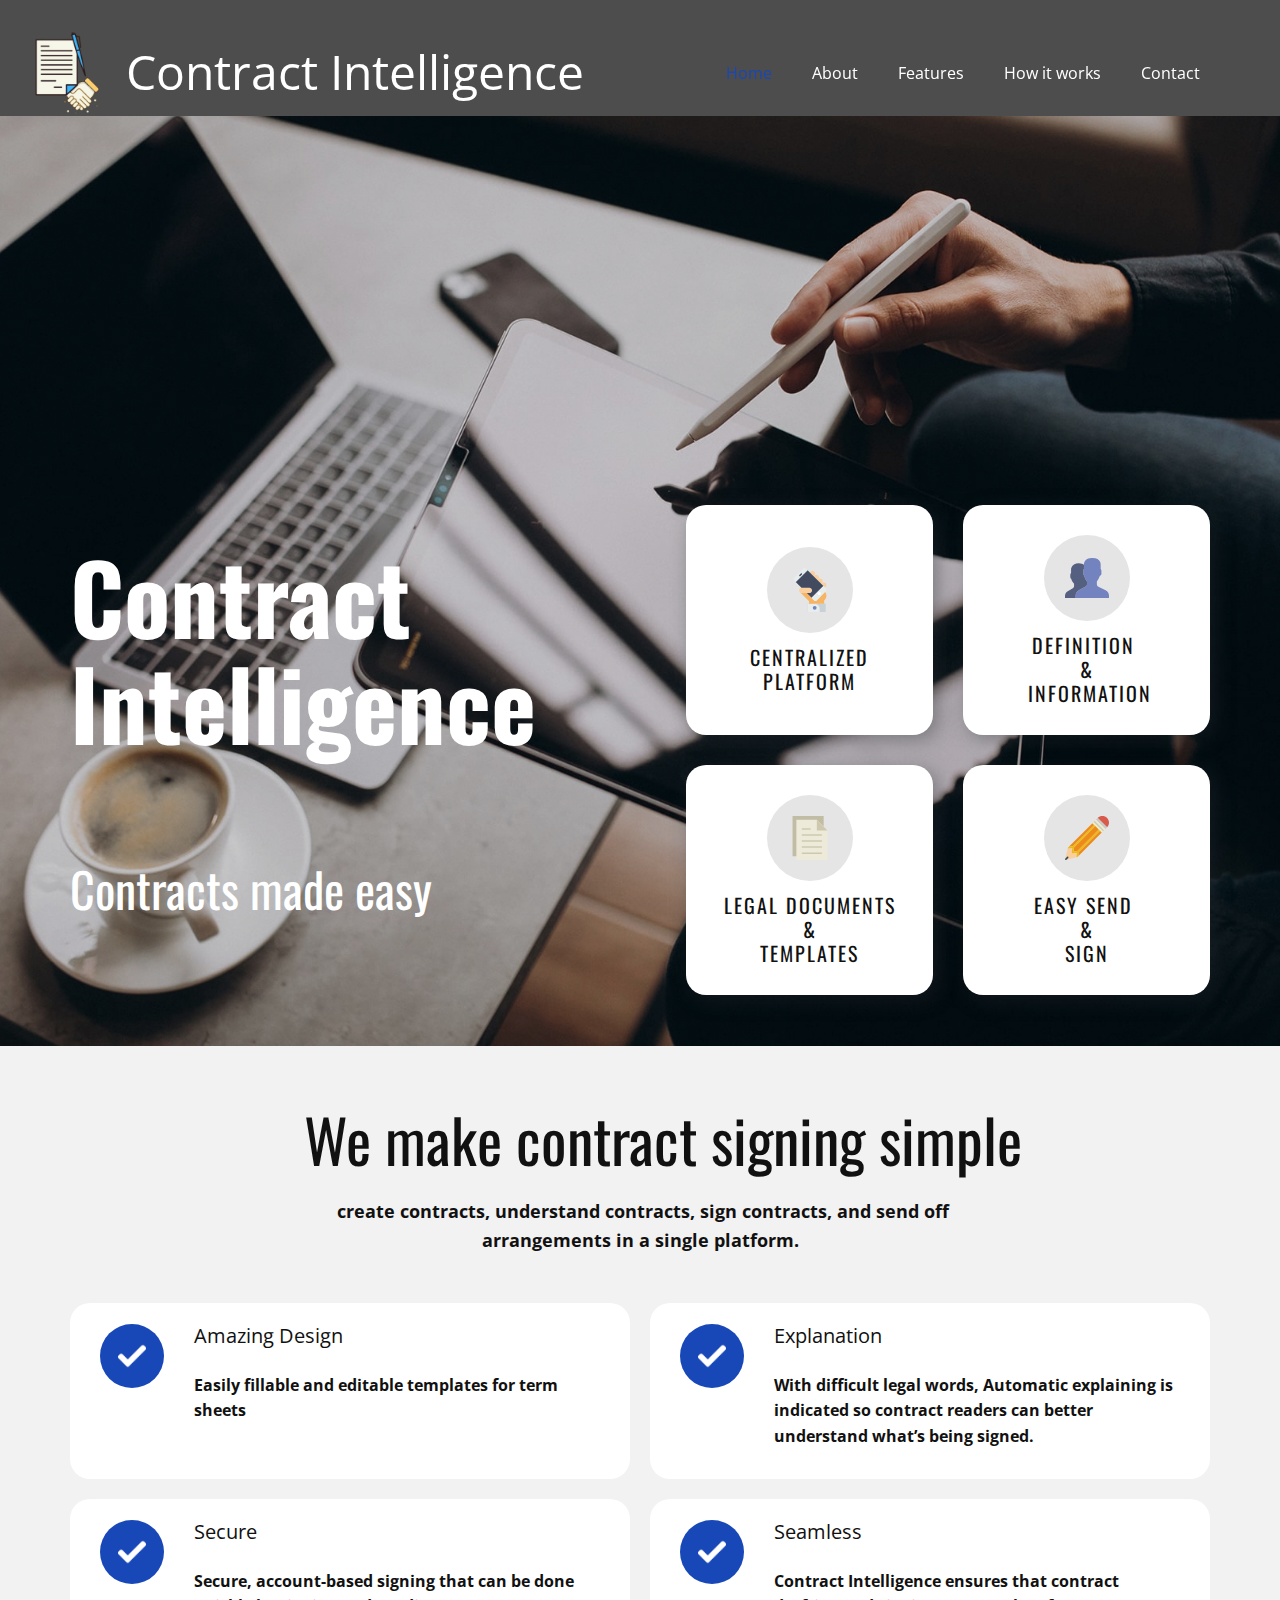
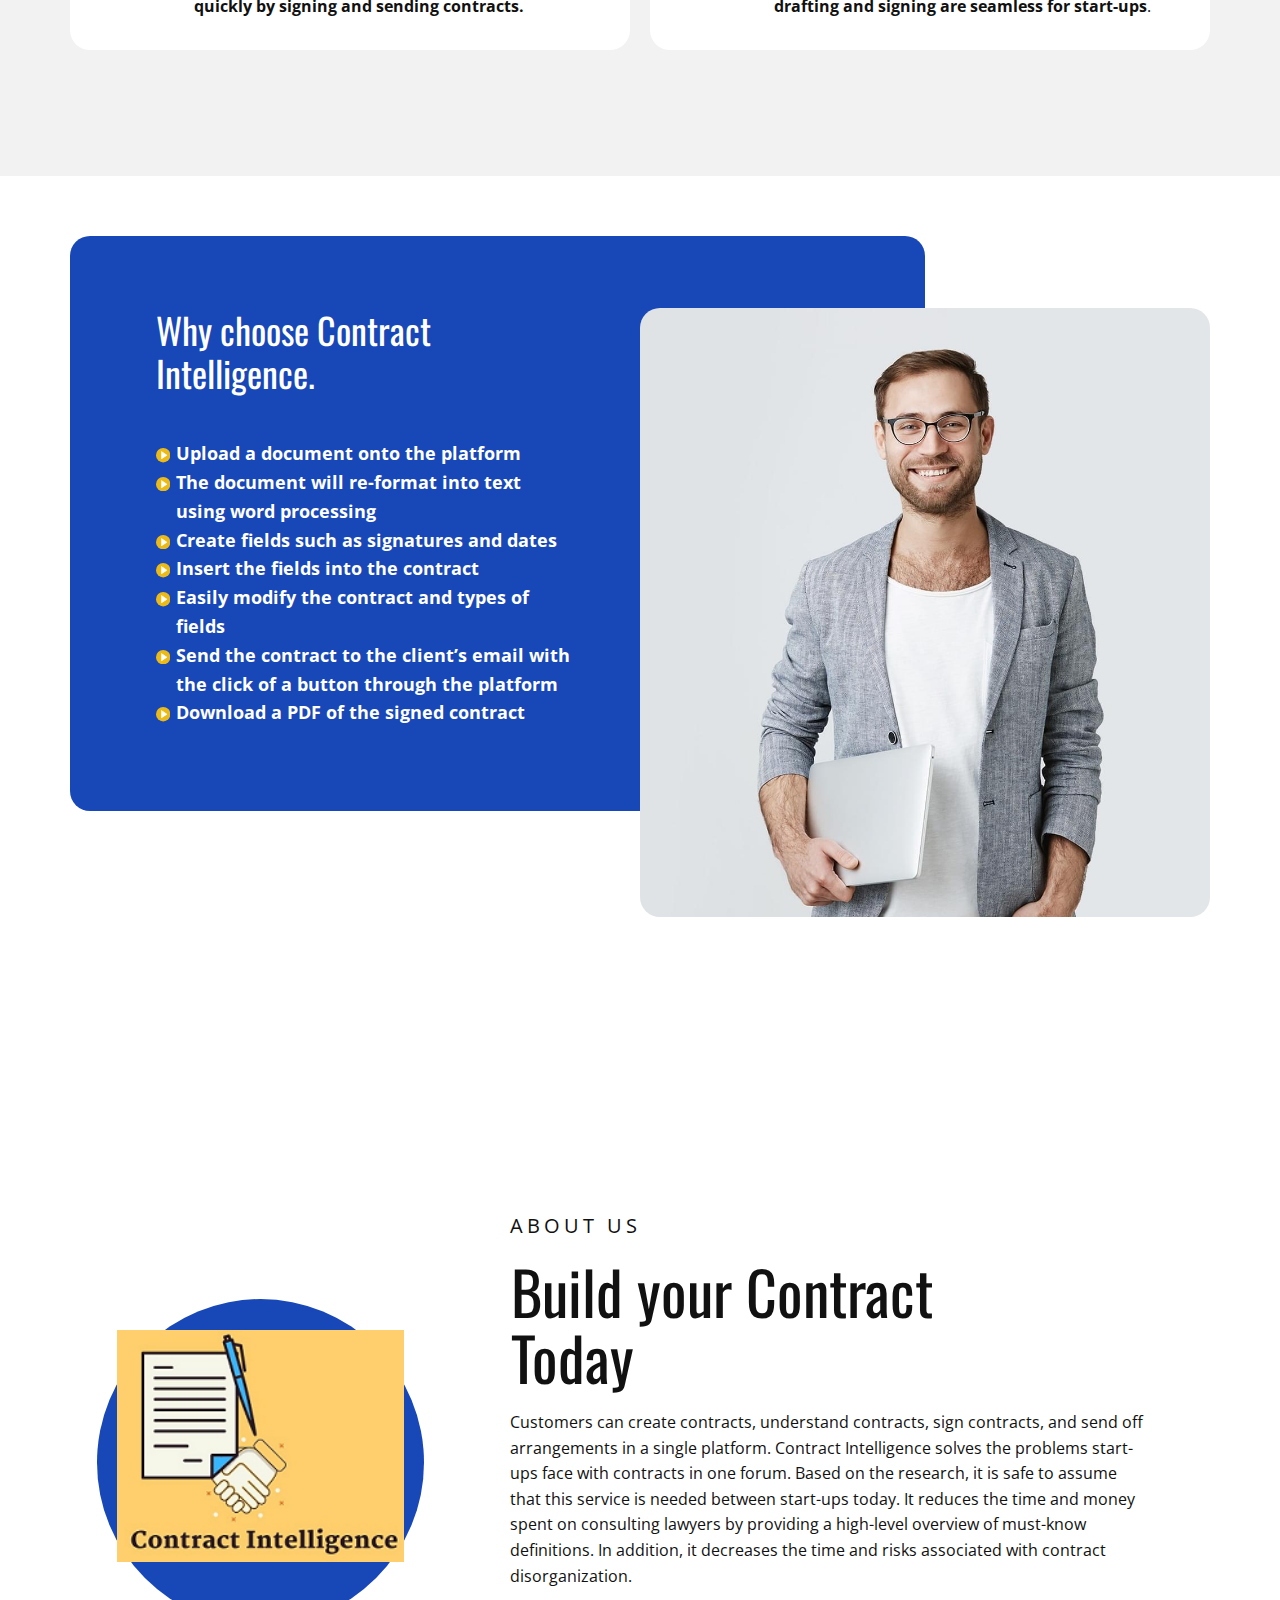
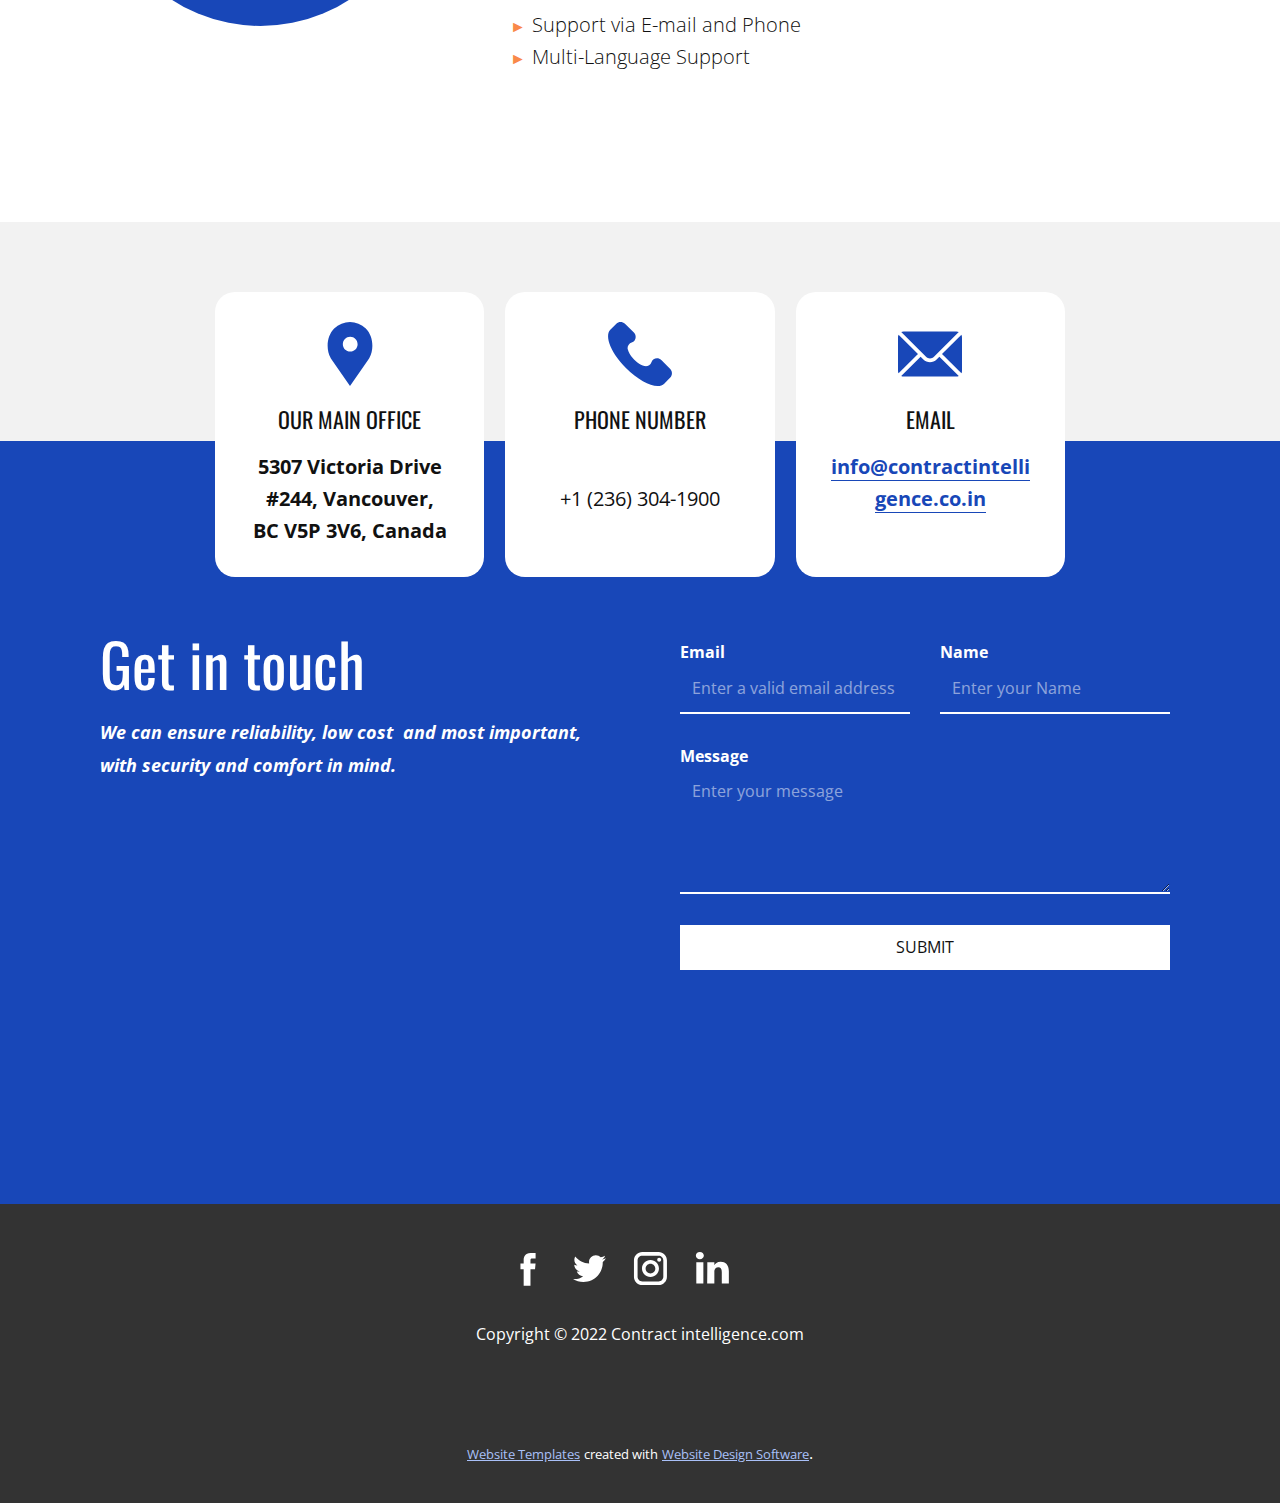
<file: index.html>
<!DOCTYPE html>
<html style="font-size: 16px;" lang="en"><head>
    <meta name="viewport" content="width=device-width, initial-scale=1.0">
    <meta charset="utf-8">
    <meta name="keywords" content="Mobile App Development, ​We create super-awesome designs, ​Build your dream website today, ​Let&amp;apos;s Get Started, ​How We Help People, Effective Teams, Get in touch">
    <meta name="description" content="">
    <title>Home</title>
    <link rel="stylesheet" href="nicepage.css" media="screen">
<link rel="stylesheet" href="Home.css" media="screen">
    <script class="u-script" type="text/javascript" src="jquery.js" defer=""></script>
    <script class="u-script" type="text/javascript" src="nicepage.js" defer=""></script>
    <meta name="generator" content="Nicepage 4.18.5, nicepage.com">
    <link rel="icon" href="images/favicon.png">
    <link id="u-theme-google-font" rel="stylesheet" href="https://fonts.googleapis.com/css?family=Oswald:200,300,400,500,600,700|Open+Sans:300,300i,400,400i,500,500i,600,600i,700,700i,800,800i">
    <link id="u-page-google-font" rel="stylesheet" href="https://fonts.googleapis.com/css?family=Oswald:200,300,400,500,600,700">
    
    
    
    
    
    
    <script type="application/ld+json">{
		"@context": "http://schema.org",
		"@type": "Organization",
		"name": "Site2",
		"logo": "/images/Untitleddesign2.png",
		"sameAs": [
				"https://www.facebook.com/Contract-Intelligence-106876191907930",
				"https://twitter.com",
				"  https://www.instagram.com/contractintelligence/",
				"https://www.linkedin.com/company/contractintelligence/"
		]
}</script>
    <meta name="theme-color" content="#1847b8">
    <meta name="twitter:site" content="@">
    <meta name="twitter:card" content="summary_large_image">
    <meta name="twitter:title" content="Home">
    <meta name="twitter:description" content="Site2">
    <meta property="og:title" content="Home">
    <meta property="og:description" content="">
    <meta property="og:type" content="website">
  </head>
  <body data-home-page="Home.html" data-home-page-title="Home" class="u-body u-overlap u-overlap-contrast u-xl-mode" data-lang="en"><header class="u-clearfix u-grey-70 u-header u-sticky u-sticky-a648 u-header" id="sec-8ac9"><style class="u-sticky-style" data-style-id="a648">.u-sticky-fixed.u-sticky-a648, .u-body.u-sticky-fixed .u-sticky-a648 {
box-shadow: 0 -2px 8px 0 rgba(128,128,128,1) !important
}</style><div class="u-clearfix u-sheet u-sheet-1">
        <p class="u-text u-text-default u-text-1">Contract Intelligence</p>
        <a href="/Home.html#sec-2e45" class="u-image u-logo u-image-1" data-image-width="500" data-image-height="500" title="Home">
          <img src="/images/Untitleddesign2.png" class="u-logo-image u-logo-image-1">
        </a>
        <nav class="u-menu u-menu-one-level u-offcanvas u-menu-1" data-responsive-from="MD">
          <div class="menu-collapse" style="font-size: 1rem; letter-spacing: 0px;">
            <a class="u-button-style u-custom-left-right-menu-spacing u-custom-padding-bottom u-custom-text-color u-custom-top-bottom-menu-spacing u-nav-link u-text-active-palette-1-base u-text-hover-palette-2-base" href="#">
              <svg class="u-svg-link" viewBox="0 0 24 24"><use xmlns:xlink="http://www.w3.org/1999/xlink" xlink:href="#menu-hamburger"></use></svg>
              <svg class="u-svg-content" version="1.1" id="menu-hamburger" viewBox="0 0 16 16" x="0px" y="0px" xmlns:xlink="http://www.w3.org/1999/xlink" xmlns="http://www.w3.org/2000/svg"><g><rect y="1" width="16" height="2"></rect><rect y="7" width="16" height="2"></rect><rect y="13" width="16" height="2"></rect>
</g></svg>
            </a>
          </div>
          <div class="u-custom-menu u-nav-container">
            <ul class="u-nav u-spacing-20 u-unstyled u-nav-1"><li class="u-nav-item"><a class="u-button-style u-nav-link u-text-active-palette-1-base u-text-hover-palette-1-base" href="/Home.html" style="padding: 10px;">Home</a>
</li><li class="u-nav-item"><a class="u-button-style u-nav-link u-text-active-palette-1-base u-text-hover-palette-1-base" href="/Home.html#carousel_fd61" style="padding: 10px;">About</a>
</li><li class="u-nav-item"><a class="u-button-style u-nav-link u-text-active-palette-1-base u-text-hover-palette-1-base" href="/Home.html#carousel_e8ef" style="padding: 10px;">Features</a>
</li><li class="u-nav-item"><a class="u-button-style u-nav-link u-text-active-palette-1-base u-text-hover-palette-1-base" href="/Home.html#carousel_e34a" style="padding: 10px;">How it works</a>
</li><li class="u-nav-item"><a class="u-button-style u-nav-link u-text-active-palette-1-base u-text-hover-palette-1-base" href="/Home.html#carousel_7650" style="padding: 10px;">Contact</a>
</li></ul>
          </div>
          <div class="u-custom-menu u-nav-container-collapse">
            <div class="u-black u-container-style u-inner-container-layout u-opacity u-opacity-95 u-sidenav">
              <div class="u-inner-container-layout u-sidenav-overflow">
                <div class="u-menu-close"></div>
                <ul class="u-align-center u-nav u-popupmenu-items u-unstyled u-nav-2"><li class="u-nav-item"><a class="u-button-style u-nav-link" href="/Home.html">Home</a>
</li><li class="u-nav-item"><a class="u-button-style u-nav-link" href="/Home.html#carousel_fd61">About</a>
</li><li class="u-nav-item"><a class="u-button-style u-nav-link" href="/Home.html#carousel_e8ef">Features</a>
</li><li class="u-nav-item"><a class="u-button-style u-nav-link" href="/Home.html#carousel_e34a">How it works</a>
</li><li class="u-nav-item"><a class="u-button-style u-nav-link" href="/Home.html#carousel_7650">Contact</a>
</li></ul>
              </div>
            </div>
            <div class="u-black u-menu-overlay u-opacity u-opacity-70"></div>
          </div>
        </nav>
      </div></header> 
    <section class="u-align-right u-clearfix u-image u-shading u-section-1" id="sec-2e45">
      <div class="u-clearfix u-sheet u-sheet-1">
        <div class="u-list u-list-1">
          <div class="u-repeater u-repeater-1">
            <div class="u-align-center u-container-style u-list-item u-radius-20 u-repeater-item u-shape-round u-video-cover u-white u-list-item-1">
              <div class="u-container-layout u-similar-container u-valign-middle u-container-layout-1"><span class="u-grey-10 u-icon u-icon-circle u-icon-1"><svg class="u-svg-link" preserveAspectRatio="xMidYMin slice" viewBox="0 0 58 58" style=""><use xmlns:xlink="http://www.w3.org/1999/xlink" xlink:href="#svg-2ba3"></use></svg><svg class="u-svg-content" viewBox="0 0 58 58" x="0px" y="0px" id="svg-2ba3" style="enable-background:new 0 0 58 58;"><rect x="25.677" y="47" style="fill:#C8D2D6;" width="24" height="11"></rect><path style="fill:#E7ECED;" d="M41.677,58h-16V47h9.426c3.631,0,6.574,2.943,6.574,6.574V58z"></path><circle style="fill:#7383BF;" cx="35.177" cy="52.5" r="2.5"></circle><path style="fill:#FBCE9D;" d="M33.581,10.702c1.233-0.542,2.096-1.77,2.096-3.202c0-1.933-1.567-3.5-3.5-3.5
	c-1.433,0-2.661,0.863-3.202,2.096L33.581,10.702z"></path><path style="fill:#FBCE9D;" d="M38.581,15.702c1.233-0.542,2.096-1.77,2.096-3.202c0-1.933-1.567-3.5-3.5-3.5
	c-1.433,0-2.661,0.863-3.202,2.096L38.581,15.702z"></path><path style="fill:#FBCE9D;" d="M43.581,20.702c1.233-0.542,2.096-1.77,2.096-3.202c0-1.933-1.567-3.5-3.5-3.5
	c-1.433,0-2.661,0.863-3.202,2.096L43.581,20.702z"></path><path style="fill:#FBCE9D;" d="M48.581,25.702c1.233-0.542,2.096-1.77,2.096-3.202c0-1.933-1.567-3.5-3.5-3.5
	c-1.433,0-2.661,0.863-3.202,2.096L48.581,25.702z"></path><path style="fill:#FBCE9D;" d="M28.177,33h-10c-1.925,0-3.5-1.575-3.5-3.5v0c0-1.925,1.575-3.5,3.5-3.5h10
	c1.925,0,3.5,1.575,3.5,3.5v0C31.677,31.425,30.102,33,28.177,33z"></path><g><path style="fill:#F7B563;" d="M48.813,31.563l-11.12,11.12c-0.896,0.896-2.349,0.896-3.244,0L24.767,33h-6.589
		c-0.578,0.283-2.155-0.738-1.55-0.219l10.812,10.77c0.074,0.074,0.16,0.127,0.238,0.194V47h20v-4.51c1.819-1.369,3-3.538,3-5.99
		C50.677,34.607,49.97,32.883,48.813,31.563z"></path>
</g><path style="fill:#424A60;" d="M25.769,2.889L10.212,18.446l7.592,7.592C17.929,26.025,18.05,26,18.177,26h10
	c1.925,0,3.5,1.575,3.5,3.5s-1.575,3.5-3.5,3.5h-3.411l6.355,6.355l15.556-15.557L25.769,2.889z"></path><g><path style="fill:#E7ECED;" d="M25.769,2.889l-2.217-2.217c-0.896-0.896-2.349-0.896-3.244,0L7.995,12.984
		c-0.896,0.896-0.896,2.349,0,3.245l2.217,2.217L25.769,2.889z"></path><path style="fill:#E7ECED;" d="M50.005,27.126l-3.328-3.328L31.121,39.355l3.327,3.327c0.896,0.896,2.349,0.896,3.244,0
		l12.312-12.312C50.901,29.475,50.901,28.022,50.005,27.126z"></path>
</g><circle style="fill:#FFFFFF;" cx="41.177" cy="33.5" r="2"></circle><path style="fill:#424A60;" d="M15.677,11c-0.256,0-0.512-0.098-0.707-0.293c-0.391-0.391-0.391-1.023,0-1.414l2-2
	c0.391-0.391,1.023-0.391,1.414,0s0.391,1.023,0,1.414l-2,2C16.189,10.902,15.933,11,15.677,11z"></path></svg></span>
                <h4 class="u-text u-text-1">Centralized platform</h4>
              </div>
            </div>
            <div class="u-align-center u-container-style u-list-item u-radius-20 u-repeater-item u-shape-round u-video-cover u-white u-list-item-2">
              <div class="u-container-layout u-similar-container u-valign-middle u-container-layout-2"><span class="u-grey-10 u-icon u-icon-circle u-icon-2" data-animation-name="" data-animation-duration="0" data-animation-delay="0" data-animation-direction=""><svg class="u-svg-link" preserveAspectRatio="xMidYMin slice" viewBox="0 0 58 58" style=""><use xmlns:xlink="http://www.w3.org/1999/xlink" xlink:href="#svg-54a7"></use></svg><svg class="u-svg-content" viewBox="0 0 58 58" x="0px" y="0px" id="svg-54a7" style="enable-background:new 0 0 58 58;"><path style="fill:#7383BF;" d="M53.566,45.283l-9.552-4.776C42.78,39.89,42,38.628,42,37.248V33.5
	c0.268-0.305,0.576-0.698,0.904-1.162c1.302-1.838,2.286-3.861,2.969-5.984C47.098,25.977,48,24.845,48,23.5v-4
	c0-0.88-0.391-1.667-1-2.217V11.5c0,0,1.187-9-11-9c-12.188,0-11,9-11,9v5.783c-0.609,0.55-1,1.337-1,2.217v4
	c0,1.054,0.554,1.981,1.383,2.517C26.382,30.369,29,33.5,29,33.5v3.655c0,1.333-0.728,2.56-1.899,3.198L18.18,45.22
	C15.603,46.625,14,49.326,14,52.261V55.5h44v-3.043C58,49.419,56.283,46.642,53.566,45.283z"></path><path style="fill:#556080;" d="M18.18,45.22l5.946-3.243c-0.034-0.033-0.005-0.043,0.065-0.036l2.91-1.587
	C28.272,39.715,29,38.489,29,37.155V33.5c0,0-1.062-1.275-2.092-3.323h0c0-0.001-0.001-0.002-0.001-0.003
	c-0.135-0.268-0.268-0.551-0.399-0.844c-0.018-0.041-0.036-0.08-0.054-0.121c-0.133-0.303-0.263-0.616-0.386-0.944
	c-0.008-0.021-0.015-0.044-0.023-0.065c-0.108-0.29-0.209-0.589-0.306-0.896c-0.026-0.084-0.052-0.167-0.077-0.251
	c-0.101-0.338-0.196-0.682-0.278-1.038C24.554,25.481,24,24.554,24,23.5v-4c0-0.88,0.391-1.667,1-2.217v-5.648
	C23.587,10.539,21.397,9.5,18,9.5c-9.563,0-10,8-10,8v4.995c-0.526,0.475-1,1.154-1,1.914v3.455c0,0.911,0.479,1.711,1.194,2.174
	c0.863,3.758,3.76,6.463,3.76,6.463v3.157c0,1.151-0.629,2.211-1.64,2.762L3.61,46.622C1.385,47.836,0,50.168,0,52.703V55.5h14
	v-3.239C14,49.326,15.603,46.625,18.18,45.22z"></path></svg></span>
                <h4 class="u-text u-text-2">definition&nbsp;<br>&amp;<br>&nbsp;information
                </h4>
              </div>
            </div>
            <div class="u-align-center u-container-style u-list-item u-radius-20 u-repeater-item u-shape-round u-video-cover u-white u-list-item-3">
              <div class="u-container-layout u-similar-container u-valign-middle u-container-layout-3"><span class="u-grey-10 u-icon u-icon-circle u-icon-3" data-animation-name="" data-animation-duration="0" data-animation-delay="0" data-animation-direction=""><svg class="u-svg-link" preserveAspectRatio="xMidYMin slice" viewBox="0 0 58 58" style=""><use xmlns:xlink="http://www.w3.org/1999/xlink" xlink:href="#svg-569b"></use></svg><svg class="u-svg-content" viewBox="0 0 58 58" x="0px" y="0px" id="svg-569b" style="enable-background:new 0 0 58 58;"><polygon style="fill:#EDEADA;" points="52,19 38,5 11,5 11,58 52,58 "></polygon><polygon style="fill:#C1BCA4;" points="11,5 38,5 47,14 47,0 6,0 6,53 11,53 "></polygon><g><path style="fill:#CEC9AE;" d="M19,26h25c0.552,0,1-0.447,1-1s-0.448-1-1-1H19c-0.552,0-1,0.447-1,1S18.448,26,19,26z"></path><path style="fill:#CEC9AE;" d="M19,18h10c0.552,0,1-0.447,1-1s-0.448-1-1-1H19c-0.552,0-1,0.447-1,1S18.448,18,19,18z"></path><path style="fill:#CEC9AE;" d="M44,32H19c-0.552,0-1,0.447-1,1s0.448,1,1,1h25c0.552,0,1-0.447,1-1S44.552,32,44,32z"></path><path style="fill:#CEC9AE;" d="M44,40H19c-0.552,0-1,0.447-1,1s0.448,1,1,1h25c0.552,0,1-0.447,1-1S44.552,40,44,40z"></path><path style="fill:#CEC9AE;" d="M44,48H19c-0.552,0-1,0.447-1,1s0.448,1,1,1h25c0.552,0,1-0.447,1-1S44.552,48,44,48z"></path>
</g><polygon style="fill:#CEC9AE;" points="38,5 38,19 52,19 "></polygon></svg></span>
                <h4 class="u-text u-text-3">legal documents &amp;<br>Templates
                </h4>
              </div>
            </div>
            <div class="u-align-center u-container-style u-list-item u-radius-20 u-repeater-item u-shape-round u-video-cover u-white u-list-item-4">
              <div class="u-container-layout u-similar-container u-valign-middle u-container-layout-4"><span class="u-grey-10 u-icon u-icon-circle u-icon-4" data-animation-name="" data-animation-duration="0" data-animation-delay="0" data-animation-direction=""><svg class="u-svg-link" preserveAspectRatio="xMidYMin slice" viewBox="0 0 53.255 53.255" style=""><use xmlns:xlink="http://www.w3.org/1999/xlink" xlink:href="#svg-9b49"></use></svg><svg class="u-svg-content" viewBox="0 0 53.255 53.255" x="0px" y="0px" id="svg-9b49" style="enable-background:new 0 0 53.255 53.255;"><path style="fill:#D75A4A;" d="M39.598,2.343c3.124-3.124,8.19-3.124,11.314,0s3.124,8.19,0,11.314L39.598,2.343z"></path><polygon style="fill:#ED8A19;" points="42.426,17.899 16.512,43.814 15.982,48.587 44.548,20.02 44.548,20.02 "></polygon><polygon style="fill:#ED8A19;" points="10.325,42.93 15.098,42.4 41.012,16.485 36.77,12.243 10.855,38.157 "></polygon><polygon style="fill:#ED8A19;" points="35.356,10.829 33.234,8.707 33.234,8.707 4.668,37.273 9.441,36.743 "></polygon><polygon style="fill:#C7CAC7;" points="48.79,15.778 48.79,15.778 50.912,13.657 39.598,2.343 37.476,4.465 37.477,4.465 "></polygon><polygon style="fill:#C7CAC7;" points="36.062,5.879 36.062,5.879 34.648,7.293 34.648,7.293 45.962,18.606 45.962,18.606 
	47.376,17.192 47.376,17.192 "></polygon><path style="fill:#FBCE9D;" d="M14.424,44.488l-5.122,0.569c-0.036,0.004-0.073,0.006-0.109,0.006c0,0-0.001,0-0.001,0H9.192H9.192
	c-0.001,0-0.001,0-0.001,0c-0.036,0-0.073-0.002-0.109-0.006c-0.039-0.004-0.071-0.026-0.108-0.035
	c-0.072-0.017-0.141-0.035-0.207-0.067c-0.05-0.024-0.093-0.053-0.138-0.084c-0.057-0.04-0.109-0.083-0.157-0.134
	c-0.038-0.04-0.069-0.081-0.1-0.127c-0.038-0.057-0.069-0.116-0.095-0.181c-0.022-0.054-0.038-0.107-0.05-0.165
	c-0.007-0.032-0.024-0.059-0.028-0.092c-0.004-0.038,0.01-0.073,0.01-0.11c0-0.038-0.014-0.072-0.01-0.11l0.569-5.122l-5.122,0.569
	c-0.037,0.004-0.075,0.006-0.111,0.006c-0.079,0-0.152-0.024-0.227-0.042L0.442,51.399l2.106-2.106c0.391-0.391,1.023-0.391,1.414,0
	s0.391,1.023,0,1.414l-2.106,2.106l12.03-2.864c-0.026-0.109-0.043-0.222-0.03-0.339L14.424,44.488z"></path><path style="fill:#38454F;" d="M3.962,49.293c-0.391-0.391-1.023-0.391-1.414,0l-2.106,2.106L0,53.255l1.856-0.442l2.106-2.106
	C4.352,50.316,4.352,49.684,3.962,49.293z"></path><polygon style="fill:#F2ECBF;" points="48.79,15.778 37.477,4.465 37.476,4.465 36.062,5.879 36.062,5.879 47.376,17.192 
	47.376,17.192 48.79,15.778 "></polygon><path style="fill:#EBBA16;" d="M41.012,16.485L15.098,42.4l-4.773,0.53l0.53-4.773L36.77,12.243l-1.414-1.414L9.441,36.743
	l-4.773,0.53l-1.133,1.133l-0.228,0.957c0.075,0.018,0.147,0.042,0.227,0.042c0.036,0,0.074-0.002,0.111-0.006l5.122-0.569
	l-0.569,5.122c-0.004,0.038,0.01,0.073,0.01,0.11c0,0.038-0.014,0.072-0.01,0.11c0.004,0.033,0.021,0.06,0.028,0.092
	c0.012,0.057,0.029,0.112,0.05,0.165c0.026,0.064,0.057,0.124,0.095,0.181c0.03,0.045,0.063,0.088,0.1,0.127
	c0.047,0.05,0.1,0.094,0.157,0.134c0.044,0.031,0.089,0.061,0.138,0.084c0.065,0.031,0.135,0.05,0.207,0.067
	c0.038,0.009,0.069,0.03,0.108,0.035c0.036,0.004,0.072,0.006,0.109,0.006h0.001h0h0.001h0.001c0,0,0.001,0,0.001,0h0
	c0.035,0,0.072-0.002,0.109-0.006l5.122-0.569l-0.569,5.122c-0.013,0.118,0.004,0.23,0.03,0.339l0.963-0.229l1.133-1.132l0.53-4.773
	l25.914-25.915L41.012,16.485z"></path><polygon style="fill:#F2ECBF;" points="45.962,18.606 34.648,7.293 34.648,7.293 33.234,8.707 33.234,8.707 35.356,10.829 
	36.77,12.243 41.012,16.485 42.426,17.899 44.548,20.02 44.548,20.02 45.962,18.606 "></polygon></svg></span>
                <h4 class="u-text u-text-4">Easy send&nbsp;<br>&amp;<br>sign
                </h4>
              </div>
            </div>
          </div>
        </div>
        <h1 class="u-align-left u-custom-font u-font-oswald u-text u-text-body-alt-color u-text-5">Contract Intelligence<br>
          <br>
        </h1>
        <h3 class="u-align-left u-text u-text-white u-text-6">Contracts made easy</h3>
      </div>
    </section>
    <section class="u-align-center-lg u-align-center-md u-align-center-xl u-align-left-sm u-align-left-xs u-clearfix u-grey-5 u-section-2" id="carousel_e8ef">
      <div class="u-clearfix u-sheet u-sheet-1">
        <h2 class="u-text u-text-1"> We make contract signing simple</h2>
        <p class="u-text u-text-2"><b>&nbsp;create contracts, understand contracts, sign contracts, and send off arrangements in a single platform.</b>
        </p>
        <div class="u-expanded-width u-list u-list-1">
          <div class="u-repeater u-repeater-1">
            <div class="u-align-left u-container-style u-list-item u-radius-20 u-repeater-item u-shape-round u-white u-list-item-1">
              <div class="u-container-layout u-similar-container u-container-layout-1"><span class="u-file-icon u-icon u-icon-circle u-palette-1-base u-text-white u-icon-1"><img src="/images/1828743-b773816f.png" alt=""></span>
                <h5 class="u-custom-font u-text u-text-font u-text-3">Amazing Design</h5>
                <p class="u-text u-text-4"><b>Easily fillable and editable templates for term sheets&nbsp;</b>
                </p>
              </div>
            </div>
            <div class="u-align-left u-container-style u-list-item u-radius-20 u-repeater-item u-shape-round u-white u-list-item-2">
              <div class="u-container-layout u-similar-container u-container-layout-2"><span class="u-file-icon u-icon u-icon-circle u-palette-1-base u-text-white u-icon-2"><img src="/images/1828743-b773816f.png" alt=""></span>
                <h5 class="u-custom-font u-text u-text-font u-text-5">Explanation</h5>
                <p class="u-text u-text-6"><b>With difficult legal words, Automatic explaining is indicated so contract readers can better understand what’s being signed.&nbsp;</b>
                </p>
              </div>
            </div>
            <div class="u-align-left u-container-style u-list-item u-radius-20 u-repeater-item u-shape-round u-white u-list-item-3">
              <div class="u-container-layout u-similar-container u-container-layout-3"><span class="u-file-icon u-icon u-icon-circle u-palette-1-base u-text-white u-icon-3"><img src="/images/1828743-b773816f.png" alt=""></span>
                <h5 class="u-custom-font u-text u-text-font u-text-7">Secure</h5>
                <p class="u-text u-text-8"><b>Secure, account-based signing that can be done quickly by signing and sending contracts.</b>
                </p>
              </div>
            </div>
            <div class="u-align-left u-container-style u-list-item u-radius-20 u-repeater-item u-shape-round u-white u-list-item-4">
              <div class="u-container-layout u-similar-container u-container-layout-4"><span class="u-file-icon u-icon u-icon-circle u-palette-1-base u-text-white u-icon-4"><img src="/images/1828743-b773816f.png" alt=""></span>
                <h5 class="u-custom-font u-text u-text-font u-text-9">Seamless</h5>
                <p class="u-text u-text-10"><b>Contract Intelligence ensures that contract drafting and signing are seamless for start-ups</b>.
                </p>
              </div>
            </div>
          </div>
        </div>
      </div>
    </section>
    <section class="u-clearfix u-section-3" id="carousel_e34a">
      <div class="u-clearfix u-sheet u-valign-middle-md u-valign-middle-sm u-valign-middle-xl u-valign-middle-xs u-sheet-1">
        <div class="u-expanded-width-md u-expanded-width-sm u-expanded-width-xs u-palette-1-base u-radius-20 u-shape u-shape-round u-shape-1"></div>
        <img class="u-image u-image-round u-radius-20 u-image-1" src="/images/vvv.jpg" data-image-width="1139" data-image-height="1080">
        <div class="u-container-style u-group u-group-1">
          <div class="u-container-layout u-container-layout-1">
            <h3 class="u-text u-text-body-alt-color u-text-default u-text-1"> Why choose Contract Intelligence.<br>
            </h3>
            <ul class="u-custom-list u-text u-text-2">
              <br>
              <li>
                <div class="u-list-icon u-list-icon-1">
                  <svg class="u-svg-content" viewBox="0 0 58 58" x="0px" y="0px" id="svg-9a6b" style="enable-background:new 0 0 58 58;"><circle style="fill:currentColor;" cx="29" cy="29" r="29"></circle><polygon style="fill:#FFFFFF;" points="44,29 22,44 22,29.273 22,14 "></polygon><path style="fill:#FFFFFF;" d="M22,45c-0.16,0-0.321-0.038-0.467-0.116C21.205,44.711,21,44.371,21,44V14 c0-0.371,0.205-0.711,0.533-0.884c0.328-0.174,0.724-0.15,1.031,0.058l22,15C44.836,28.36,45,28.669,45,29s-0.164,0.64-0.437,0.826 l-22,15C22.394,44.941,22.197,45,22,45z M23,15.893v26.215L42.225,29L23,15.893z"></path></svg>
                </div><b>
                  <span class="u-text-body-alt-color">Upload a document onto the platform</span></b>
              </li>
              <li>
                <div class="u-list-icon u-list-icon-2">
                  <svg class="u-svg-content" viewBox="0 0 58 58" x="0px" y="0px" id="svg-9a6b" style="enable-background:new 0 0 58 58;"><circle style="fill:currentColor;" cx="29" cy="29" r="29"></circle><polygon style="fill:#FFFFFF;" points="44,29 22,44 22,29.273 22,14 "></polygon><path style="fill:#FFFFFF;" d="M22,45c-0.16,0-0.321-0.038-0.467-0.116C21.205,44.711,21,44.371,21,44V14 c0-0.371,0.205-0.711,0.533-0.884c0.328-0.174,0.724-0.15,1.031,0.058l22,15C44.836,28.36,45,28.669,45,29s-0.164,0.64-0.437,0.826 l-22,15C22.394,44.941,22.197,45,22,45z M23,15.893v26.215L42.225,29L23,15.893z"></path></svg>
                </div>
                <span class="u-text-body-alt-color"><b>The document will re-format into text using word processing</b>
                </span>
              </li>
              <li>
                <div class="u-list-icon u-list-icon-3">
                  <svg class="u-svg-content" viewBox="0 0 58 58" x="0px" y="0px" id="svg-9a6b" style="enable-background:new 0 0 58 58;"><circle style="fill:currentColor;" cx="29" cy="29" r="29"></circle><polygon style="fill:#FFFFFF;" points="44,29 22,44 22,29.273 22,14 "></polygon><path style="fill:#FFFFFF;" d="M22,45c-0.16,0-0.321-0.038-0.467-0.116C21.205,44.711,21,44.371,21,44V14 c0-0.371,0.205-0.711,0.533-0.884c0.328-0.174,0.724-0.15,1.031,0.058l22,15C44.836,28.36,45,28.669,45,29s-0.164,0.64-0.437,0.826 l-22,15C22.394,44.941,22.197,45,22,45z M23,15.893v26.215L42.225,29L23,15.893z"></path></svg>
                </div><b>
                  <span class="u-text-white">Create fields such as signatures and dates</span></b>
              </li>
              <li>
                <div class="u-list-icon u-list-icon-4">
                  <svg class="u-svg-content" viewBox="0 0 58 58" x="0px" y="0px" id="svg-9a6b" style="enable-background:new 0 0 58 58;"><circle style="fill:currentColor;" cx="29" cy="29" r="29"></circle><polygon style="fill:#FFFFFF;" points="44,29 22,44 22,29.273 22,14 "></polygon><path style="fill:#FFFFFF;" d="M22,45c-0.16,0-0.321-0.038-0.467-0.116C21.205,44.711,21,44.371,21,44V14 c0-0.371,0.205-0.711,0.533-0.884c0.328-0.174,0.724-0.15,1.031,0.058l22,15C44.836,28.36,45,28.669,45,29s-0.164,0.64-0.437,0.826 l-22,15C22.394,44.941,22.197,45,22,45z M23,15.893v26.215L42.225,29L23,15.893z"></path></svg>
                </div>
                <span class="u-text-body-alt-color"><b>Insert the fields into the contract</b>
                </span>
              </li>
              <li>
                <div class="u-list-icon u-list-icon-5">
                  <svg class="u-svg-content" viewBox="0 0 58 58" x="0px" y="0px" id="svg-9a6b" style="enable-background:new 0 0 58 58;"><circle style="fill:currentColor;" cx="29" cy="29" r="29"></circle><polygon style="fill:#FFFFFF;" points="44,29 22,44 22,29.273 22,14 "></polygon><path style="fill:#FFFFFF;" d="M22,45c-0.16,0-0.321-0.038-0.467-0.116C21.205,44.711,21,44.371,21,44V14 c0-0.371,0.205-0.711,0.533-0.884c0.328-0.174,0.724-0.15,1.031,0.058l22,15C44.836,28.36,45,28.669,45,29s-0.164,0.64-0.437,0.826 l-22,15C22.394,44.941,22.197,45,22,45z M23,15.893v26.215L42.225,29L23,15.893z"></path></svg>
                </div>
                <span class="u-text-body-alt-color"><b>Easily modify the contract and types of fields</b>
                </span>
              </li>
              <li>
                <div class="u-list-icon u-list-icon-6">
                  <svg class="u-svg-content" viewBox="0 0 58 58" x="0px" y="0px" id="svg-9a6b" style="enable-background:new 0 0 58 58;"><circle style="fill:currentColor;" cx="29" cy="29" r="29"></circle><polygon style="fill:#FFFFFF;" points="44,29 22,44 22,29.273 22,14 "></polygon><path style="fill:#FFFFFF;" d="M22,45c-0.16,0-0.321-0.038-0.467-0.116C21.205,44.711,21,44.371,21,44V14 c0-0.371,0.205-0.711,0.533-0.884c0.328-0.174,0.724-0.15,1.031,0.058l22,15C44.836,28.36,45,28.669,45,29s-0.164,0.64-0.437,0.826 l-22,15C22.394,44.941,22.197,45,22,45z M23,15.893v26.215L42.225,29L23,15.893z"></path></svg>
                </div>
                <span class="u-text-body-alt-color"><b>Send the contract to the client’s email with the click of a button through the platform</b>
                </span>
              </li>
              <li>
                <div class="u-list-icon u-list-icon-7">
                  <svg class="u-svg-content" viewBox="0 0 58 58" x="0px" y="0px" id="svg-9a6b" style="enable-background:new 0 0 58 58;"><circle style="fill:currentColor;" cx="29" cy="29" r="29"></circle><polygon style="fill:#FFFFFF;" points="44,29 22,44 22,29.273 22,14 "></polygon><path style="fill:#FFFFFF;" d="M22,45c-0.16,0-0.321-0.038-0.467-0.116C21.205,44.711,21,44.371,21,44V14 c0-0.371,0.205-0.711,0.533-0.884c0.328-0.174,0.724-0.15,1.031,0.058l22,15C44.836,28.36,45,28.669,45,29s-0.164,0.64-0.437,0.826 l-22,15C22.394,44.941,22.197,45,22,45z M23,15.893v26.215L42.225,29L23,15.893z"></path></svg>
                </div>
                <span class="u-text-body-alt-color"><b>Download a PDF of the signed contract</b>
                </span>
              </li>
            </ul>
          </div>
        </div>
      </div>
    </section>
    <section class="u-clearfix u-section-4" id="carousel_fd61">
      <div class="u-clearfix u-sheet u-valign-middle u-sheet-1">
        <div class="u-clearfix u-expanded-width u-layout-wrap u-layout-wrap-1">
          <div class="u-layout">
            <div class="u-layout-row">
              <div class="u-container-style u-layout-cell u-size-20-lg u-size-20-xl u-size-28-md u-size-28-sm u-size-28-xs u-layout-cell-1">
                <div class="u-container-layout u-container-layout-1">
                  <div class="u-expanded-width-xs u-palette-1-base u-preserve-proportions u-shape u-shape-circle u-shape-1">
                    <div class="u-preserve-proportions-child" style="padding-top: 100%;"></div>
                  </div>
                  <img class="u-image u-image-contain u-image-round u-radius-30 u-image-1" src="/images/contr.png" alt="" data-image-width="222" data-image-height="180">
                </div>
              </div>
              <div class="u-align-left u-container-style u-layout-cell u-size-32-md u-size-32-sm u-size-32-xs u-size-40-lg u-size-40-xl u-layout-cell-2">
                <div class="u-container-layout u-container-layout-2">
                  <h5 class="u-custom-font u-text u-text-font u-text-1">about us</h5>
                  <h2 class="u-text u-text-2"> Build your Contract Today</h2>
                  <p class="u-text u-text-3">
                    <span style="font-weight: 700;"></span><b>
                      <span style="font-weight: 400;">Customers can create contracts, understand contracts, sign contracts, and send off arrangements in a single platform. Contract Intelligence solves the problems start-ups face with contracts in one forum. Based on the research, it is safe to assume that this service is needed between start-ups today. It reduces the time and money spent on consulting lawyers by providing a high-level overview of must-know definitions. In addition, it decreases the time and risks associated with contract disorganization.</span>&nbsp;</b>
                  </p>
                  <ul class="u-custom-list u-text u-text-default u-text-4">
                    <li>
                      <div class="u-list-icon u-text-palette-2-base">
                        <div xmlns="http://www.w3.org/2000/svg" xmlns:xlink="http://www.w3.org/1999/xlink" version="1.1" xml:space="preserve" class="u-svg-content">►</div>
                      </div> Support via E-mail and Phone
                    </li>
                    <li>
                      <div class="u-list-icon u-text-palette-2-base">
                        <div xmlns="http://www.w3.org/2000/svg" xmlns:xlink="http://www.w3.org/1999/xlink" version="1.1" xml:space="preserve" class="u-svg-content">►</div>
                      </div>Multi-Language Support
                    </li>
                  </ul>
                </div>
              </div>
            </div>
          </div>
        </div>
      </div>
    </section>
    <section class="u-clearfix u-palette-1-base u-section-5" id="carousel_7650">
      <div class="u-expanded-width u-grey-5 u-shape u-shape-rectangle u-shape-1"></div>
      <div class="u-list u-list-1">
        <div class="u-repeater u-repeater-1">
          <div class="u-align-center u-container-style u-list-item u-radius-20 u-repeater-item u-shape-round u-white u-list-item-1">
            <div class="u-container-layout u-similar-container u-valign-top u-container-layout-1"><span class="u-icon u-icon-circle u-text-palette-1-base u-icon-1" data-href="https://nicepage.com"><svg class="u-svg-link" preserveAspectRatio="xMidYMin slice" viewBox="0 0 52 52" style=""><use xmlns:xlink="http://www.w3.org/1999/xlink" xlink:href="#svg-077e"></use></svg><svg class="u-svg-content" viewBox="0 0 52 52" x="0px" y="0px" id="svg-077e" style="enable-background:new 0 0 52 52;"><path style="fill:currentColor;" d="M38.853,5.324L38.853,5.324c-7.098-7.098-18.607-7.098-25.706,0h0
	C6.751,11.72,6.031,23.763,11.459,31L26,52l14.541-21C45.969,23.763,45.249,11.72,38.853,5.324z M26.177,24c-3.314,0-6-2.686-6-6
	s2.686-6,6-6s6,2.686,6,6S29.491,24,26.177,24z"></path></svg></span>
              <h4 class="u-text u-text-1">our main office</h4>
              <p class="u-text u-text-2"><b>5307 Victoria Drive #244, Vancouver, BC&nbsp;V5P 3V6, Canada</b>
              </p>
            </div>
          </div>
          <div class="u-align-center u-container-style u-list-item u-radius-20 u-repeater-item u-shape-round u-white u-list-item-2">
            <div class="u-container-layout u-similar-container u-valign-top u-container-layout-2"><span class="u-icon u-icon-circle u-text-palette-1-base u-icon-2" data-href="https://nicepage.com"><svg class="u-svg-link" preserveAspectRatio="xMidYMin slice" viewBox="0 0 513.64 513.64" style=""><use xmlns:xlink="http://www.w3.org/1999/xlink" xlink:href="#svg-9786"></use></svg><svg class="u-svg-content" viewBox="0 0 513.64 513.64" x="0px" y="0px" id="svg-9786" style="enable-background:new 0 0 513.64 513.64;"><g><g><path d="M499.66,376.96l-71.68-71.68c-25.6-25.6-69.12-15.359-79.36,17.92c-7.68,23.041-33.28,35.841-56.32,30.72    c-51.2-12.8-120.32-79.36-133.12-133.12c-7.68-23.041,7.68-48.641,30.72-56.32c33.28-10.24,43.52-53.76,17.92-79.36l-71.68-71.68    c-20.48-17.92-51.2-17.92-69.12,0l-48.64,48.64c-48.64,51.2,5.12,186.88,125.44,307.2c120.32,120.32,256,176.641,307.2,125.44    l48.64-48.64C517.581,425.6,517.581,394.88,499.66,376.96z"></path>
</g>
</g></svg></span>
              <h4 class="u-text u-text-3">phone number</h4>
              <p class="u-text u-text-4">
                <br>+1 (236) 304-1900<br>
                <br>
              </p>
            </div>
          </div>
          <div class="u-align-center u-container-style u-list-item u-radius-20 u-repeater-item u-shape-round u-white u-list-item-3">
            <div class="u-container-layout u-similar-container u-valign-top u-container-layout-3"><span class="u-icon u-icon-circle u-text-palette-1-base u-icon-3" data-href="mailto:info@contractintelligence.co.in?subject=information"><svg class="u-svg-link" preserveAspectRatio="xMidYMin slice" viewBox="0 0 512 512" style=""><use xmlns:xlink="http://www.w3.org/1999/xlink" xlink:href="#svg-9f82"></use></svg><svg class="u-svg-content" viewBox="0 0 512 512" x="0px" y="0px" id="svg-9f82" style="enable-background:new 0 0 512 512;"><g><g><path d="M507.49,101.721L352.211,256L507.49,410.279c2.807-5.867,4.51-12.353,4.51-19.279V121    C512,114.073,510.297,107.588,507.49,101.721z"></path>
</g>
</g><g><g><path d="M467,76H45c-6.927,0-13.412,1.703-19.279,4.51l198.463,197.463c17.548,17.548,46.084,17.548,63.632,0L486.279,80.51    C480.412,77.703,473.927,76,467,76z"></path>
</g>
</g><g><g><path d="M4.51,101.721C1.703,107.588,0,114.073,0,121v270c0,6.927,1.703,13.413,4.51,19.279L159.789,256L4.51,101.721z"></path>
</g>
</g><g><g><path d="M331,277.211l-21.973,21.973c-29.239,29.239-76.816,29.239-106.055,0L181,277.211L25.721,431.49    C31.588,434.297,38.073,436,45,436h422c6.927,0,13.412-1.703,19.279-4.51L331,277.211z"></path>
</g>
</g></svg></span>
              <h4 class="u-text u-text-5">Email</h4>
              <p class="u-text u-text-6">
                <a href="mailto:hello@theme.com" class="u-active-none u-border-1 u-border-hover-palette-1-base u-border-no-left u-border-no-right u-border-no-top u-border-palette-1-base u-bottom-left-radius-0 u-bottom-right-radius-0 u-btn u-button-link u-button-style u-hover-none u-none u-radius-0 u-text-palette-1-base u-top-left-radius-0 u-top-right-radius-0 u-btn-1">info@contractintelligence.co.in</a>
              </p>
            </div>
          </div>
        </div>
      </div>
      <div class="u-clearfix u-layout-wrap u-layout-wrap-1">
        <div class="u-layout">
          <div class="u-layout-row">
            <div class="u-align-left u-container-style u-layout-cell u-left-cell u-size-30 u-layout-cell-1">
              <div class="u-container-layout u-container-layout-4">
                <h2 class="u-text u-text-default u-text-7">Get in touch</h2>
                <h6 class="u-custom-font u-text u-text-font u-text-8">We can ensure reliability, low cost&nbsp; and most important, with security and comfort in mind.</h6>
              </div>
            </div>
            <div class="u-container-style u-layout-cell u-right-cell u-size-30 u-layout-cell-2">
              <div class="u-container-layout u-valign-top u-container-layout-5">
                <div class="u-form u-form-1">
                  <form action="https://forms.nicepagesrv.com/Form/Process" class="u-clearfix u-form-spacing-30 u-form-vertical u-inner-form" style="padding: 10px" source="email" name="form">
                    <div class="u-form-email u-form-group u-form-partition-factor-2">
                      <label for="email-319a" class="u-label u-text-body-alt-color u-label-1">Email</label>
                      <input type="email" placeholder="Enter a valid email address" id="email-319a" name="email" class="u-border-2 u-border-no-left u-border-no-right u-border-no-top u-border-white u-input u-input-rectangle" required="">
                    </div>
                    <div class="u-form-group u-form-name u-form-partition-factor-2">
                      <label for="name-319a" class="u-label u-text-body-alt-color u-label-2">Name</label>
                      <input type="text" placeholder="Enter your Name" id="name-319a" name="name" class="u-border-2 u-border-no-left u-border-no-right u-border-no-top u-border-white u-input u-input-rectangle" required="">
                    </div>
                    <div class="u-form-group u-form-message">
                      <label for="message-319a" class="u-label u-text-body-alt-color u-label-3">Message</label>
                      <textarea placeholder="Enter your message" rows="4" cols="50" id="message-319a" name="message" class="u-border-2 u-border-no-left u-border-no-right u-border-no-top u-border-white u-input u-input-rectangle" required=""></textarea>
                    </div>
                    <div class="u-align-left u-form-group u-form-submit">
                      <a href="#" class="u-btn u-btn-submit u-button-style u-white u-btn-2">Submit</a>
                      <input type="submit" value="submit" class="u-form-control-hidden">
                    </div>
                    <div class="u-form-send-message u-form-send-success"> Thank you! Your message has been sent. </div>
                    <div class="u-form-send-error u-form-send-message"> Unable to send your message. Please fix errors then try again. </div>
                    <input type="hidden" value="" name="recaptchaResponse">
                    <input type="hidden" name="formServices" value="26cb387e224b83f12f602a28dbcc1a2c">
                  </form>
                </div>
              </div>
            </div>
          </div>
        </div>
      </div>
    </section>
    
    
    <footer class="u-align-center u-clearfix u-footer u-grey-80 u-footer" id="sec-60e0"><div class="u-clearfix u-sheet u-sheet-1">
        <div class="u-social-icons u-spacing-20 u-social-icons-1">
          <a class="u-social-url" target="_blank" href="https://www.facebook.com/Contract-Intelligence-106876191907930" title="Facebook"><span class="u-icon u-icon-circle u-social-facebook u-social-icon u-icon-1">
          <svg class="u-svg-link" preserveAspectRatio="xMidYMin slice" viewBox="0 0 112 112" style=""><use xmlns:xlink="http://www.w3.org/1999/xlink" xlink:href="#svg-f107"></use></svg>
          <svg x="0px" y="0px" viewBox="0 0 112 112" id="svg-f107" class="u-svg-content"><path d="M75.5,28.8H65.4c-1.5,0-4,0.9-4,4.3v9.4h13.9l-1.5,15.8H61.4v45.1H42.8V58.3h-8.8V42.4h8.8V32.2 c0-7.4,3.4-18.8,18.8-18.8h13.8v15.4H75.5z"></path></svg>
        </span>
          </a>
          <a class="u-social-url" target="_blank" href="https://twitter.com" title="Twitter"><span class="u-icon u-icon-circle u-social-icon u-social-twitter u-icon-2">
          <svg class="u-svg-link" preserveAspectRatio="xMidYMin slice" viewBox="0 0 112 112" style=""><use xmlns:xlink="http://www.w3.org/1999/xlink" xlink:href="#svg-e140"></use></svg>
          <svg x="0px" y="0px" viewBox="0 0 112 112" id="svg-e140" class="u-svg-content"><path d="M92.2,38.2c0,0.8,0,1.6,0,2.3c0,24.3-18.6,52.4-52.6,52.4c-10.6,0.1-20.2-2.9-28.5-8.2 c1.4,0.2,2.9,0.2,4.4,0.2c8.7,0,16.7-2.9,23-7.9c-8.1-0.2-14.9-5.5-17.3-12.8c1.1,0.2,2.4,0.2,3.4,0.2c1.6,0,3.3-0.2,4.8-0.7 c-8.4-1.6-14.9-9.2-14.9-18c0-0.2,0-0.2,0-0.2c2.5,1.4,5.4,2.2,8.4,2.3c-5-3.3-8.3-8.9-8.3-15.4c0-3.4,1-6.5,2.5-9.2 c9.1,11.1,22.7,18.5,38,19.2c-0.2-1.4-0.4-2.8-0.4-4.3c0.1-10,8.3-18.2,18.5-18.2c5.4,0,10.1,2.2,13.5,5.7c4.3-0.8,8.1-2.3,11.7-4.5 c-1.4,4.3-4.3,7.9-8.1,10.1c3.7-0.4,7.3-1.4,10.6-2.9C98.9,32.3,95.7,35.5,92.2,38.2z"></path></svg>
        </span>
          </a>
          <a class="u-social-url" target="_blank" href="  https://www.instagram.com/contractintelligence/" title="Instagram"><span class="u-icon u-icon-circle u-social-icon u-social-instagram u-icon-3">
          <svg class="u-svg-link" preserveAspectRatio="xMidYMin slice" viewBox="0 0 112 112" style=""><use xmlns:xlink="http://www.w3.org/1999/xlink" xlink:href="#svg-4718"></use></svg>
          <svg x="0px" y="0px" viewBox="0 0 112 112" id="svg-4718" class="u-svg-content"><path d="M55.9,32.9c-12.8,0-23.2,10.4-23.2,23.2s10.4,23.2,23.2,23.2s23.2-10.4,23.2-23.2S68.7,32.9,55.9,32.9z M55.9,69.4c-7.4,0-13.3-6-13.3-13.3c-0.1-7.4,6-13.3,13.3-13.3s13.3,6,13.3,13.3C69.3,63.5,63.3,69.4,55.9,69.4z"></path><path d="M79.7,26.8c-3,0-5.4,2.5-5.4,5.4s2.5,5.4,5.4,5.4c3,0,5.4-2.5,5.4-5.4S82.7,26.8,79.7,26.8z"></path><path d="M78.2,11H33.5C21,11,10.8,21.3,10.8,33.7v44.7c0,12.6,10.2,22.8,22.7,22.8h44.7c12.6,0,22.7-10.2,22.7-22.7 V33.7C100.8,21.1,90.6,11,78.2,11z M91,78.4c0,7.1-5.8,12.8-12.8,12.8H33.5c-7.1,0-12.8-5.8-12.8-12.8V33.7 c0-7.1,5.8-12.8,12.8-12.8h44.7c7.1,0,12.8,5.8,12.8,12.8V78.4z"></path></svg>
        </span>
          </a>
          <a class="u-social-url" target="_blank" href="https://www.linkedin.com/company/contractintelligence/" title="Linked-in"><span class="u-icon u-icon-circle u-social-icon u-social-linkedin u-icon-4">
          <svg class="u-svg-link" preserveAspectRatio="xMidYMin slice" viewBox="0 0 112 112" style=""><use xmlns:xlink="http://www.w3.org/1999/xlink" xlink:href="#svg-438b"></use></svg>
          <svg x="0px" y="0px" viewBox="0 0 112 112" id="svg-438b" class="u-svg-content"><path d="M33.8,96.8H14.5v-58h19.3V96.8z M24.1,30.9L24.1,30.9c-6.6,0-10.8-4.5-10.8-10.1c0-5.8,4.3-10.1,10.9-10.1 S34.9,15,35.1,20.8C35.1,26.4,30.8,30.9,24.1,30.9z M103.3,96.8H84.1v-31c0-7.8-2.7-13.1-9.8-13.1c-5.3,0-8.5,3.6-9.9,7.1 c-0.6,1.3-0.6,3-0.6,4.8V97H44.5c0,0,0.3-52.6,0-58h19.3v8.2c2.6-3.9,7.2-9.6,17.4-9.6c12.7,0,22.2,8.4,22.2,26.1V96.8z"></path></svg>
        </span>
          </a>
        </div>
        <p class="u-text u-text-default u-text-1">Copyright © 2022 Contract intelligence.com</p>
      </div></footer>
    <section class="u-backlink u-clearfix u-grey-80">
      <a class="u-link" href="https://nicepage.com/website-templates" target="_blank">
        <span>Website Templates</span>
      </a>
      <p class="u-text">
        <span>created with</span>
      </p>
      <a class="u-link" href="" target="_blank">
        <span>Website Design Software</span>
      </a>. 
    </section>
  
</body></html>
</file>
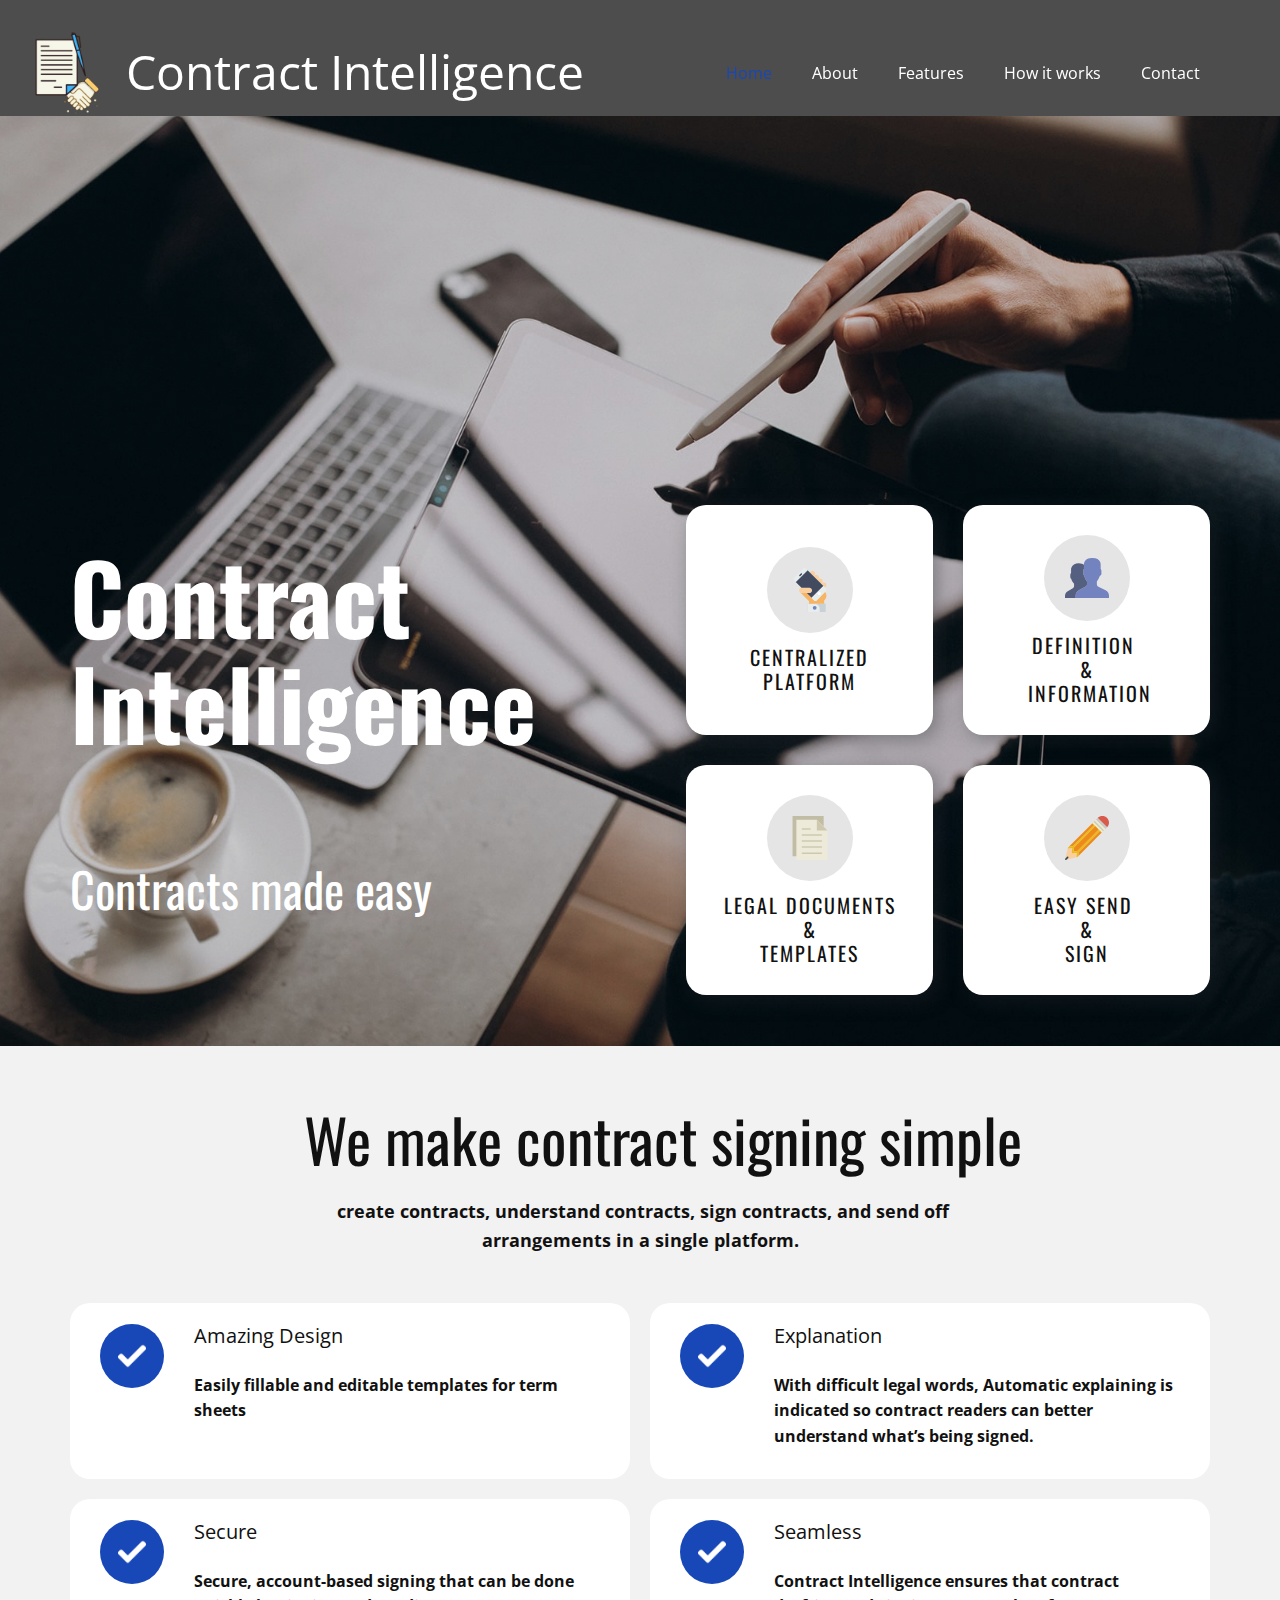
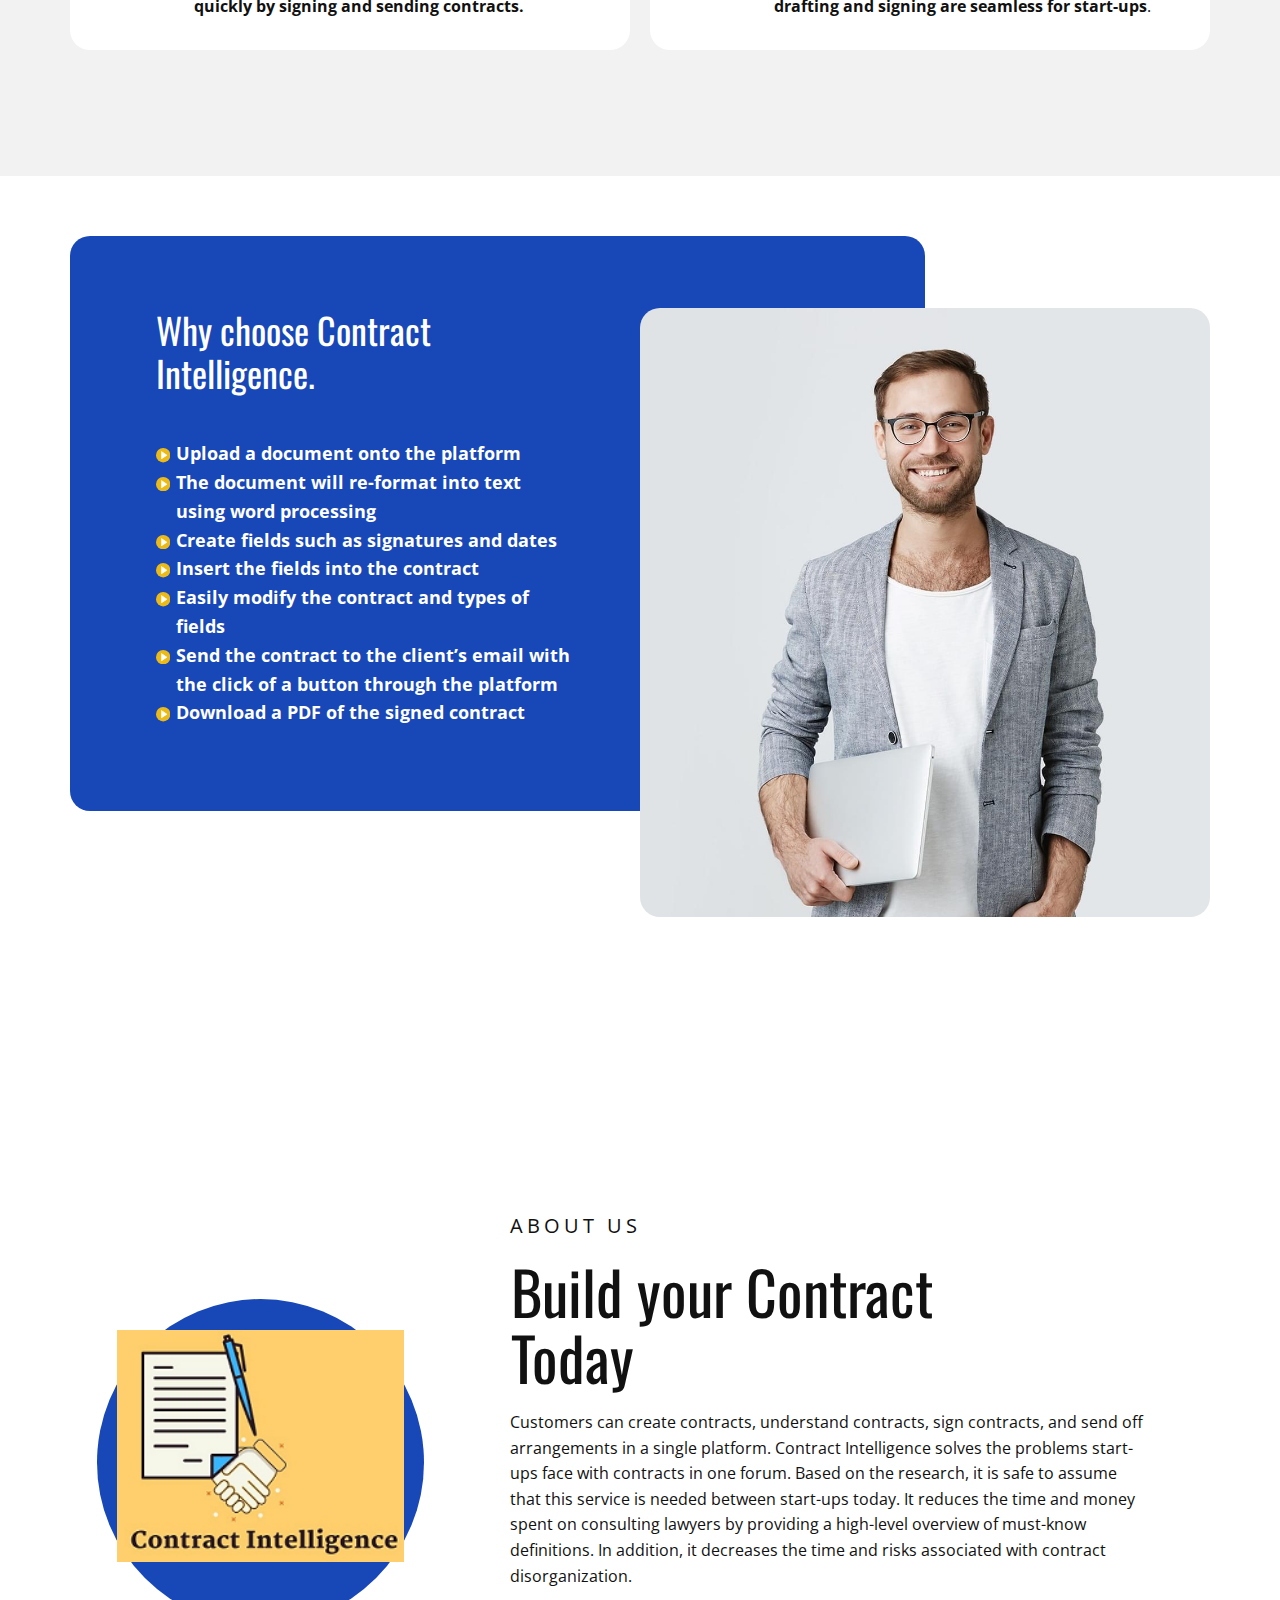
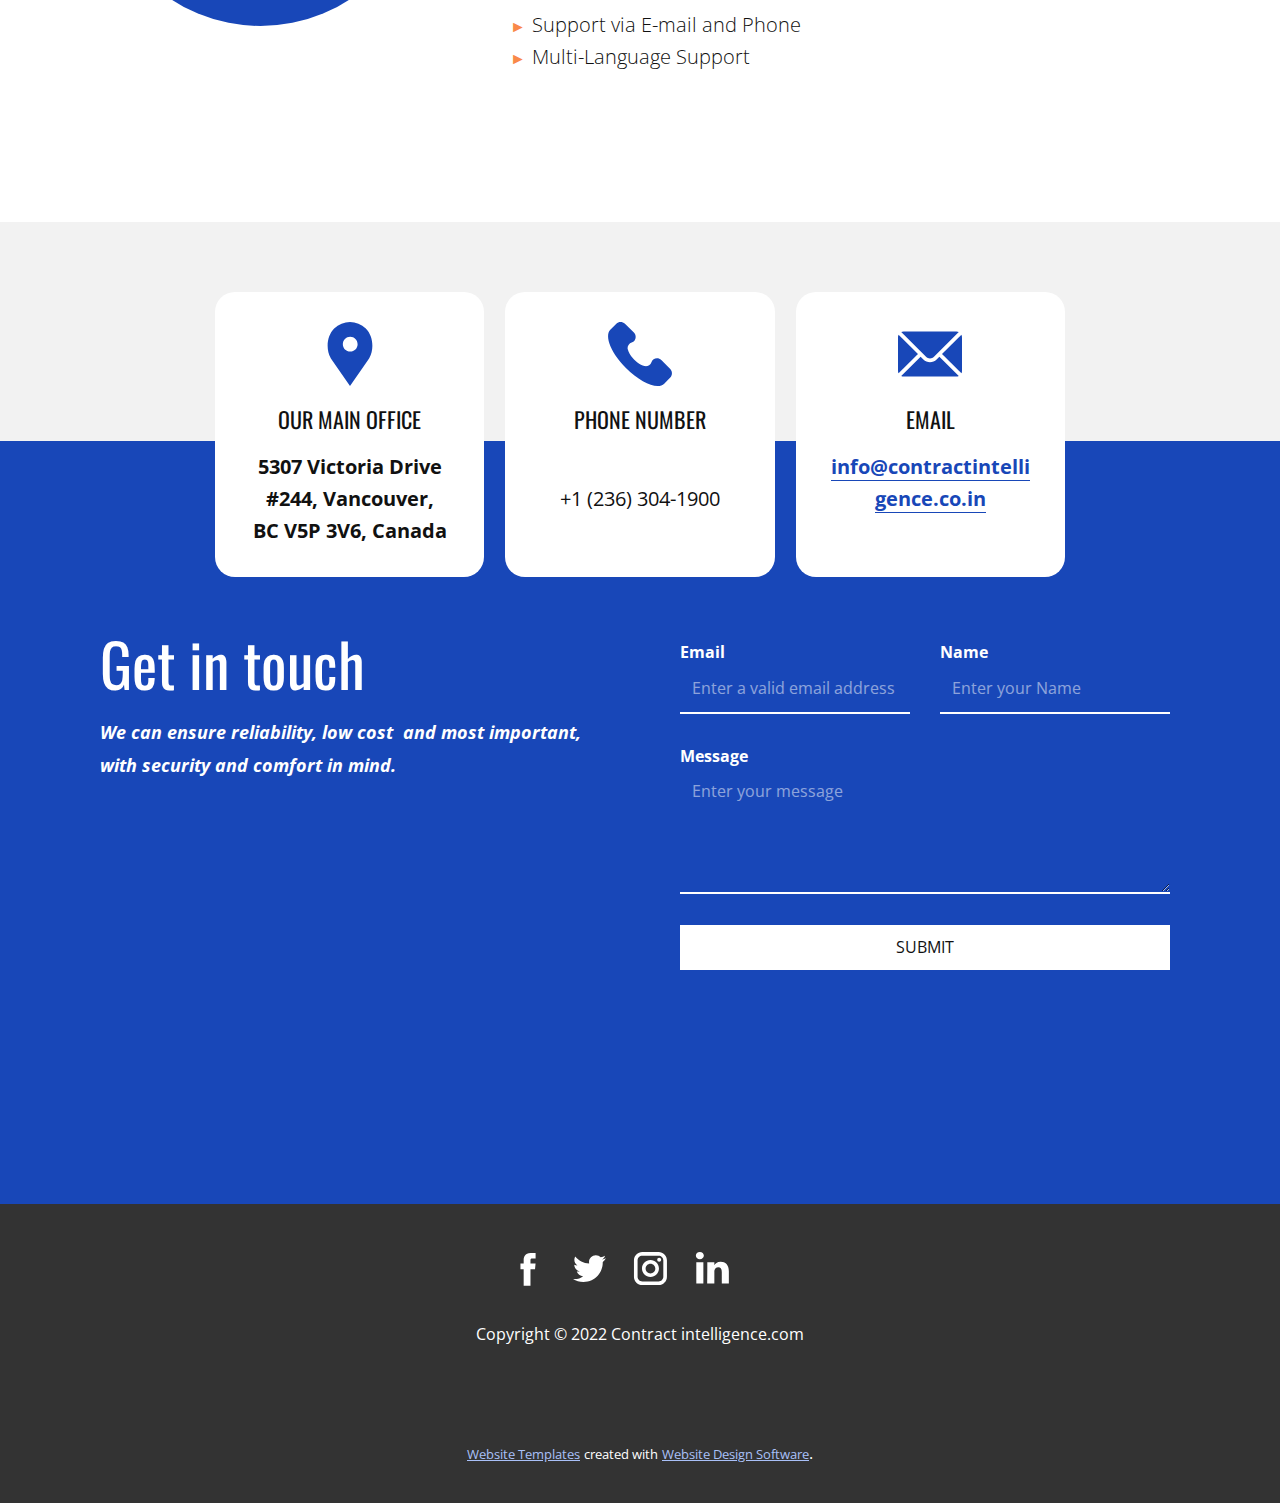
<file: Home.html>
<!DOCTYPE html>
<html style="font-size: 16px;" lang="en"><head>
    <meta name="viewport" content="width=device-width, initial-scale=1.0">
    <meta charset="utf-8">
    <meta name="keywords" content="Mobile App Development, ​We create super-awesome designs, ​Build your dream website today, ​Let&amp;apos;s Get Started, ​How We Help People, Effective Teams, Get in touch">
    <meta name="description" content="">
    <title>Home</title>
    <link rel="stylesheet" href="nicepage.css" media="screen">
<link rel="stylesheet" href="Home.css" media="screen">
    <script class="u-script" type="text/javascript" src="jquery.js" defer=""></script>
    <script class="u-script" type="text/javascript" src="nicepage.js" defer=""></script>
    <meta name="generator" content="Nicepage 4.18.5, nicepage.com">
    <link rel="icon" href="images/favicon.png">
    <link id="u-theme-google-font" rel="stylesheet" href="https://fonts.googleapis.com/css?family=Oswald:200,300,400,500,600,700|Open+Sans:300,300i,400,400i,500,500i,600,600i,700,700i,800,800i">
    <link id="u-page-google-font" rel="stylesheet" href="https://fonts.googleapis.com/css?family=Oswald:200,300,400,500,600,700">
    
    
    
    
    
    
    <script type="application/ld+json">{
		"@context": "http://schema.org",
		"@type": "Organization",
		"name": "Site2",
		"logo": "/images/Untitleddesign2.png",
		"sameAs": [
				"https://www.facebook.com/Contract-Intelligence-106876191907930",
				"https://twitter.com",
				"  https://www.instagram.com/contractintelligence/",
				"https://www.linkedin.com/company/contractintelligence/"
		]
}</script>
    <meta name="theme-color" content="#1847b8">
    <meta name="twitter:site" content="@">
    <meta name="twitter:card" content="summary_large_image">
    <meta name="twitter:title" content="Home">
    <meta name="twitter:description" content="Site2">
    <meta property="og:title" content="Home">
    <meta property="og:description" content="">
    <meta property="og:type" content="website">
  </head>
  <body class="u-body u-overlap u-overlap-contrast u-xl-mode" data-lang="en"><header class="u-clearfix u-grey-70 u-header u-sticky u-sticky-a648 u-header" id="sec-8ac9"><style class="u-sticky-style" data-style-id="a648">.u-sticky-fixed.u-sticky-a648, .u-body.u-sticky-fixed .u-sticky-a648 {
box-shadow: 0 -2px 8px 0 rgba(128,128,128,1) !important
}</style><div class="u-clearfix u-sheet u-sheet-1">
        <p class="u-text u-text-default u-text-1">Contract Intelligence</p>
        <a href="/Home.html#sec-2e45" class="u-image u-logo u-image-1" data-image-width="500" data-image-height="500" title="Home">
          <img src="/images/Untitleddesign2.png" class="u-logo-image u-logo-image-1">
        </a>
        <nav class="u-menu u-menu-one-level u-offcanvas u-menu-1" data-responsive-from="MD">
          <div class="menu-collapse" style="font-size: 1rem; letter-spacing: 0px;">
            <a class="u-button-style u-custom-left-right-menu-spacing u-custom-padding-bottom u-custom-text-color u-custom-top-bottom-menu-spacing u-nav-link u-text-active-palette-1-base u-text-hover-palette-2-base" href="#">
              <svg class="u-svg-link" viewBox="0 0 24 24"><use xmlns:xlink="http://www.w3.org/1999/xlink" xlink:href="#menu-hamburger"></use></svg>
              <svg class="u-svg-content" version="1.1" id="menu-hamburger" viewBox="0 0 16 16" x="0px" y="0px" xmlns:xlink="http://www.w3.org/1999/xlink" xmlns="http://www.w3.org/2000/svg"><g><rect y="1" width="16" height="2"></rect><rect y="7" width="16" height="2"></rect><rect y="13" width="16" height="2"></rect>
</g></svg>
            </a>
          </div>
          <div class="u-custom-menu u-nav-container">
            <ul class="u-nav u-spacing-20 u-unstyled u-nav-1"><li class="u-nav-item"><a class="u-button-style u-nav-link u-text-active-palette-1-base u-text-hover-palette-1-base" href="/Home.html" style="padding: 10px;">Home</a>
</li><li class="u-nav-item"><a class="u-button-style u-nav-link u-text-active-palette-1-base u-text-hover-palette-1-base" href="/Home.html#carousel_fd61" style="padding: 10px;">About</a>
</li><li class="u-nav-item"><a class="u-button-style u-nav-link u-text-active-palette-1-base u-text-hover-palette-1-base" href="/Home.html#carousel_e8ef" style="padding: 10px;">Features</a>
</li><li class="u-nav-item"><a class="u-button-style u-nav-link u-text-active-palette-1-base u-text-hover-palette-1-base" href="/Home.html#carousel_e34a" style="padding: 10px;">How it works</a>
</li><li class="u-nav-item"><a class="u-button-style u-nav-link u-text-active-palette-1-base u-text-hover-palette-1-base" href="/Home.html#carousel_7650" style="padding: 10px;">Contact</a>
</li></ul>
          </div>
          <div class="u-custom-menu u-nav-container-collapse">
            <div class="u-black u-container-style u-inner-container-layout u-opacity u-opacity-95 u-sidenav">
              <div class="u-inner-container-layout u-sidenav-overflow">
                <div class="u-menu-close"></div>
                <ul class="u-align-center u-nav u-popupmenu-items u-unstyled u-nav-2"><li class="u-nav-item"><a class="u-button-style u-nav-link" href="/Home.html">Home</a>
</li><li class="u-nav-item"><a class="u-button-style u-nav-link" href="/Home.html#carousel_fd61">About</a>
</li><li class="u-nav-item"><a class="u-button-style u-nav-link" href="/Home.html#carousel_e8ef">Features</a>
</li><li class="u-nav-item"><a class="u-button-style u-nav-link" href="/Home.html#carousel_e34a">How it works</a>
</li><li class="u-nav-item"><a class="u-button-style u-nav-link" href="/Home.html#carousel_7650">Contact</a>
</li></ul>
              </div>
            </div>
            <div class="u-black u-menu-overlay u-opacity u-opacity-70"></div>
          </div>
        </nav>
      </div></header> 
    <section class="u-align-right u-clearfix u-image u-shading u-section-1" id="sec-2e45">
      <div class="u-clearfix u-sheet u-sheet-1">
        <div class="u-list u-list-1">
          <div class="u-repeater u-repeater-1">
            <div class="u-align-center u-container-style u-list-item u-radius-20 u-repeater-item u-shape-round u-video-cover u-white u-list-item-1">
              <div class="u-container-layout u-similar-container u-valign-middle u-container-layout-1"><span class="u-grey-10 u-icon u-icon-circle u-icon-1"><svg class="u-svg-link" preserveAspectRatio="xMidYMin slice" viewBox="0 0 58 58" style=""><use xmlns:xlink="http://www.w3.org/1999/xlink" xlink:href="#svg-2ba3"></use></svg><svg class="u-svg-content" viewBox="0 0 58 58" x="0px" y="0px" id="svg-2ba3" style="enable-background:new 0 0 58 58;"><rect x="25.677" y="47" style="fill:#C8D2D6;" width="24" height="11"></rect><path style="fill:#E7ECED;" d="M41.677,58h-16V47h9.426c3.631,0,6.574,2.943,6.574,6.574V58z"></path><circle style="fill:#7383BF;" cx="35.177" cy="52.5" r="2.5"></circle><path style="fill:#FBCE9D;" d="M33.581,10.702c1.233-0.542,2.096-1.77,2.096-3.202c0-1.933-1.567-3.5-3.5-3.5
	c-1.433,0-2.661,0.863-3.202,2.096L33.581,10.702z"></path><path style="fill:#FBCE9D;" d="M38.581,15.702c1.233-0.542,2.096-1.77,2.096-3.202c0-1.933-1.567-3.5-3.5-3.5
	c-1.433,0-2.661,0.863-3.202,2.096L38.581,15.702z"></path><path style="fill:#FBCE9D;" d="M43.581,20.702c1.233-0.542,2.096-1.77,2.096-3.202c0-1.933-1.567-3.5-3.5-3.5
	c-1.433,0-2.661,0.863-3.202,2.096L43.581,20.702z"></path><path style="fill:#FBCE9D;" d="M48.581,25.702c1.233-0.542,2.096-1.77,2.096-3.202c0-1.933-1.567-3.5-3.5-3.5
	c-1.433,0-2.661,0.863-3.202,2.096L48.581,25.702z"></path><path style="fill:#FBCE9D;" d="M28.177,33h-10c-1.925,0-3.5-1.575-3.5-3.5v0c0-1.925,1.575-3.5,3.5-3.5h10
	c1.925,0,3.5,1.575,3.5,3.5v0C31.677,31.425,30.102,33,28.177,33z"></path><g><path style="fill:#F7B563;" d="M48.813,31.563l-11.12,11.12c-0.896,0.896-2.349,0.896-3.244,0L24.767,33h-6.589
		c-0.578,0.283-2.155-0.738-1.55-0.219l10.812,10.77c0.074,0.074,0.16,0.127,0.238,0.194V47h20v-4.51c1.819-1.369,3-3.538,3-5.99
		C50.677,34.607,49.97,32.883,48.813,31.563z"></path>
</g><path style="fill:#424A60;" d="M25.769,2.889L10.212,18.446l7.592,7.592C17.929,26.025,18.05,26,18.177,26h10
	c1.925,0,3.5,1.575,3.5,3.5s-1.575,3.5-3.5,3.5h-3.411l6.355,6.355l15.556-15.557L25.769,2.889z"></path><g><path style="fill:#E7ECED;" d="M25.769,2.889l-2.217-2.217c-0.896-0.896-2.349-0.896-3.244,0L7.995,12.984
		c-0.896,0.896-0.896,2.349,0,3.245l2.217,2.217L25.769,2.889z"></path><path style="fill:#E7ECED;" d="M50.005,27.126l-3.328-3.328L31.121,39.355l3.327,3.327c0.896,0.896,2.349,0.896,3.244,0
		l12.312-12.312C50.901,29.475,50.901,28.022,50.005,27.126z"></path>
</g><circle style="fill:#FFFFFF;" cx="41.177" cy="33.5" r="2"></circle><path style="fill:#424A60;" d="M15.677,11c-0.256,0-0.512-0.098-0.707-0.293c-0.391-0.391-0.391-1.023,0-1.414l2-2
	c0.391-0.391,1.023-0.391,1.414,0s0.391,1.023,0,1.414l-2,2C16.189,10.902,15.933,11,15.677,11z"></path></svg></span>
                <h4 class="u-text u-text-1">Centralized platform</h4>
              </div>
            </div>
            <div class="u-align-center u-container-style u-list-item u-radius-20 u-repeater-item u-shape-round u-video-cover u-white u-list-item-2">
              <div class="u-container-layout u-similar-container u-valign-middle u-container-layout-2"><span class="u-grey-10 u-icon u-icon-circle u-icon-2" data-animation-name="" data-animation-duration="0" data-animation-delay="0" data-animation-direction=""><svg class="u-svg-link" preserveAspectRatio="xMidYMin slice" viewBox="0 0 58 58" style=""><use xmlns:xlink="http://www.w3.org/1999/xlink" xlink:href="#svg-54a7"></use></svg><svg class="u-svg-content" viewBox="0 0 58 58" x="0px" y="0px" id="svg-54a7" style="enable-background:new 0 0 58 58;"><path style="fill:#7383BF;" d="M53.566,45.283l-9.552-4.776C42.78,39.89,42,38.628,42,37.248V33.5
	c0.268-0.305,0.576-0.698,0.904-1.162c1.302-1.838,2.286-3.861,2.969-5.984C47.098,25.977,48,24.845,48,23.5v-4
	c0-0.88-0.391-1.667-1-2.217V11.5c0,0,1.187-9-11-9c-12.188,0-11,9-11,9v5.783c-0.609,0.55-1,1.337-1,2.217v4
	c0,1.054,0.554,1.981,1.383,2.517C26.382,30.369,29,33.5,29,33.5v3.655c0,1.333-0.728,2.56-1.899,3.198L18.18,45.22
	C15.603,46.625,14,49.326,14,52.261V55.5h44v-3.043C58,49.419,56.283,46.642,53.566,45.283z"></path><path style="fill:#556080;" d="M18.18,45.22l5.946-3.243c-0.034-0.033-0.005-0.043,0.065-0.036l2.91-1.587
	C28.272,39.715,29,38.489,29,37.155V33.5c0,0-1.062-1.275-2.092-3.323h0c0-0.001-0.001-0.002-0.001-0.003
	c-0.135-0.268-0.268-0.551-0.399-0.844c-0.018-0.041-0.036-0.08-0.054-0.121c-0.133-0.303-0.263-0.616-0.386-0.944
	c-0.008-0.021-0.015-0.044-0.023-0.065c-0.108-0.29-0.209-0.589-0.306-0.896c-0.026-0.084-0.052-0.167-0.077-0.251
	c-0.101-0.338-0.196-0.682-0.278-1.038C24.554,25.481,24,24.554,24,23.5v-4c0-0.88,0.391-1.667,1-2.217v-5.648
	C23.587,10.539,21.397,9.5,18,9.5c-9.563,0-10,8-10,8v4.995c-0.526,0.475-1,1.154-1,1.914v3.455c0,0.911,0.479,1.711,1.194,2.174
	c0.863,3.758,3.76,6.463,3.76,6.463v3.157c0,1.151-0.629,2.211-1.64,2.762L3.61,46.622C1.385,47.836,0,50.168,0,52.703V55.5h14
	v-3.239C14,49.326,15.603,46.625,18.18,45.22z"></path></svg></span>
                <h4 class="u-text u-text-2">definition&nbsp;<br>&amp;<br>&nbsp;information
                </h4>
              </div>
            </div>
            <div class="u-align-center u-container-style u-list-item u-radius-20 u-repeater-item u-shape-round u-video-cover u-white u-list-item-3">
              <div class="u-container-layout u-similar-container u-valign-middle u-container-layout-3"><span class="u-grey-10 u-icon u-icon-circle u-icon-3" data-animation-name="" data-animation-duration="0" data-animation-delay="0" data-animation-direction=""><svg class="u-svg-link" preserveAspectRatio="xMidYMin slice" viewBox="0 0 58 58" style=""><use xmlns:xlink="http://www.w3.org/1999/xlink" xlink:href="#svg-569b"></use></svg><svg class="u-svg-content" viewBox="0 0 58 58" x="0px" y="0px" id="svg-569b" style="enable-background:new 0 0 58 58;"><polygon style="fill:#EDEADA;" points="52,19 38,5 11,5 11,58 52,58 "></polygon><polygon style="fill:#C1BCA4;" points="11,5 38,5 47,14 47,0 6,0 6,53 11,53 "></polygon><g><path style="fill:#CEC9AE;" d="M19,26h25c0.552,0,1-0.447,1-1s-0.448-1-1-1H19c-0.552,0-1,0.447-1,1S18.448,26,19,26z"></path><path style="fill:#CEC9AE;" d="M19,18h10c0.552,0,1-0.447,1-1s-0.448-1-1-1H19c-0.552,0-1,0.447-1,1S18.448,18,19,18z"></path><path style="fill:#CEC9AE;" d="M44,32H19c-0.552,0-1,0.447-1,1s0.448,1,1,1h25c0.552,0,1-0.447,1-1S44.552,32,44,32z"></path><path style="fill:#CEC9AE;" d="M44,40H19c-0.552,0-1,0.447-1,1s0.448,1,1,1h25c0.552,0,1-0.447,1-1S44.552,40,44,40z"></path><path style="fill:#CEC9AE;" d="M44,48H19c-0.552,0-1,0.447-1,1s0.448,1,1,1h25c0.552,0,1-0.447,1-1S44.552,48,44,48z"></path>
</g><polygon style="fill:#CEC9AE;" points="38,5 38,19 52,19 "></polygon></svg></span>
                <h4 class="u-text u-text-3">legal documents &amp;<br>Templates
                </h4>
              </div>
            </div>
            <div class="u-align-center u-container-style u-list-item u-radius-20 u-repeater-item u-shape-round u-video-cover u-white u-list-item-4">
              <div class="u-container-layout u-similar-container u-valign-middle u-container-layout-4"><span class="u-grey-10 u-icon u-icon-circle u-icon-4" data-animation-name="" data-animation-duration="0" data-animation-delay="0" data-animation-direction=""><svg class="u-svg-link" preserveAspectRatio="xMidYMin slice" viewBox="0 0 53.255 53.255" style=""><use xmlns:xlink="http://www.w3.org/1999/xlink" xlink:href="#svg-9b49"></use></svg><svg class="u-svg-content" viewBox="0 0 53.255 53.255" x="0px" y="0px" id="svg-9b49" style="enable-background:new 0 0 53.255 53.255;"><path style="fill:#D75A4A;" d="M39.598,2.343c3.124-3.124,8.19-3.124,11.314,0s3.124,8.19,0,11.314L39.598,2.343z"></path><polygon style="fill:#ED8A19;" points="42.426,17.899 16.512,43.814 15.982,48.587 44.548,20.02 44.548,20.02 "></polygon><polygon style="fill:#ED8A19;" points="10.325,42.93 15.098,42.4 41.012,16.485 36.77,12.243 10.855,38.157 "></polygon><polygon style="fill:#ED8A19;" points="35.356,10.829 33.234,8.707 33.234,8.707 4.668,37.273 9.441,36.743 "></polygon><polygon style="fill:#C7CAC7;" points="48.79,15.778 48.79,15.778 50.912,13.657 39.598,2.343 37.476,4.465 37.477,4.465 "></polygon><polygon style="fill:#C7CAC7;" points="36.062,5.879 36.062,5.879 34.648,7.293 34.648,7.293 45.962,18.606 45.962,18.606 
	47.376,17.192 47.376,17.192 "></polygon><path style="fill:#FBCE9D;" d="M14.424,44.488l-5.122,0.569c-0.036,0.004-0.073,0.006-0.109,0.006c0,0-0.001,0-0.001,0H9.192H9.192
	c-0.001,0-0.001,0-0.001,0c-0.036,0-0.073-0.002-0.109-0.006c-0.039-0.004-0.071-0.026-0.108-0.035
	c-0.072-0.017-0.141-0.035-0.207-0.067c-0.05-0.024-0.093-0.053-0.138-0.084c-0.057-0.04-0.109-0.083-0.157-0.134
	c-0.038-0.04-0.069-0.081-0.1-0.127c-0.038-0.057-0.069-0.116-0.095-0.181c-0.022-0.054-0.038-0.107-0.05-0.165
	c-0.007-0.032-0.024-0.059-0.028-0.092c-0.004-0.038,0.01-0.073,0.01-0.11c0-0.038-0.014-0.072-0.01-0.11l0.569-5.122l-5.122,0.569
	c-0.037,0.004-0.075,0.006-0.111,0.006c-0.079,0-0.152-0.024-0.227-0.042L0.442,51.399l2.106-2.106c0.391-0.391,1.023-0.391,1.414,0
	s0.391,1.023,0,1.414l-2.106,2.106l12.03-2.864c-0.026-0.109-0.043-0.222-0.03-0.339L14.424,44.488z"></path><path style="fill:#38454F;" d="M3.962,49.293c-0.391-0.391-1.023-0.391-1.414,0l-2.106,2.106L0,53.255l1.856-0.442l2.106-2.106
	C4.352,50.316,4.352,49.684,3.962,49.293z"></path><polygon style="fill:#F2ECBF;" points="48.79,15.778 37.477,4.465 37.476,4.465 36.062,5.879 36.062,5.879 47.376,17.192 
	47.376,17.192 48.79,15.778 "></polygon><path style="fill:#EBBA16;" d="M41.012,16.485L15.098,42.4l-4.773,0.53l0.53-4.773L36.77,12.243l-1.414-1.414L9.441,36.743
	l-4.773,0.53l-1.133,1.133l-0.228,0.957c0.075,0.018,0.147,0.042,0.227,0.042c0.036,0,0.074-0.002,0.111-0.006l5.122-0.569
	l-0.569,5.122c-0.004,0.038,0.01,0.073,0.01,0.11c0,0.038-0.014,0.072-0.01,0.11c0.004,0.033,0.021,0.06,0.028,0.092
	c0.012,0.057,0.029,0.112,0.05,0.165c0.026,0.064,0.057,0.124,0.095,0.181c0.03,0.045,0.063,0.088,0.1,0.127
	c0.047,0.05,0.1,0.094,0.157,0.134c0.044,0.031,0.089,0.061,0.138,0.084c0.065,0.031,0.135,0.05,0.207,0.067
	c0.038,0.009,0.069,0.03,0.108,0.035c0.036,0.004,0.072,0.006,0.109,0.006h0.001h0h0.001h0.001c0,0,0.001,0,0.001,0h0
	c0.035,0,0.072-0.002,0.109-0.006l5.122-0.569l-0.569,5.122c-0.013,0.118,0.004,0.23,0.03,0.339l0.963-0.229l1.133-1.132l0.53-4.773
	l25.914-25.915L41.012,16.485z"></path><polygon style="fill:#F2ECBF;" points="45.962,18.606 34.648,7.293 34.648,7.293 33.234,8.707 33.234,8.707 35.356,10.829 
	36.77,12.243 41.012,16.485 42.426,17.899 44.548,20.02 44.548,20.02 45.962,18.606 "></polygon></svg></span>
                <h4 class="u-text u-text-4">Easy send&nbsp;<br>&amp;<br>sign
                </h4>
              </div>
            </div>
          </div>
        </div>
        <h1 class="u-align-left u-custom-font u-font-oswald u-text u-text-body-alt-color u-text-5">Contract Intelligence<br>
          <br>
        </h1>
        <h3 class="u-align-left u-text u-text-white u-text-6">Contracts made easy</h3>
      </div>
    </section>
    <section class="u-align-center-lg u-align-center-md u-align-center-xl u-align-left-sm u-align-left-xs u-clearfix u-grey-5 u-section-2" id="carousel_e8ef">
      <div class="u-clearfix u-sheet u-sheet-1">
        <h2 class="u-text u-text-1"> We make contract signing simple</h2>
        <p class="u-text u-text-2"><b>&nbsp;create contracts, understand contracts, sign contracts, and send off arrangements in a single platform.</b>
        </p>
        <div class="u-expanded-width u-list u-list-1">
          <div class="u-repeater u-repeater-1">
            <div class="u-align-left u-container-style u-list-item u-radius-20 u-repeater-item u-shape-round u-white u-list-item-1">
              <div class="u-container-layout u-similar-container u-container-layout-1"><span class="u-file-icon u-icon u-icon-circle u-palette-1-base u-text-white u-icon-1"><img src="/images/1828743-b773816f.png" alt=""></span>
                <h5 class="u-custom-font u-text u-text-font u-text-3">Amazing Design</h5>
                <p class="u-text u-text-4"><b>Easily fillable and editable templates for term sheets&nbsp;</b>
                </p>
              </div>
            </div>
            <div class="u-align-left u-container-style u-list-item u-radius-20 u-repeater-item u-shape-round u-white u-list-item-2">
              <div class="u-container-layout u-similar-container u-container-layout-2"><span class="u-file-icon u-icon u-icon-circle u-palette-1-base u-text-white u-icon-2"><img src="/images/1828743-b773816f.png" alt=""></span>
                <h5 class="u-custom-font u-text u-text-font u-text-5">Explanation</h5>
                <p class="u-text u-text-6"><b>With difficult legal words, Automatic explaining is indicated so contract readers can better understand what’s being signed.&nbsp;</b>
                </p>
              </div>
            </div>
            <div class="u-align-left u-container-style u-list-item u-radius-20 u-repeater-item u-shape-round u-white u-list-item-3">
              <div class="u-container-layout u-similar-container u-container-layout-3"><span class="u-file-icon u-icon u-icon-circle u-palette-1-base u-text-white u-icon-3"><img src="/images/1828743-b773816f.png" alt=""></span>
                <h5 class="u-custom-font u-text u-text-font u-text-7">Secure</h5>
                <p class="u-text u-text-8"><b>Secure, account-based signing that can be done quickly by signing and sending contracts.</b>
                </p>
              </div>
            </div>
            <div class="u-align-left u-container-style u-list-item u-radius-20 u-repeater-item u-shape-round u-white u-list-item-4">
              <div class="u-container-layout u-similar-container u-container-layout-4"><span class="u-file-icon u-icon u-icon-circle u-palette-1-base u-text-white u-icon-4"><img src="/images/1828743-b773816f.png" alt=""></span>
                <h5 class="u-custom-font u-text u-text-font u-text-9">Seamless</h5>
                <p class="u-text u-text-10"><b>Contract Intelligence ensures that contract drafting and signing are seamless for start-ups</b>.
                </p>
              </div>
            </div>
          </div>
        </div>
      </div>
    </section>
    <section class="u-clearfix u-section-3" id="carousel_e34a">
      <div class="u-clearfix u-sheet u-valign-middle-md u-valign-middle-sm u-valign-middle-xl u-valign-middle-xs u-sheet-1">
        <div class="u-expanded-width-md u-expanded-width-sm u-expanded-width-xs u-palette-1-base u-radius-20 u-shape u-shape-round u-shape-1"></div>
        <img class="u-image u-image-round u-radius-20 u-image-1" src="/images/vvv.jpg" data-image-width="1139" data-image-height="1080">
        <div class="u-container-style u-group u-group-1">
          <div class="u-container-layout u-container-layout-1">
            <h3 class="u-text u-text-body-alt-color u-text-default u-text-1"> Why choose Contract Intelligence.<br>
            </h3>
            <ul class="u-custom-list u-text u-text-2">
              <br>
              <li>
                <div class="u-list-icon u-list-icon-1">
                  <svg class="u-svg-content" viewBox="0 0 58 58" x="0px" y="0px" id="svg-9a6b" style="enable-background:new 0 0 58 58;"><circle style="fill:currentColor;" cx="29" cy="29" r="29"></circle><polygon style="fill:#FFFFFF;" points="44,29 22,44 22,29.273 22,14 "></polygon><path style="fill:#FFFFFF;" d="M22,45c-0.16,0-0.321-0.038-0.467-0.116C21.205,44.711,21,44.371,21,44V14 c0-0.371,0.205-0.711,0.533-0.884c0.328-0.174,0.724-0.15,1.031,0.058l22,15C44.836,28.36,45,28.669,45,29s-0.164,0.64-0.437,0.826 l-22,15C22.394,44.941,22.197,45,22,45z M23,15.893v26.215L42.225,29L23,15.893z"></path></svg>
                </div><b>
                  <span class="u-text-body-alt-color">Upload a document onto the platform</span></b>
              </li>
              <li>
                <div class="u-list-icon u-list-icon-2">
                  <svg class="u-svg-content" viewBox="0 0 58 58" x="0px" y="0px" id="svg-9a6b" style="enable-background:new 0 0 58 58;"><circle style="fill:currentColor;" cx="29" cy="29" r="29"></circle><polygon style="fill:#FFFFFF;" points="44,29 22,44 22,29.273 22,14 "></polygon><path style="fill:#FFFFFF;" d="M22,45c-0.16,0-0.321-0.038-0.467-0.116C21.205,44.711,21,44.371,21,44V14 c0-0.371,0.205-0.711,0.533-0.884c0.328-0.174,0.724-0.15,1.031,0.058l22,15C44.836,28.36,45,28.669,45,29s-0.164,0.64-0.437,0.826 l-22,15C22.394,44.941,22.197,45,22,45z M23,15.893v26.215L42.225,29L23,15.893z"></path></svg>
                </div>
                <span class="u-text-body-alt-color"><b>The document will re-format into text using word processing</b>
                </span>
              </li>
              <li>
                <div class="u-list-icon u-list-icon-3">
                  <svg class="u-svg-content" viewBox="0 0 58 58" x="0px" y="0px" id="svg-9a6b" style="enable-background:new 0 0 58 58;"><circle style="fill:currentColor;" cx="29" cy="29" r="29"></circle><polygon style="fill:#FFFFFF;" points="44,29 22,44 22,29.273 22,14 "></polygon><path style="fill:#FFFFFF;" d="M22,45c-0.16,0-0.321-0.038-0.467-0.116C21.205,44.711,21,44.371,21,44V14 c0-0.371,0.205-0.711,0.533-0.884c0.328-0.174,0.724-0.15,1.031,0.058l22,15C44.836,28.36,45,28.669,45,29s-0.164,0.64-0.437,0.826 l-22,15C22.394,44.941,22.197,45,22,45z M23,15.893v26.215L42.225,29L23,15.893z"></path></svg>
                </div><b>
                  <span class="u-text-white">Create fields such as signatures and dates</span></b>
              </li>
              <li>
                <div class="u-list-icon u-list-icon-4">
                  <svg class="u-svg-content" viewBox="0 0 58 58" x="0px" y="0px" id="svg-9a6b" style="enable-background:new 0 0 58 58;"><circle style="fill:currentColor;" cx="29" cy="29" r="29"></circle><polygon style="fill:#FFFFFF;" points="44,29 22,44 22,29.273 22,14 "></polygon><path style="fill:#FFFFFF;" d="M22,45c-0.16,0-0.321-0.038-0.467-0.116C21.205,44.711,21,44.371,21,44V14 c0-0.371,0.205-0.711,0.533-0.884c0.328-0.174,0.724-0.15,1.031,0.058l22,15C44.836,28.36,45,28.669,45,29s-0.164,0.64-0.437,0.826 l-22,15C22.394,44.941,22.197,45,22,45z M23,15.893v26.215L42.225,29L23,15.893z"></path></svg>
                </div>
                <span class="u-text-body-alt-color"><b>Insert the fields into the contract</b>
                </span>
              </li>
              <li>
                <div class="u-list-icon u-list-icon-5">
                  <svg class="u-svg-content" viewBox="0 0 58 58" x="0px" y="0px" id="svg-9a6b" style="enable-background:new 0 0 58 58;"><circle style="fill:currentColor;" cx="29" cy="29" r="29"></circle><polygon style="fill:#FFFFFF;" points="44,29 22,44 22,29.273 22,14 "></polygon><path style="fill:#FFFFFF;" d="M22,45c-0.16,0-0.321-0.038-0.467-0.116C21.205,44.711,21,44.371,21,44V14 c0-0.371,0.205-0.711,0.533-0.884c0.328-0.174,0.724-0.15,1.031,0.058l22,15C44.836,28.36,45,28.669,45,29s-0.164,0.64-0.437,0.826 l-22,15C22.394,44.941,22.197,45,22,45z M23,15.893v26.215L42.225,29L23,15.893z"></path></svg>
                </div>
                <span class="u-text-body-alt-color"><b>Easily modify the contract and types of fields</b>
                </span>
              </li>
              <li>
                <div class="u-list-icon u-list-icon-6">
                  <svg class="u-svg-content" viewBox="0 0 58 58" x="0px" y="0px" id="svg-9a6b" style="enable-background:new 0 0 58 58;"><circle style="fill:currentColor;" cx="29" cy="29" r="29"></circle><polygon style="fill:#FFFFFF;" points="44,29 22,44 22,29.273 22,14 "></polygon><path style="fill:#FFFFFF;" d="M22,45c-0.16,0-0.321-0.038-0.467-0.116C21.205,44.711,21,44.371,21,44V14 c0-0.371,0.205-0.711,0.533-0.884c0.328-0.174,0.724-0.15,1.031,0.058l22,15C44.836,28.36,45,28.669,45,29s-0.164,0.64-0.437,0.826 l-22,15C22.394,44.941,22.197,45,22,45z M23,15.893v26.215L42.225,29L23,15.893z"></path></svg>
                </div>
                <span class="u-text-body-alt-color"><b>Send the contract to the client’s email with the click of a button through the platform</b>
                </span>
              </li>
              <li>
                <div class="u-list-icon u-list-icon-7">
                  <svg class="u-svg-content" viewBox="0 0 58 58" x="0px" y="0px" id="svg-9a6b" style="enable-background:new 0 0 58 58;"><circle style="fill:currentColor;" cx="29" cy="29" r="29"></circle><polygon style="fill:#FFFFFF;" points="44,29 22,44 22,29.273 22,14 "></polygon><path style="fill:#FFFFFF;" d="M22,45c-0.16,0-0.321-0.038-0.467-0.116C21.205,44.711,21,44.371,21,44V14 c0-0.371,0.205-0.711,0.533-0.884c0.328-0.174,0.724-0.15,1.031,0.058l22,15C44.836,28.36,45,28.669,45,29s-0.164,0.64-0.437,0.826 l-22,15C22.394,44.941,22.197,45,22,45z M23,15.893v26.215L42.225,29L23,15.893z"></path></svg>
                </div>
                <span class="u-text-body-alt-color"><b>Download a PDF of the signed contract</b>
                </span>
              </li>
            </ul>
          </div>
        </div>
      </div>
    </section>
    <section class="u-clearfix u-section-4" id="carousel_fd61">
      <div class="u-clearfix u-sheet u-valign-middle u-sheet-1">
        <div class="u-clearfix u-expanded-width u-layout-wrap u-layout-wrap-1">
          <div class="u-layout">
            <div class="u-layout-row">
              <div class="u-container-style u-layout-cell u-size-20-lg u-size-20-xl u-size-28-md u-size-28-sm u-size-28-xs u-layout-cell-1">
                <div class="u-container-layout u-container-layout-1">
                  <div class="u-expanded-width-xs u-palette-1-base u-preserve-proportions u-shape u-shape-circle u-shape-1">
                    <div class="u-preserve-proportions-child" style="padding-top: 100%;"></div>
                  </div>
                  <img class="u-image u-image-contain u-image-round u-radius-30 u-image-1" src="/images/contr.png" alt="" data-image-width="222" data-image-height="180">
                </div>
              </div>
              <div class="u-align-left u-container-style u-layout-cell u-size-32-md u-size-32-sm u-size-32-xs u-size-40-lg u-size-40-xl u-layout-cell-2">
                <div class="u-container-layout u-container-layout-2">
                  <h5 class="u-custom-font u-text u-text-font u-text-1">about us</h5>
                  <h2 class="u-text u-text-2"> Build your Contract Today</h2>
                  <p class="u-text u-text-3">
                    <span style="font-weight: 700;"></span><b>
                      <span style="font-weight: 400;">Customers can create contracts, understand contracts, sign contracts, and send off arrangements in a single platform. Contract Intelligence solves the problems start-ups face with contracts in one forum. Based on the research, it is safe to assume that this service is needed between start-ups today. It reduces the time and money spent on consulting lawyers by providing a high-level overview of must-know definitions. In addition, it decreases the time and risks associated with contract disorganization.</span>&nbsp;</b>
                  </p>
                  <ul class="u-custom-list u-text u-text-default u-text-4">
                    <li>
                      <div class="u-list-icon u-text-palette-2-base">
                        <div xmlns="http://www.w3.org/2000/svg" xmlns:xlink="http://www.w3.org/1999/xlink" version="1.1" xml:space="preserve" class="u-svg-content">►</div>
                      </div> Support via E-mail and Phone
                    </li>
                    <li>
                      <div class="u-list-icon u-text-palette-2-base">
                        <div xmlns="http://www.w3.org/2000/svg" xmlns:xlink="http://www.w3.org/1999/xlink" version="1.1" xml:space="preserve" class="u-svg-content">►</div>
                      </div>Multi-Language Support
                    </li>
                  </ul>
                </div>
              </div>
            </div>
          </div>
        </div>
      </div>
    </section>
    <section class="u-clearfix u-palette-1-base u-section-5" id="carousel_7650">
      <div class="u-expanded-width u-grey-5 u-shape u-shape-rectangle u-shape-1"></div>
      <div class="u-list u-list-1">
        <div class="u-repeater u-repeater-1">
          <div class="u-align-center u-container-style u-list-item u-radius-20 u-repeater-item u-shape-round u-white u-list-item-1">
            <div class="u-container-layout u-similar-container u-valign-top u-container-layout-1"><span class="u-icon u-icon-circle u-text-palette-1-base u-icon-1" data-href="https://nicepage.com"><svg class="u-svg-link" preserveAspectRatio="xMidYMin slice" viewBox="0 0 52 52" style=""><use xmlns:xlink="http://www.w3.org/1999/xlink" xlink:href="#svg-077e"></use></svg><svg class="u-svg-content" viewBox="0 0 52 52" x="0px" y="0px" id="svg-077e" style="enable-background:new 0 0 52 52;"><path style="fill:currentColor;" d="M38.853,5.324L38.853,5.324c-7.098-7.098-18.607-7.098-25.706,0h0
	C6.751,11.72,6.031,23.763,11.459,31L26,52l14.541-21C45.969,23.763,45.249,11.72,38.853,5.324z M26.177,24c-3.314,0-6-2.686-6-6
	s2.686-6,6-6s6,2.686,6,6S29.491,24,26.177,24z"></path></svg></span>
              <h4 class="u-text u-text-1">our main office</h4>
              <p class="u-text u-text-2"><b>5307 Victoria Drive #244, Vancouver, BC&nbsp;V5P 3V6, Canada</b>
              </p>
            </div>
          </div>
          <div class="u-align-center u-container-style u-list-item u-radius-20 u-repeater-item u-shape-round u-white u-list-item-2">
            <div class="u-container-layout u-similar-container u-valign-top u-container-layout-2"><span class="u-icon u-icon-circle u-text-palette-1-base u-icon-2" data-href="https://nicepage.com"><svg class="u-svg-link" preserveAspectRatio="xMidYMin slice" viewBox="0 0 513.64 513.64" style=""><use xmlns:xlink="http://www.w3.org/1999/xlink" xlink:href="#svg-9786"></use></svg><svg class="u-svg-content" viewBox="0 0 513.64 513.64" x="0px" y="0px" id="svg-9786" style="enable-background:new 0 0 513.64 513.64;"><g><g><path d="M499.66,376.96l-71.68-71.68c-25.6-25.6-69.12-15.359-79.36,17.92c-7.68,23.041-33.28,35.841-56.32,30.72    c-51.2-12.8-120.32-79.36-133.12-133.12c-7.68-23.041,7.68-48.641,30.72-56.32c33.28-10.24,43.52-53.76,17.92-79.36l-71.68-71.68    c-20.48-17.92-51.2-17.92-69.12,0l-48.64,48.64c-48.64,51.2,5.12,186.88,125.44,307.2c120.32,120.32,256,176.641,307.2,125.44    l48.64-48.64C517.581,425.6,517.581,394.88,499.66,376.96z"></path>
</g>
</g></svg></span>
              <h4 class="u-text u-text-3">phone number</h4>
              <p class="u-text u-text-4">
                <br>+1 (236) 304-1900<br>
                <br>
              </p>
            </div>
          </div>
          <div class="u-align-center u-container-style u-list-item u-radius-20 u-repeater-item u-shape-round u-white u-list-item-3">
            <div class="u-container-layout u-similar-container u-valign-top u-container-layout-3"><span class="u-icon u-icon-circle u-text-palette-1-base u-icon-3" data-href="mailto:info@contractintelligence.co.in?subject=information"><svg class="u-svg-link" preserveAspectRatio="xMidYMin slice" viewBox="0 0 512 512" style=""><use xmlns:xlink="http://www.w3.org/1999/xlink" xlink:href="#svg-9f82"></use></svg><svg class="u-svg-content" viewBox="0 0 512 512" x="0px" y="0px" id="svg-9f82" style="enable-background:new 0 0 512 512;"><g><g><path d="M507.49,101.721L352.211,256L507.49,410.279c2.807-5.867,4.51-12.353,4.51-19.279V121    C512,114.073,510.297,107.588,507.49,101.721z"></path>
</g>
</g><g><g><path d="M467,76H45c-6.927,0-13.412,1.703-19.279,4.51l198.463,197.463c17.548,17.548,46.084,17.548,63.632,0L486.279,80.51    C480.412,77.703,473.927,76,467,76z"></path>
</g>
</g><g><g><path d="M4.51,101.721C1.703,107.588,0,114.073,0,121v270c0,6.927,1.703,13.413,4.51,19.279L159.789,256L4.51,101.721z"></path>
</g>
</g><g><g><path d="M331,277.211l-21.973,21.973c-29.239,29.239-76.816,29.239-106.055,0L181,277.211L25.721,431.49    C31.588,434.297,38.073,436,45,436h422c6.927,0,13.412-1.703,19.279-4.51L331,277.211z"></path>
</g>
</g></svg></span>
              <h4 class="u-text u-text-5">Email</h4>
              <p class="u-text u-text-6">
                <a href="mailto:hello@theme.com" class="u-active-none u-border-1 u-border-hover-palette-1-base u-border-no-left u-border-no-right u-border-no-top u-border-palette-1-base u-bottom-left-radius-0 u-bottom-right-radius-0 u-btn u-button-link u-button-style u-hover-none u-none u-radius-0 u-text-palette-1-base u-top-left-radius-0 u-top-right-radius-0 u-btn-1">info@contractintelligence.co.in</a>
              </p>
            </div>
          </div>
        </div>
      </div>
      <div class="u-clearfix u-layout-wrap u-layout-wrap-1">
        <div class="u-layout">
          <div class="u-layout-row">
            <div class="u-align-left u-container-style u-layout-cell u-left-cell u-size-30 u-layout-cell-1">
              <div class="u-container-layout u-container-layout-4">
                <h2 class="u-text u-text-default u-text-7">Get in touch</h2>
                <h6 class="u-custom-font u-text u-text-font u-text-8">We can ensure reliability, low cost&nbsp; and most important, with security and comfort in mind.</h6>
              </div>
            </div>
            <div class="u-container-style u-layout-cell u-right-cell u-size-30 u-layout-cell-2">
              <div class="u-container-layout u-valign-top u-container-layout-5">
                <div class="u-form u-form-1">
                  <form action="https://forms.nicepagesrv.com/Form/Process" class="u-clearfix u-form-spacing-30 u-form-vertical u-inner-form" style="padding: 10px" source="email" name="form">
                    <div class="u-form-email u-form-group u-form-partition-factor-2">
                      <label for="email-319a" class="u-label u-text-body-alt-color u-label-1">Email</label>
                      <input type="email" placeholder="Enter a valid email address" id="email-319a" name="email" class="u-border-2 u-border-no-left u-border-no-right u-border-no-top u-border-white u-input u-input-rectangle" required="">
                    </div>
                    <div class="u-form-group u-form-name u-form-partition-factor-2">
                      <label for="name-319a" class="u-label u-text-body-alt-color u-label-2">Name</label>
                      <input type="text" placeholder="Enter your Name" id="name-319a" name="name" class="u-border-2 u-border-no-left u-border-no-right u-border-no-top u-border-white u-input u-input-rectangle" required="">
                    </div>
                    <div class="u-form-group u-form-message">
                      <label for="message-319a" class="u-label u-text-body-alt-color u-label-3">Message</label>
                      <textarea placeholder="Enter your message" rows="4" cols="50" id="message-319a" name="message" class="u-border-2 u-border-no-left u-border-no-right u-border-no-top u-border-white u-input u-input-rectangle" required=""></textarea>
                    </div>
                    <div class="u-align-left u-form-group u-form-submit">
                      <a href="#" class="u-btn u-btn-submit u-button-style u-white u-btn-2">Submit</a>
                      <input type="submit" value="submit" class="u-form-control-hidden">
                    </div>
                    <div class="u-form-send-message u-form-send-success"> Thank you! Your message has been sent. </div>
                    <div class="u-form-send-error u-form-send-message"> Unable to send your message. Please fix errors then try again. </div>
                    <input type="hidden" value="" name="recaptchaResponse">
                    <input type="hidden" name="formServices" value="26cb387e224b83f12f602a28dbcc1a2c">
                  </form>
                </div>
              </div>
            </div>
          </div>
        </div>
      </div>
    </section>
    
    
    <footer class="u-align-center u-clearfix u-footer u-grey-80 u-footer" id="sec-60e0"><div class="u-clearfix u-sheet u-sheet-1">
        <div class="u-social-icons u-spacing-20 u-social-icons-1">
          <a class="u-social-url" target="_blank" href="https://www.facebook.com/Contract-Intelligence-106876191907930" title="Facebook"><span class="u-icon u-icon-circle u-social-facebook u-social-icon u-icon-1">
          <svg class="u-svg-link" preserveAspectRatio="xMidYMin slice" viewBox="0 0 112 112" style=""><use xmlns:xlink="http://www.w3.org/1999/xlink" xlink:href="#svg-f107"></use></svg>
          <svg x="0px" y="0px" viewBox="0 0 112 112" id="svg-f107" class="u-svg-content"><path d="M75.5,28.8H65.4c-1.5,0-4,0.9-4,4.3v9.4h13.9l-1.5,15.8H61.4v45.1H42.8V58.3h-8.8V42.4h8.8V32.2 c0-7.4,3.4-18.8,18.8-18.8h13.8v15.4H75.5z"></path></svg>
        </span>
          </a>
          <a class="u-social-url" target="_blank" href="https://twitter.com" title="Twitter"><span class="u-icon u-icon-circle u-social-icon u-social-twitter u-icon-2">
          <svg class="u-svg-link" preserveAspectRatio="xMidYMin slice" viewBox="0 0 112 112" style=""><use xmlns:xlink="http://www.w3.org/1999/xlink" xlink:href="#svg-e140"></use></svg>
          <svg x="0px" y="0px" viewBox="0 0 112 112" id="svg-e140" class="u-svg-content"><path d="M92.2,38.2c0,0.8,0,1.6,0,2.3c0,24.3-18.6,52.4-52.6,52.4c-10.6,0.1-20.2-2.9-28.5-8.2 c1.4,0.2,2.9,0.2,4.4,0.2c8.7,0,16.7-2.9,23-7.9c-8.1-0.2-14.9-5.5-17.3-12.8c1.1,0.2,2.4,0.2,3.4,0.2c1.6,0,3.3-0.2,4.8-0.7 c-8.4-1.6-14.9-9.2-14.9-18c0-0.2,0-0.2,0-0.2c2.5,1.4,5.4,2.2,8.4,2.3c-5-3.3-8.3-8.9-8.3-15.4c0-3.4,1-6.5,2.5-9.2 c9.1,11.1,22.7,18.5,38,19.2c-0.2-1.4-0.4-2.8-0.4-4.3c0.1-10,8.3-18.2,18.5-18.2c5.4,0,10.1,2.2,13.5,5.7c4.3-0.8,8.1-2.3,11.7-4.5 c-1.4,4.3-4.3,7.9-8.1,10.1c3.7-0.4,7.3-1.4,10.6-2.9C98.9,32.3,95.7,35.5,92.2,38.2z"></path></svg>
        </span>
          </a>
          <a class="u-social-url" target="_blank" href="  https://www.instagram.com/contractintelligence/" title="Instagram"><span class="u-icon u-icon-circle u-social-icon u-social-instagram u-icon-3">
          <svg class="u-svg-link" preserveAspectRatio="xMidYMin slice" viewBox="0 0 112 112" style=""><use xmlns:xlink="http://www.w3.org/1999/xlink" xlink:href="#svg-4718"></use></svg>
          <svg x="0px" y="0px" viewBox="0 0 112 112" id="svg-4718" class="u-svg-content"><path d="M55.9,32.9c-12.8,0-23.2,10.4-23.2,23.2s10.4,23.2,23.2,23.2s23.2-10.4,23.2-23.2S68.7,32.9,55.9,32.9z M55.9,69.4c-7.4,0-13.3-6-13.3-13.3c-0.1-7.4,6-13.3,13.3-13.3s13.3,6,13.3,13.3C69.3,63.5,63.3,69.4,55.9,69.4z"></path><path d="M79.7,26.8c-3,0-5.4,2.5-5.4,5.4s2.5,5.4,5.4,5.4c3,0,5.4-2.5,5.4-5.4S82.7,26.8,79.7,26.8z"></path><path d="M78.2,11H33.5C21,11,10.8,21.3,10.8,33.7v44.7c0,12.6,10.2,22.8,22.7,22.8h44.7c12.6,0,22.7-10.2,22.7-22.7 V33.7C100.8,21.1,90.6,11,78.2,11z M91,78.4c0,7.1-5.8,12.8-12.8,12.8H33.5c-7.1,0-12.8-5.8-12.8-12.8V33.7 c0-7.1,5.8-12.8,12.8-12.8h44.7c7.1,0,12.8,5.8,12.8,12.8V78.4z"></path></svg>
        </span>
          </a>
          <a class="u-social-url" target="_blank" href="https://www.linkedin.com/company/contractintelligence/" title="Linked-in"><span class="u-icon u-icon-circle u-social-icon u-social-linkedin u-icon-4">
          <svg class="u-svg-link" preserveAspectRatio="xMidYMin slice" viewBox="0 0 112 112" style=""><use xmlns:xlink="http://www.w3.org/1999/xlink" xlink:href="#svg-438b"></use></svg>
          <svg x="0px" y="0px" viewBox="0 0 112 112" id="svg-438b" class="u-svg-content"><path d="M33.8,96.8H14.5v-58h19.3V96.8z M24.1,30.9L24.1,30.9c-6.6,0-10.8-4.5-10.8-10.1c0-5.8,4.3-10.1,10.9-10.1 S34.9,15,35.1,20.8C35.1,26.4,30.8,30.9,24.1,30.9z M103.3,96.8H84.1v-31c0-7.8-2.7-13.1-9.8-13.1c-5.3,0-8.5,3.6-9.9,7.1 c-0.6,1.3-0.6,3-0.6,4.8V97H44.5c0,0,0.3-52.6,0-58h19.3v8.2c2.6-3.9,7.2-9.6,17.4-9.6c12.7,0,22.2,8.4,22.2,26.1V96.8z"></path></svg>
        </span>
          </a>
        </div>
        <p class="u-text u-text-default u-text-1">Copyright © 2022 Contract intelligence.com</p>
      </div></footer>
    <section class="u-backlink u-clearfix u-grey-80">
      <a class="u-link" href="https://nicepage.com/website-templates" target="_blank">
        <span>Website Templates</span>
      </a>
      <p class="u-text">
        <span>created with</span>
      </p>
      <a class="u-link" href="" target="_blank">
        <span>Website Design Software</span>
      </a>. 
    </section>
  
</body></html>
</file>
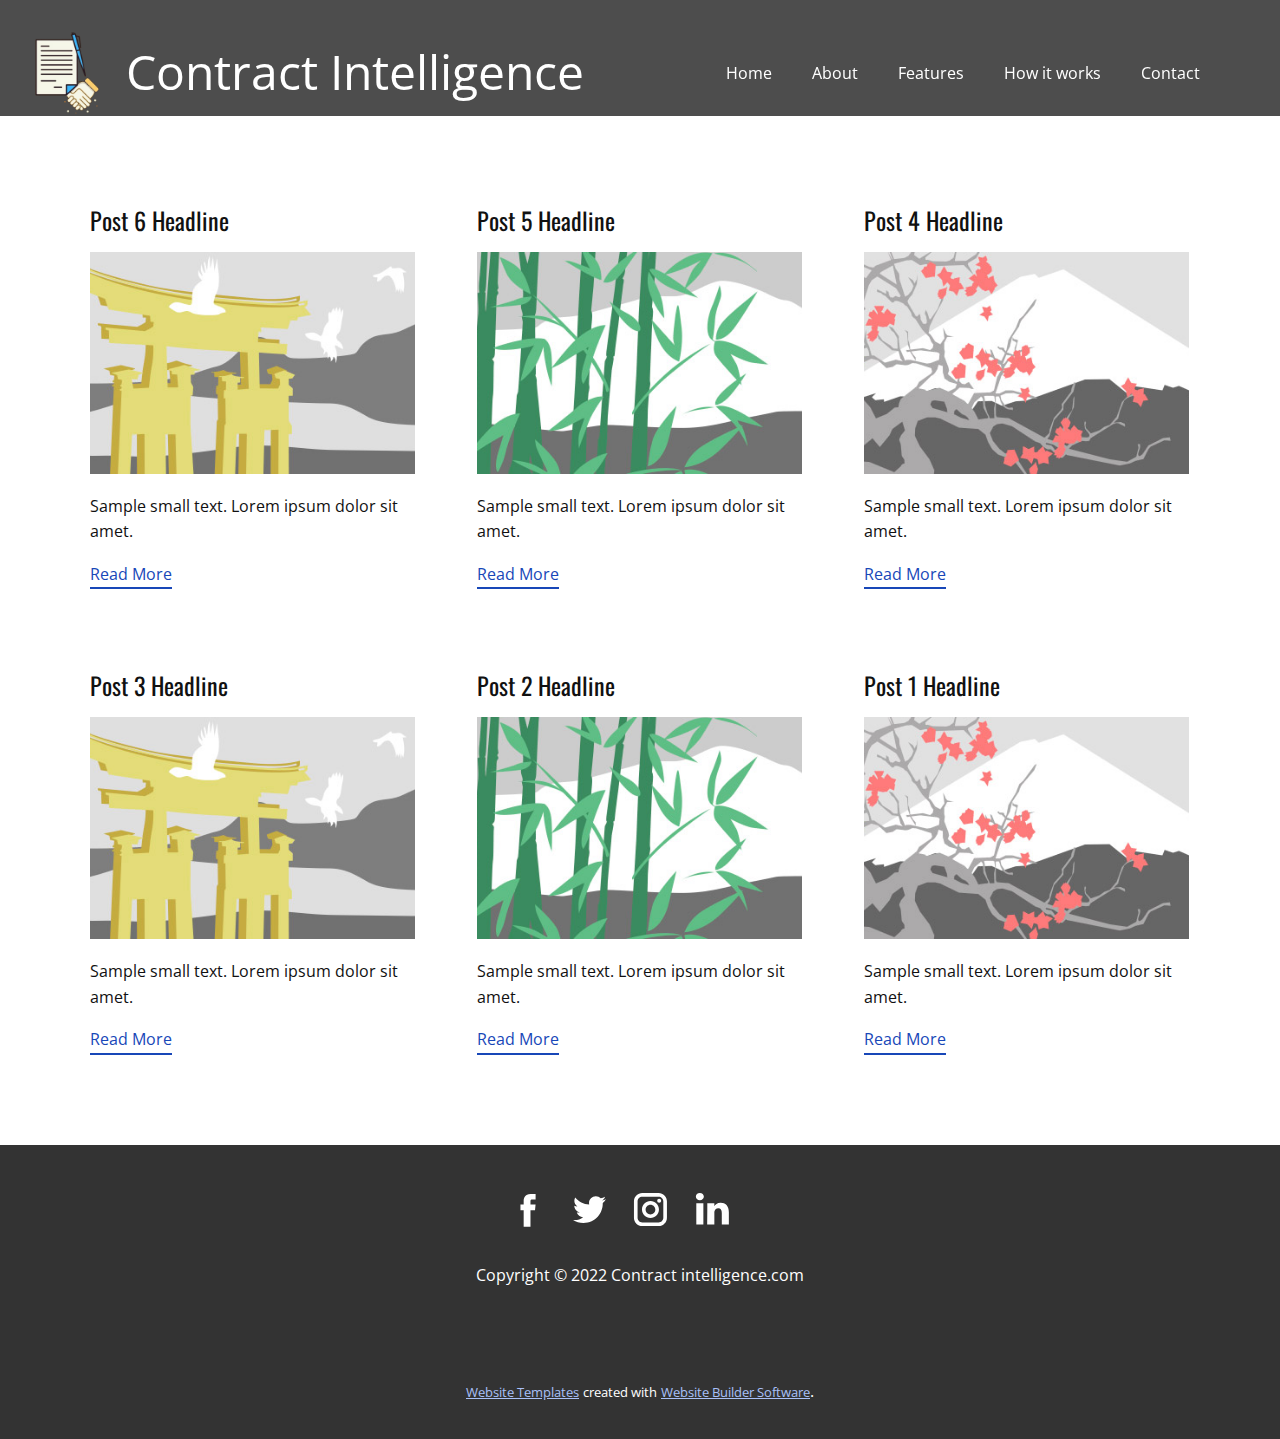
<file: blog/blog.html>
<html style="font-size: 16px;" lang="en"><head>
    <meta name="viewport" content="width=device-width, initial-scale=1.0">
    <meta charset="utf-8">
    <meta name="keywords" content="">
    <meta name="description" content="">
    <title>Blog Template</title>
    <link rel="stylesheet" href="../nicepage.css" media="screen">
<link rel="stylesheet" href="../Blog-Template.css" media="screen">
    <script class="u-script" type="text/javascript" src="../jquery.js" defer=""></script>
    <script class="u-script" type="text/javascript" src="../nicepage.js" defer=""></script>
    <meta name="generator" content="Nicepage 4.18.5, nicepage.com">
    <link rel="icon" href="../images/favicon.png">
    <link id="u-theme-google-font" rel="stylesheet" href="https://fonts.googleapis.com/css?family=Oswald:200,300,400,500,600,700|Open+Sans:300,300i,400,400i,500,500i,600,600i,700,700i,800,800i">
    
    
    <script type="application/ld+json">{
		"@context": "http://schema.org",
		"@type": "Organization",
		"name": "Site2",
		"logo": "/images/Untitleddesign2.png",
		"sameAs": [
				"https://www.facebook.com/Contract-Intelligence-106876191907930",
				"https://twitter.com",
				"  https://www.instagram.com/contractintelligence/",
				"https://www.linkedin.com/company/contractintelligence/"
		]
}</script>
    <meta name="theme-color" content="#1847b8">
    <meta name="twitter:site" content="@">
    <meta name="twitter:card" content="summary_large_image">
    <meta name="twitter:title" content="Blog Template">
    <meta name="twitter:description" content="Site2">
  </head>
  <body class="u-body u-xl-mode" data-lang="en"><header class="u-clearfix u-grey-70 u-header u-sticky u-sticky-a648 u-header" id="sec-8ac9"><style class="u-sticky-style" data-style-id="a648">.u-sticky-fixed.u-sticky-a648, .u-body.u-sticky-fixed .u-sticky-a648 {
box-shadow: 0 -2px 8px 0 rgba(128,128,128,1) !important
}</style><div class="u-clearfix u-sheet u-sheet-1">
        <p class="u-text u-text-default u-text-1">Contract Intelligence</p>
        <a href="/Home.html#sec-2e45" class="u-image u-logo u-image-1" data-image-width="500" data-image-height="500" title="Home">
          <img src="/images/Untitleddesign2.png" class="u-logo-image u-logo-image-1">
        </a>
        <nav class="u-menu u-menu-one-level u-offcanvas u-menu-1" data-responsive-from="MD">
          <div class="menu-collapse" style="font-size: 1rem; letter-spacing: 0px;">
            <a class="u-button-style u-custom-left-right-menu-spacing u-custom-padding-bottom u-custom-text-color u-custom-top-bottom-menu-spacing u-nav-link u-text-active-palette-1-base u-text-hover-palette-2-base" href="#">
              <svg class="u-svg-link" viewBox="0 0 24 24"><use xmlns:xlink="http://www.w3.org/1999/xlink" xlink:href="#menu-hamburger"></use></svg>
              <svg class="u-svg-content" version="1.1" id="menu-hamburger" viewBox="0 0 16 16" x="0px" y="0px" xmlns:xlink="http://www.w3.org/1999/xlink" xmlns="http://www.w3.org/2000/svg"><g><rect y="1" width="16" height="2"></rect><rect y="7" width="16" height="2"></rect><rect y="13" width="16" height="2"></rect>
</g></svg>
            </a>
          </div>
          <div class="u-custom-menu u-nav-container">
            <ul class="u-nav u-spacing-20 u-unstyled u-nav-1"><li class="u-nav-item"><a class="u-button-style u-nav-link u-text-active-palette-1-base u-text-hover-palette-1-base" href="/Home.html" style="padding: 10px;">Home</a>
</li><li class="u-nav-item"><a class="u-button-style u-nav-link u-text-active-palette-1-base u-text-hover-palette-1-base" href="/Home.html#carousel_fd61" style="padding: 10px;">About</a>
</li><li class="u-nav-item"><a class="u-button-style u-nav-link u-text-active-palette-1-base u-text-hover-palette-1-base" href="/Home.html#carousel_e8ef" style="padding: 10px;">Features</a>
</li><li class="u-nav-item"><a class="u-button-style u-nav-link u-text-active-palette-1-base u-text-hover-palette-1-base" href="/Home.html#carousel_e34a" style="padding: 10px;">How it works</a>
</li><li class="u-nav-item"><a class="u-button-style u-nav-link u-text-active-palette-1-base u-text-hover-palette-1-base" href="/Home.html#carousel_7650" style="padding: 10px;">Contact</a>
</li></ul>
          </div>
          <div class="u-custom-menu u-nav-container-collapse">
            <div class="u-black u-container-style u-inner-container-layout u-opacity u-opacity-95 u-sidenav">
              <div class="u-inner-container-layout u-sidenav-overflow">
                <div class="u-menu-close"></div>
                <ul class="u-align-center u-nav u-popupmenu-items u-unstyled u-nav-2"><li class="u-nav-item"><a class="u-button-style u-nav-link" href="/Home.html">Home</a>
</li><li class="u-nav-item"><a class="u-button-style u-nav-link" href="/Home.html#carousel_fd61">About</a>
</li><li class="u-nav-item"><a class="u-button-style u-nav-link" href="/Home.html#carousel_e8ef">Features</a>
</li><li class="u-nav-item"><a class="u-button-style u-nav-link" href="/Home.html#carousel_e34a">How it works</a>
</li><li class="u-nav-item"><a class="u-button-style u-nav-link" href="/Home.html#carousel_7650">Contact</a>
</li></ul>
              </div>
            </div>
            <div class="u-black u-menu-overlay u-opacity u-opacity-70"></div>
          </div>
        </nav>
      </div></header>
    <section class="u-clearfix u-section-1" id="sec-ca6e">
      <div class="u-clearfix u-sheet u-valign-middle u-sheet-1"><!--blog--><!--blog_options_json--><!--{"type":"Recent","source":"","tags":"","count":""}--><!--/blog_options_json-->
        <div class="u-blog u-expanded-width u-repeater u-repeater-1"><!--blog_post-->
          <div class="u-blog-post u-container-style u-repeater-item u-white u-repeater-item-1">
            <div class="u-container-layout u-similar-container u-valign-top u-container-layout-1"><!--blog_post_header-->
              <h4 class="u-blog-control u-text u-text-1">
                <a class="u-post-header-link" href="/blog/post-5.html">Post 6 Headline</a>
              </h4><!--/blog_post_header--><!--blog_post_image-->
              <a class="u-post-header-link" href="/blog/post-5.html"><img alt="" class="u-blog-control u-expanded-width u-image u-image-default u-image-1" src="/images/8ad73f3c.jpeg"></a><!--/blog_post_image--><!--blog_post_content-->
              <div class="u-blog-control u-post-content u-text u-text-2 fr-view">Sample small text. Lorem ipsum dolor sit amet.</div><!--/blog_post_content--><!--blog_post_readmore-->
              <a href="/blog/post-5.html" class="u-blog-control u-border-2 u-border-palette-1-base u-btn u-btn-rectangle u-button-style u-none u-btn-1"><!--blog_post_readmore_content--><!--options_json--><!--{"content":"","defaultValue":"Read More"}--><!--/options_json-->Read More<!--/blog_post_readmore_content--></a><!--/blog_post_readmore-->
            </div>
          </div><div class="u-blog-post u-container-style u-repeater-item u-video-cover u-white">
            <div class="u-container-layout u-similar-container u-valign-top u-container-layout-2"><!--blog_post_header-->
              <h4 class="u-blog-control u-text u-text-3">
                <a class="u-post-header-link" href="/blog/post-4.html">Post 5 Headline</a>
              </h4><!--/blog_post_header--><!--blog_post_image-->
              <a class="u-post-header-link" href="/blog/post-4.html"><img alt="" class="u-blog-control u-expanded-width u-image u-image-default u-image-2" src="/images/68f64b9d.jpeg"></a><!--/blog_post_image--><!--blog_post_content-->
              <div class="u-blog-control u-post-content u-text u-text-4 fr-view">Sample small text. Lorem ipsum dolor sit amet.</div><!--/blog_post_content--><!--blog_post_readmore-->
              <a href="/blog/post-4.html" class="u-blog-control u-border-2 u-border-palette-1-base u-btn u-btn-rectangle u-button-style u-none u-btn-2"><!--blog_post_readmore_content--><!--options_json--><!--{"content":"","defaultValue":"Read More"}--><!--/options_json-->Read More<!--/blog_post_readmore_content--></a><!--/blog_post_readmore-->
            </div>
          </div><div class="u-blog-post u-container-style u-repeater-item u-video-cover u-white">
            <div class="u-container-layout u-similar-container u-valign-top u-container-layout-3"><!--blog_post_header-->
              <h4 class="u-blog-control u-text u-text-5">
                <a class="u-post-header-link" href="/blog/post-3.html">Post 4 Headline</a>
              </h4><!--/blog_post_header--><!--blog_post_image-->
              <a class="u-post-header-link" href="/blog/post-3.html"><img alt="" class="u-blog-control u-expanded-width u-image u-image-default u-image-3" src="/images/0fd3416c.jpeg"></a><!--/blog_post_image--><!--blog_post_content-->
              <div class="u-blog-control u-post-content u-text u-text-6 fr-view">Sample small text. Lorem ipsum dolor sit amet.</div><!--/blog_post_content--><!--blog_post_readmore-->
              <a href="/blog/post-3.html" class="u-blog-control u-border-2 u-border-palette-1-base u-btn u-btn-rectangle u-button-style u-none u-btn-3"><!--blog_post_readmore_content--><!--options_json--><!--{"content":"","defaultValue":"Read More"}--><!--/options_json-->Read More<!--/blog_post_readmore_content--></a><!--/blog_post_readmore-->
            </div>
          </div><div class="u-blog-post u-container-style u-repeater-item u-white u-repeater-item-1">
            <div class="u-container-layout u-similar-container u-valign-top u-container-layout-1"><!--blog_post_header-->
              <h4 class="u-blog-control u-text u-text-1">
                <a class="u-post-header-link" href="/blog/post-2.html">Post 3 Headline</a>
              </h4><!--/blog_post_header--><!--blog_post_image-->
              <a class="u-post-header-link" href="/blog/post-2.html"><img alt="" class="u-blog-control u-expanded-width u-image u-image-default u-image-1" src="/images/8ad73f3c.jpeg"></a><!--/blog_post_image--><!--blog_post_content-->
              <div class="u-blog-control u-post-content u-text u-text-2 fr-view">Sample small text. Lorem ipsum dolor sit amet.</div><!--/blog_post_content--><!--blog_post_readmore-->
              <a href="/blog/post-2.html" class="u-blog-control u-border-2 u-border-palette-1-base u-btn u-btn-rectangle u-button-style u-none u-btn-1"><!--blog_post_readmore_content--><!--options_json--><!--{"content":"","defaultValue":"Read More"}--><!--/options_json-->Read More<!--/blog_post_readmore_content--></a><!--/blog_post_readmore-->
            </div>
          </div><div class="u-blog-post u-container-style u-repeater-item u-video-cover u-white">
            <div class="u-container-layout u-similar-container u-valign-top u-container-layout-2"><!--blog_post_header-->
              <h4 class="u-blog-control u-text u-text-3">
                <a class="u-post-header-link" href="/blog/post-1.html">Post 2 Headline</a>
              </h4><!--/blog_post_header--><!--blog_post_image-->
              <a class="u-post-header-link" href="/blog/post-1.html"><img alt="" class="u-blog-control u-expanded-width u-image u-image-default u-image-2" src="/images/68f64b9d.jpeg"></a><!--/blog_post_image--><!--blog_post_content-->
              <div class="u-blog-control u-post-content u-text u-text-4 fr-view">Sample small text. Lorem ipsum dolor sit amet.</div><!--/blog_post_content--><!--blog_post_readmore-->
              <a href="/blog/post-1.html" class="u-blog-control u-border-2 u-border-palette-1-base u-btn u-btn-rectangle u-button-style u-none u-btn-2"><!--blog_post_readmore_content--><!--options_json--><!--{"content":"","defaultValue":"Read More"}--><!--/options_json-->Read More<!--/blog_post_readmore_content--></a><!--/blog_post_readmore-->
            </div>
          </div><div class="u-blog-post u-container-style u-repeater-item u-video-cover u-white">
            <div class="u-container-layout u-similar-container u-valign-top u-container-layout-3"><!--blog_post_header-->
              <h4 class="u-blog-control u-text u-text-5">
                <a class="u-post-header-link" href="/blog/post.html">Post 1 Headline</a>
              </h4><!--/blog_post_header--><!--blog_post_image-->
              <a class="u-post-header-link" href="/blog/post.html"><img alt="" class="u-blog-control u-expanded-width u-image u-image-default u-image-3" src="/images/0fd3416c.jpeg"></a><!--/blog_post_image--><!--blog_post_content-->
              <div class="u-blog-control u-post-content u-text u-text-6 fr-view">Sample small text. Lorem ipsum dolor sit amet.</div><!--/blog_post_content--><!--blog_post_readmore-->
              <a href="/blog/post.html" class="u-blog-control u-border-2 u-border-palette-1-base u-btn u-btn-rectangle u-button-style u-none u-btn-3"><!--blog_post_readmore_content--><!--options_json--><!--{"content":"","defaultValue":"Read More"}--><!--/options_json-->Read More<!--/blog_post_readmore_content--></a><!--/blog_post_readmore-->
            </div>
          </div><!--/blog_post--><!--blog_post-->
          <!--/blog_post--><!--blog_post-->
          <!--/blog_post-->
        </div><!--/blog-->
      </div>
    </section>
    
    
    <footer class="u-align-center u-clearfix u-footer u-grey-80 u-footer" id="sec-60e0"><div class="u-clearfix u-sheet u-sheet-1">
        <div class="u-social-icons u-spacing-20 u-social-icons-1">
          <a class="u-social-url" target="_blank" href="https://www.facebook.com/Contract-Intelligence-106876191907930" title="Facebook"><span class="u-icon u-icon-circle u-social-facebook u-social-icon u-icon-1">
          <svg class="u-svg-link" preserveAspectRatio="xMidYMin slice" viewBox="0 0 112 112" style=""><use xmlns:xlink="http://www.w3.org/1999/xlink" xlink:href="#svg-f107"></use></svg>
          <svg x="0px" y="0px" viewBox="0 0 112 112" id="svg-f107" class="u-svg-content"><path d="M75.5,28.8H65.4c-1.5,0-4,0.9-4,4.3v9.4h13.9l-1.5,15.8H61.4v45.1H42.8V58.3h-8.8V42.4h8.8V32.2 c0-7.4,3.4-18.8,18.8-18.8h13.8v15.4H75.5z"></path></svg>
        </span>
          </a>
          <a class="u-social-url" target="_blank" href="https://twitter.com" title="Twitter"><span class="u-icon u-icon-circle u-social-icon u-social-twitter u-icon-2">
          <svg class="u-svg-link" preserveAspectRatio="xMidYMin slice" viewBox="0 0 112 112" style=""><use xmlns:xlink="http://www.w3.org/1999/xlink" xlink:href="#svg-e140"></use></svg>
          <svg x="0px" y="0px" viewBox="0 0 112 112" id="svg-e140" class="u-svg-content"><path d="M92.2,38.2c0,0.8,0,1.6,0,2.3c0,24.3-18.6,52.4-52.6,52.4c-10.6,0.1-20.2-2.9-28.5-8.2 c1.4,0.2,2.9,0.2,4.4,0.2c8.7,0,16.7-2.9,23-7.9c-8.1-0.2-14.9-5.5-17.3-12.8c1.1,0.2,2.4,0.2,3.4,0.2c1.6,0,3.3-0.2,4.8-0.7 c-8.4-1.6-14.9-9.2-14.9-18c0-0.2,0-0.2,0-0.2c2.5,1.4,5.4,2.2,8.4,2.3c-5-3.3-8.3-8.9-8.3-15.4c0-3.4,1-6.5,2.5-9.2 c9.1,11.1,22.7,18.5,38,19.2c-0.2-1.4-0.4-2.8-0.4-4.3c0.1-10,8.3-18.2,18.5-18.2c5.4,0,10.1,2.2,13.5,5.7c4.3-0.8,8.1-2.3,11.7-4.5 c-1.4,4.3-4.3,7.9-8.1,10.1c3.7-0.4,7.3-1.4,10.6-2.9C98.9,32.3,95.7,35.5,92.2,38.2z"></path></svg>
        </span>
          </a>
          <a class="u-social-url" target="_blank" href="../  https://www.instagram.com/contractintelligence/" title="Instagram"><span class="u-icon u-icon-circle u-social-icon u-social-instagram u-icon-3">
          <svg class="u-svg-link" preserveAspectRatio="xMidYMin slice" viewBox="0 0 112 112" style=""><use xmlns:xlink="http://www.w3.org/1999/xlink" xlink:href="#svg-4718"></use></svg>
          <svg x="0px" y="0px" viewBox="0 0 112 112" id="svg-4718" class="u-svg-content"><path d="M55.9,32.9c-12.8,0-23.2,10.4-23.2,23.2s10.4,23.2,23.2,23.2s23.2-10.4,23.2-23.2S68.7,32.9,55.9,32.9z M55.9,69.4c-7.4,0-13.3-6-13.3-13.3c-0.1-7.4,6-13.3,13.3-13.3s13.3,6,13.3,13.3C69.3,63.5,63.3,69.4,55.9,69.4z"></path><path d="M79.7,26.8c-3,0-5.4,2.5-5.4,5.4s2.5,5.4,5.4,5.4c3,0,5.4-2.5,5.4-5.4S82.7,26.8,79.7,26.8z"></path><path d="M78.2,11H33.5C21,11,10.8,21.3,10.8,33.7v44.7c0,12.6,10.2,22.8,22.7,22.8h44.7c12.6,0,22.7-10.2,22.7-22.7 V33.7C100.8,21.1,90.6,11,78.2,11z M91,78.4c0,7.1-5.8,12.8-12.8,12.8H33.5c-7.1,0-12.8-5.8-12.8-12.8V33.7 c0-7.1,5.8-12.8,12.8-12.8h44.7c7.1,0,12.8,5.8,12.8,12.8V78.4z"></path></svg>
        </span>
          </a>
          <a class="u-social-url" target="_blank" href="https://www.linkedin.com/company/contractintelligence/" title="Linked-in"><span class="u-icon u-icon-circle u-social-icon u-social-linkedin u-icon-4">
          <svg class="u-svg-link" preserveAspectRatio="xMidYMin slice" viewBox="0 0 112 112" style=""><use xmlns:xlink="http://www.w3.org/1999/xlink" xlink:href="#svg-438b"></use></svg>
          <svg x="0px" y="0px" viewBox="0 0 112 112" id="svg-438b" class="u-svg-content"><path d="M33.8,96.8H14.5v-58h19.3V96.8z M24.1,30.9L24.1,30.9c-6.6,0-10.8-4.5-10.8-10.1c0-5.8,4.3-10.1,10.9-10.1 S34.9,15,35.1,20.8C35.1,26.4,30.8,30.9,24.1,30.9z M103.3,96.8H84.1v-31c0-7.8-2.7-13.1-9.8-13.1c-5.3,0-8.5,3.6-9.9,7.1 c-0.6,1.3-0.6,3-0.6,4.8V97H44.5c0,0,0.3-52.6,0-58h19.3v8.2c2.6-3.9,7.2-9.6,17.4-9.6c12.7,0,22.2,8.4,22.2,26.1V96.8z"></path></svg>
        </span>
          </a>
        </div>
        <p class="u-text u-text-default u-text-1">Copyright © 2022 Contract intelligence.com</p>
      </div></footer>
    <section class="u-backlink u-clearfix u-grey-80">
      <a class="u-link" href="https://nicepage.com/website-templates" target="_blank">
        <span>Website Templates</span>
      </a>
      <p class="u-text">
        <span>created with</span>
      </p>
      <a class="u-link" href="" target="_blank">
        <span>Website Builder Software</span>
      </a>. 
    </section>
  
</body></html>
</file>
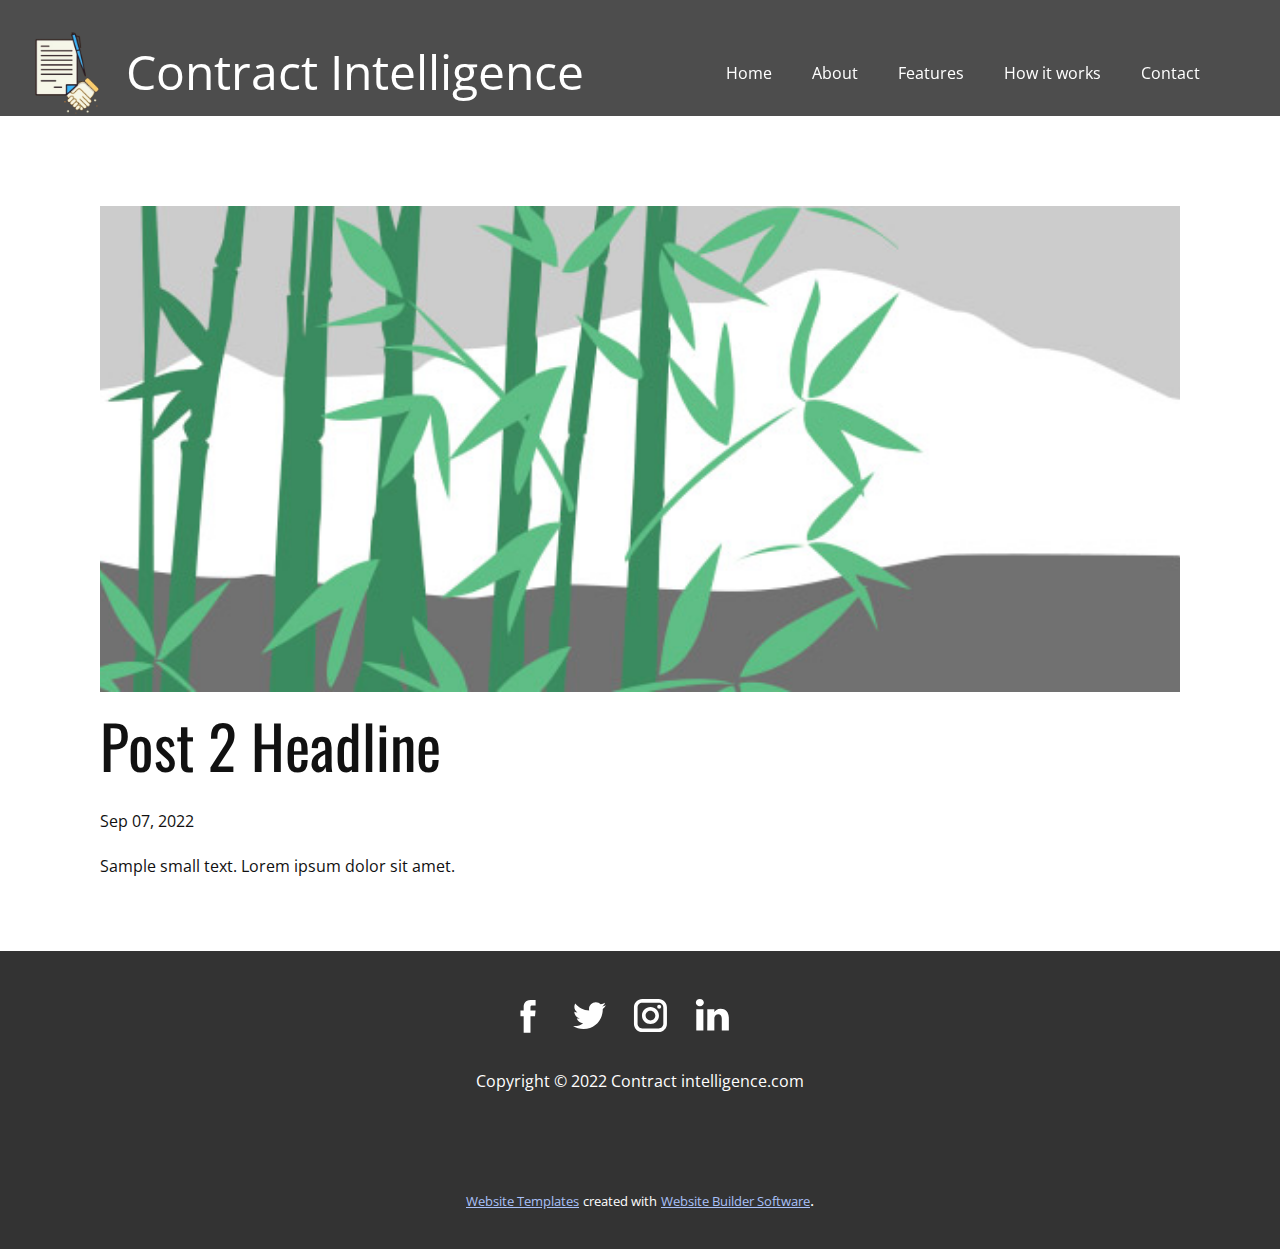
<file: blog/post-1.html>
<!doctype html>
<html style="font-size: 16px;" lang="en"><head>
    <meta name="viewport" content="width=device-width, initial-scale=1.0">
    <meta charset="utf-8">
    <meta name="keywords" content="Post 1 Headline">
    <meta name="description" content="">
    <title>Post 2 Headline</title>
    <link rel="stylesheet" href="/nicepage.css" media="screen">
<link rel="stylesheet" href="/Post-Template.css" media="screen">
    <script class="u-script" type="text/javascript" src="/jquery.js" defer=""></script>
    <script class="u-script" type="text/javascript" src="/nicepage.js" defer=""></script>
    <meta name="generator" content="Nicepage 4.18.5, nicepage.com">
    <link rel="icon" href="/images/favicon.png">
    <link id="u-theme-google-font" rel="stylesheet" href="https://fonts.googleapis.com/css?family=Oswald:200,300,400,500,600,700|Open+Sans:300,300i,400,400i,500,500i,600,600i,700,700i,800,800i">
    
    
    <script type="application/ld+json">{
		"@context": "http://schema.org",
		"@type": "Organization",
		"name": "Site2",
		"logo": "/images/Untitleddesign2.png",
		"sameAs": [
				"https://www.facebook.com/Contract-Intelligence-106876191907930",
				"https://twitter.com",
				"  https://www.instagram.com/contractintelligence/",
				"https://www.linkedin.com/company/contractintelligence/"
		]
}</script>
    <meta name="theme-color" content="#1847b8">
    <meta name="twitter:site" content="@">
    <meta name="twitter:card" content="summary_large_image">
    <meta name="twitter:title" content="Post Template">
    <meta name="twitter:description" content="Site2">
  </head>
  <body class="u-body u-xl-mode" data-lang="en"><header class="u-clearfix u-grey-70 u-header u-sticky u-sticky-a648 u-header" id="sec-8ac9"><style class="u-sticky-style" data-style-id="a648">.u-sticky-fixed.u-sticky-a648, .u-body.u-sticky-fixed .u-sticky-a648 {
box-shadow: 0 -2px 8px 0 rgba(128,128,128,1) !important
}</style><div class="u-clearfix u-sheet u-sheet-1">
        <p class="u-text u-text-default u-text-1">Contract Intelligence</p>
        <a href="/Home.html#sec-2e45" class="u-image u-logo u-image-1" data-image-width="500" data-image-height="500" title="Home">
          <img src="/images/Untitleddesign2.png" class="u-logo-image u-logo-image-1">
        </a>
        <nav class="u-menu u-menu-one-level u-offcanvas u-menu-1" data-responsive-from="MD">
          <div class="menu-collapse" style="font-size: 1rem; letter-spacing: 0px;">
            <a class="u-button-style u-custom-left-right-menu-spacing u-custom-padding-bottom u-custom-text-color u-custom-top-bottom-menu-spacing u-nav-link u-text-active-palette-1-base u-text-hover-palette-2-base" href="#">
              <svg class="u-svg-link" viewBox="0 0 24 24"><use xmlns:xlink="http://www.w3.org/1999/xlink" xlink:href="#menu-hamburger"></use></svg>
              <svg class="u-svg-content" version="1.1" id="menu-hamburger" viewBox="0 0 16 16" x="0px" y="0px" xmlns:xlink="http://www.w3.org/1999/xlink" xmlns="http://www.w3.org/2000/svg"><g><rect y="1" width="16" height="2"></rect><rect y="7" width="16" height="2"></rect><rect y="13" width="16" height="2"></rect>
</g></svg>
            </a>
          </div>
          <div class="u-custom-menu u-nav-container">
            <ul class="u-nav u-spacing-20 u-unstyled u-nav-1"><li class="u-nav-item"><a class="u-button-style u-nav-link u-text-active-palette-1-base u-text-hover-palette-1-base" href="/Home.html" style="padding: 10px;">Home</a>
</li><li class="u-nav-item"><a class="u-button-style u-nav-link u-text-active-palette-1-base u-text-hover-palette-1-base" href="/Home.html#carousel_fd61" style="padding: 10px;">About</a>
</li><li class="u-nav-item"><a class="u-button-style u-nav-link u-text-active-palette-1-base u-text-hover-palette-1-base" href="/Home.html#carousel_e8ef" style="padding: 10px;">Features</a>
</li><li class="u-nav-item"><a class="u-button-style u-nav-link u-text-active-palette-1-base u-text-hover-palette-1-base" href="/Home.html#carousel_e34a" style="padding: 10px;">How it works</a>
</li><li class="u-nav-item"><a class="u-button-style u-nav-link u-text-active-palette-1-base u-text-hover-palette-1-base" href="/Home.html#carousel_7650" style="padding: 10px;">Contact</a>
</li></ul>
          </div>
          <div class="u-custom-menu u-nav-container-collapse">
            <div class="u-black u-container-style u-inner-container-layout u-opacity u-opacity-95 u-sidenav">
              <div class="u-inner-container-layout u-sidenav-overflow">
                <div class="u-menu-close"></div>
                <ul class="u-align-center u-nav u-popupmenu-items u-unstyled u-nav-2"><li class="u-nav-item"><a class="u-button-style u-nav-link" href="/Home.html">Home</a>
</li><li class="u-nav-item"><a class="u-button-style u-nav-link" href="/Home.html#carousel_fd61">About</a>
</li><li class="u-nav-item"><a class="u-button-style u-nav-link" href="/Home.html#carousel_e8ef">Features</a>
</li><li class="u-nav-item"><a class="u-button-style u-nav-link" href="/Home.html#carousel_e34a">How it works</a>
</li><li class="u-nav-item"><a class="u-button-style u-nav-link" href="/Home.html#carousel_7650">Contact</a>
</li></ul>
              </div>
            </div>
            <div class="u-black u-menu-overlay u-opacity u-opacity-70"></div>
          </div>
        </nav>
      </div></header>
    <section class="u-align-center u-clearfix u-section-1" id="sec-7bac">
      <div class="u-clearfix u-sheet u-valign-middle-md u-valign-middle-sm u-valign-middle-xs u-sheet-1"><!--post_details--><!--post_details_options_json--><!--{"source":""}--><!--/post_details_options_json--><!--blog_post-->
        <div class="u-container-style u-expanded-width u-post-details u-post-details-1">
          <div class="u-container-layout u-valign-middle u-container-layout-1"><!--blog_post_image-->
            <img alt="" class="u-blog-control u-expanded-width u-image u-image-default u-image-1" src="/images/68f64b9d.jpeg"><!--/blog_post_image--><!--blog_post_header-->
            <h2 class="u-blog-control u-text u-text-1">Post 2 Headline</h2><!--/blog_post_header--><!--blog_post_metadata-->
            <div class="u-blog-control u-metadata u-metadata-1"><!--blog_post_metadata_date-->
              <span class="u-meta-date u-meta-icon">Sep 07, 2022</span><!--/blog_post_metadata_date--><!--blog_post_metadata_category-->
              <!--/blog_post_metadata_category--><!--blog_post_metadata_comments-->
              <!--/blog_post_metadata_comments-->
            </div><!--/blog_post_metadata--><!--blog_post_content-->
            <div class="u-align-justify u-blog-control u-post-content u-text u-text-2 fr-view">
  Sample small text. Lorem ipsum dolor sit amet.
  </div><!--/blog_post_content-->
          </div>
        </div><!--/blog_post--><!--/post_details-->
      </div>
    </section>
    
    
    <footer class="u-align-center u-clearfix u-footer u-grey-80 u-footer" id="sec-60e0"><div class="u-clearfix u-sheet u-sheet-1">
        <div class="u-social-icons u-spacing-20 u-social-icons-1">
          <a class="u-social-url" target="_blank" href="https://www.facebook.com/Contract-Intelligence-106876191907930" title="Facebook"><span class="u-icon u-icon-circle u-social-facebook u-social-icon u-icon-1">
          <svg class="u-svg-link" preserveAspectRatio="xMidYMin slice" viewBox="0 0 112 112" style=""><use xmlns:xlink="http://www.w3.org/1999/xlink" xlink:href="#svg-f107"></use></svg>
          <svg x="0px" y="0px" viewBox="0 0 112 112" id="svg-f107" class="u-svg-content"><path d="M75.5,28.8H65.4c-1.5,0-4,0.9-4,4.3v9.4h13.9l-1.5,15.8H61.4v45.1H42.8V58.3h-8.8V42.4h8.8V32.2 c0-7.4,3.4-18.8,18.8-18.8h13.8v15.4H75.5z"></path></svg>
        </span>
          </a>
          <a class="u-social-url" target="_blank" href="https://twitter.com" title="Twitter"><span class="u-icon u-icon-circle u-social-icon u-social-twitter u-icon-2">
          <svg class="u-svg-link" preserveAspectRatio="xMidYMin slice" viewBox="0 0 112 112" style=""><use xmlns:xlink="http://www.w3.org/1999/xlink" xlink:href="#svg-e140"></use></svg>
          <svg x="0px" y="0px" viewBox="0 0 112 112" id="svg-e140" class="u-svg-content"><path d="M92.2,38.2c0,0.8,0,1.6,0,2.3c0,24.3-18.6,52.4-52.6,52.4c-10.6,0.1-20.2-2.9-28.5-8.2 c1.4,0.2,2.9,0.2,4.4,0.2c8.7,0,16.7-2.9,23-7.9c-8.1-0.2-14.9-5.5-17.3-12.8c1.1,0.2,2.4,0.2,3.4,0.2c1.6,0,3.3-0.2,4.8-0.7 c-8.4-1.6-14.9-9.2-14.9-18c0-0.2,0-0.2,0-0.2c2.5,1.4,5.4,2.2,8.4,2.3c-5-3.3-8.3-8.9-8.3-15.4c0-3.4,1-6.5,2.5-9.2 c9.1,11.1,22.7,18.5,38,19.2c-0.2-1.4-0.4-2.8-0.4-4.3c0.1-10,8.3-18.2,18.5-18.2c5.4,0,10.1,2.2,13.5,5.7c4.3-0.8,8.1-2.3,11.7-4.5 c-1.4,4.3-4.3,7.9-8.1,10.1c3.7-0.4,7.3-1.4,10.6-2.9C98.9,32.3,95.7,35.5,92.2,38.2z"></path></svg>
        </span>
          </a>
          <a class="u-social-url" target="_blank" href="/  https://www.instagram.com/contractintelligence/" title="Instagram"><span class="u-icon u-icon-circle u-social-icon u-social-instagram u-icon-3">
          <svg class="u-svg-link" preserveAspectRatio="xMidYMin slice" viewBox="0 0 112 112" style=""><use xmlns:xlink="http://www.w3.org/1999/xlink" xlink:href="#svg-4718"></use></svg>
          <svg x="0px" y="0px" viewBox="0 0 112 112" id="svg-4718" class="u-svg-content"><path d="M55.9,32.9c-12.8,0-23.2,10.4-23.2,23.2s10.4,23.2,23.2,23.2s23.2-10.4,23.2-23.2S68.7,32.9,55.9,32.9z M55.9,69.4c-7.4,0-13.3-6-13.3-13.3c-0.1-7.4,6-13.3,13.3-13.3s13.3,6,13.3,13.3C69.3,63.5,63.3,69.4,55.9,69.4z"></path><path d="M79.7,26.8c-3,0-5.4,2.5-5.4,5.4s2.5,5.4,5.4,5.4c3,0,5.4-2.5,5.4-5.4S82.7,26.8,79.7,26.8z"></path><path d="M78.2,11H33.5C21,11,10.8,21.3,10.8,33.7v44.7c0,12.6,10.2,22.8,22.7,22.8h44.7c12.6,0,22.7-10.2,22.7-22.7 V33.7C100.8,21.1,90.6,11,78.2,11z M91,78.4c0,7.1-5.8,12.8-12.8,12.8H33.5c-7.1,0-12.8-5.8-12.8-12.8V33.7 c0-7.1,5.8-12.8,12.8-12.8h44.7c7.1,0,12.8,5.8,12.8,12.8V78.4z"></path></svg>
        </span>
          </a>
          <a class="u-social-url" target="_blank" href="https://www.linkedin.com/company/contractintelligence/" title="Linked-in"><span class="u-icon u-icon-circle u-social-icon u-social-linkedin u-icon-4">
          <svg class="u-svg-link" preserveAspectRatio="xMidYMin slice" viewBox="0 0 112 112" style=""><use xmlns:xlink="http://www.w3.org/1999/xlink" xlink:href="#svg-438b"></use></svg>
          <svg x="0px" y="0px" viewBox="0 0 112 112" id="svg-438b" class="u-svg-content"><path d="M33.8,96.8H14.5v-58h19.3V96.8z M24.1,30.9L24.1,30.9c-6.6,0-10.8-4.5-10.8-10.1c0-5.8,4.3-10.1,10.9-10.1 S34.9,15,35.1,20.8C35.1,26.4,30.8,30.9,24.1,30.9z M103.3,96.8H84.1v-31c0-7.8-2.7-13.1-9.8-13.1c-5.3,0-8.5,3.6-9.9,7.1 c-0.6,1.3-0.6,3-0.6,4.8V97H44.5c0,0,0.3-52.6,0-58h19.3v8.2c2.6-3.9,7.2-9.6,17.4-9.6c12.7,0,22.2,8.4,22.2,26.1V96.8z"></path></svg>
        </span>
          </a>
        </div>
        <p class="u-text u-text-default u-text-1">Copyright © 2022 Contract intelligence.com</p>
      </div></footer>
    <section class="u-backlink u-clearfix u-grey-80">
      <a class="u-link" href="https://nicepage.com/website-templates" target="_blank">
        <span>Website Templates</span>
      </a>
      <p class="u-text">
        <span>created with</span>
      </p>
      <a class="u-link" href="" target="_blank">
        <span>Website Builder Software</span>
      </a>. 
    </section>
  
</body></html>
</file>
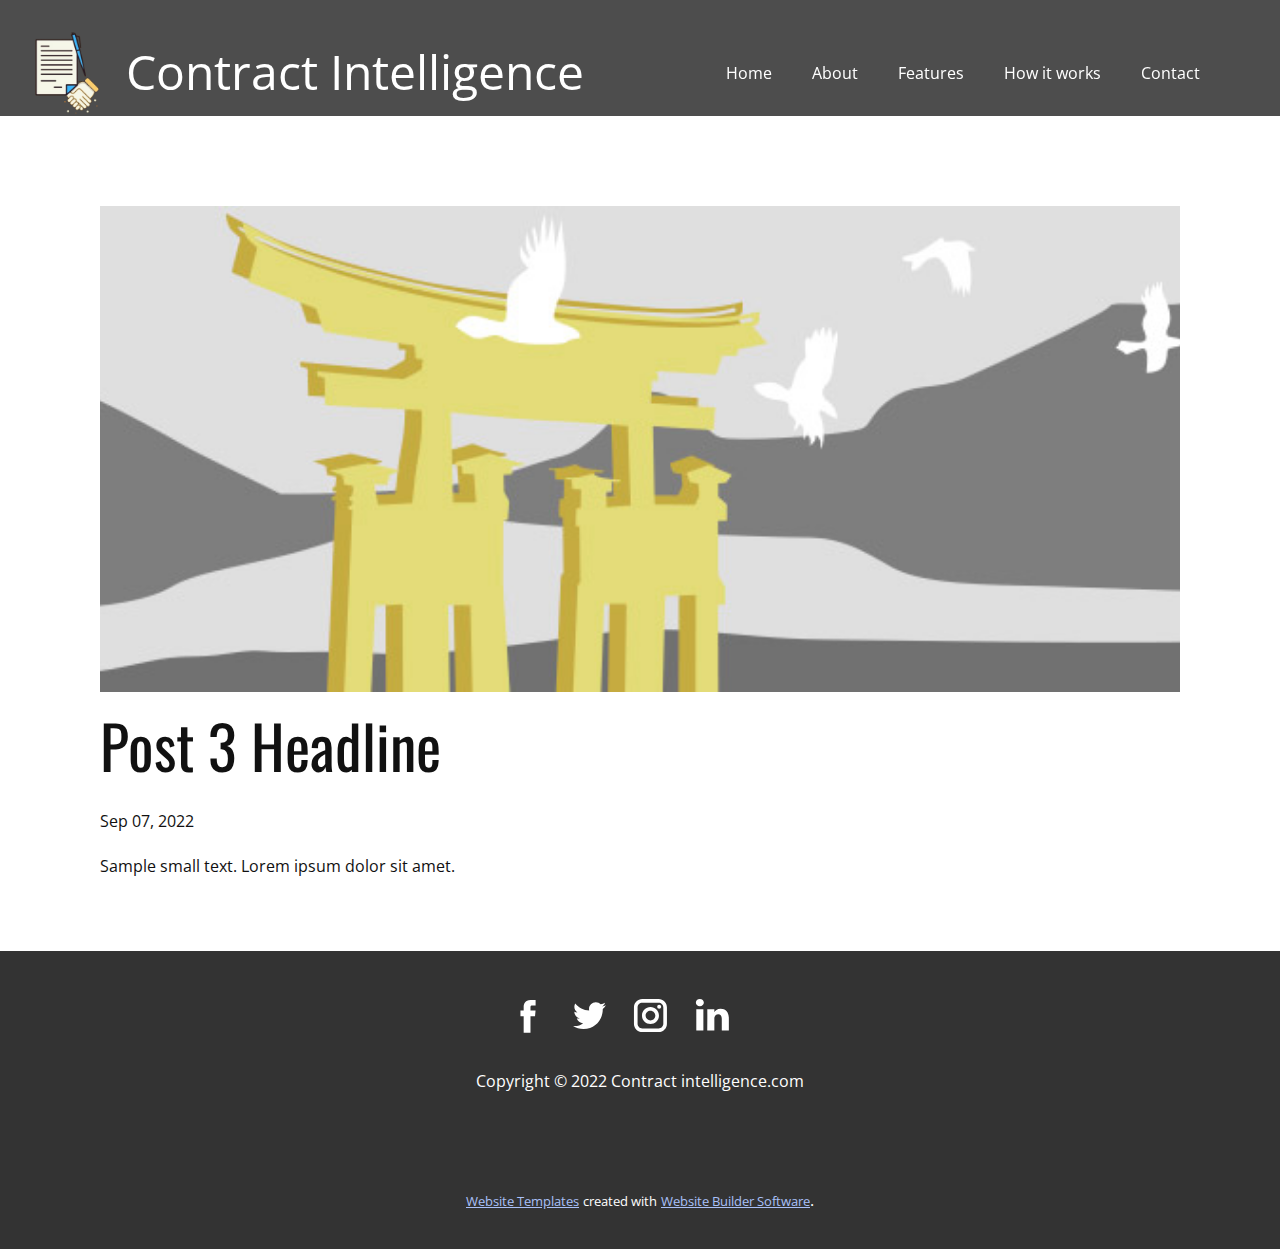
<file: blog/post-2.html>
<!doctype html>
<html style="font-size: 16px;" lang="en"><head>
    <meta name="viewport" content="width=device-width, initial-scale=1.0">
    <meta charset="utf-8">
    <meta name="keywords" content="Post 1 Headline">
    <meta name="description" content="">
    <title>Post 3 Headline</title>
    <link rel="stylesheet" href="/nicepage.css" media="screen">
<link rel="stylesheet" href="/Post-Template.css" media="screen">
    <script class="u-script" type="text/javascript" src="/jquery.js" defer=""></script>
    <script class="u-script" type="text/javascript" src="/nicepage.js" defer=""></script>
    <meta name="generator" content="Nicepage 4.18.5, nicepage.com">
    <link rel="icon" href="/images/favicon.png">
    <link id="u-theme-google-font" rel="stylesheet" href="https://fonts.googleapis.com/css?family=Oswald:200,300,400,500,600,700|Open+Sans:300,300i,400,400i,500,500i,600,600i,700,700i,800,800i">
    
    
    <script type="application/ld+json">{
		"@context": "http://schema.org",
		"@type": "Organization",
		"name": "Site2",
		"logo": "/images/Untitleddesign2.png",
		"sameAs": [
				"https://www.facebook.com/Contract-Intelligence-106876191907930",
				"https://twitter.com",
				"  https://www.instagram.com/contractintelligence/",
				"https://www.linkedin.com/company/contractintelligence/"
		]
}</script>
    <meta name="theme-color" content="#1847b8">
    <meta name="twitter:site" content="@">
    <meta name="twitter:card" content="summary_large_image">
    <meta name="twitter:title" content="Post Template">
    <meta name="twitter:description" content="Site2">
  </head>
  <body class="u-body u-xl-mode" data-lang="en"><header class="u-clearfix u-grey-70 u-header u-sticky u-sticky-a648 u-header" id="sec-8ac9"><style class="u-sticky-style" data-style-id="a648">.u-sticky-fixed.u-sticky-a648, .u-body.u-sticky-fixed .u-sticky-a648 {
box-shadow: 0 -2px 8px 0 rgba(128,128,128,1) !important
}</style><div class="u-clearfix u-sheet u-sheet-1">
        <p class="u-text u-text-default u-text-1">Contract Intelligence</p>
        <a href="/Home.html#sec-2e45" class="u-image u-logo u-image-1" data-image-width="500" data-image-height="500" title="Home">
          <img src="/images/Untitleddesign2.png" class="u-logo-image u-logo-image-1">
        </a>
        <nav class="u-menu u-menu-one-level u-offcanvas u-menu-1" data-responsive-from="MD">
          <div class="menu-collapse" style="font-size: 1rem; letter-spacing: 0px;">
            <a class="u-button-style u-custom-left-right-menu-spacing u-custom-padding-bottom u-custom-text-color u-custom-top-bottom-menu-spacing u-nav-link u-text-active-palette-1-base u-text-hover-palette-2-base" href="#">
              <svg class="u-svg-link" viewBox="0 0 24 24"><use xmlns:xlink="http://www.w3.org/1999/xlink" xlink:href="#menu-hamburger"></use></svg>
              <svg class="u-svg-content" version="1.1" id="menu-hamburger" viewBox="0 0 16 16" x="0px" y="0px" xmlns:xlink="http://www.w3.org/1999/xlink" xmlns="http://www.w3.org/2000/svg"><g><rect y="1" width="16" height="2"></rect><rect y="7" width="16" height="2"></rect><rect y="13" width="16" height="2"></rect>
</g></svg>
            </a>
          </div>
          <div class="u-custom-menu u-nav-container">
            <ul class="u-nav u-spacing-20 u-unstyled u-nav-1"><li class="u-nav-item"><a class="u-button-style u-nav-link u-text-active-palette-1-base u-text-hover-palette-1-base" href="/Home.html" style="padding: 10px;">Home</a>
</li><li class="u-nav-item"><a class="u-button-style u-nav-link u-text-active-palette-1-base u-text-hover-palette-1-base" href="/Home.html#carousel_fd61" style="padding: 10px;">About</a>
</li><li class="u-nav-item"><a class="u-button-style u-nav-link u-text-active-palette-1-base u-text-hover-palette-1-base" href="/Home.html#carousel_e8ef" style="padding: 10px;">Features</a>
</li><li class="u-nav-item"><a class="u-button-style u-nav-link u-text-active-palette-1-base u-text-hover-palette-1-base" href="/Home.html#carousel_e34a" style="padding: 10px;">How it works</a>
</li><li class="u-nav-item"><a class="u-button-style u-nav-link u-text-active-palette-1-base u-text-hover-palette-1-base" href="/Home.html#carousel_7650" style="padding: 10px;">Contact</a>
</li></ul>
          </div>
          <div class="u-custom-menu u-nav-container-collapse">
            <div class="u-black u-container-style u-inner-container-layout u-opacity u-opacity-95 u-sidenav">
              <div class="u-inner-container-layout u-sidenav-overflow">
                <div class="u-menu-close"></div>
                <ul class="u-align-center u-nav u-popupmenu-items u-unstyled u-nav-2"><li class="u-nav-item"><a class="u-button-style u-nav-link" href="/Home.html">Home</a>
</li><li class="u-nav-item"><a class="u-button-style u-nav-link" href="/Home.html#carousel_fd61">About</a>
</li><li class="u-nav-item"><a class="u-button-style u-nav-link" href="/Home.html#carousel_e8ef">Features</a>
</li><li class="u-nav-item"><a class="u-button-style u-nav-link" href="/Home.html#carousel_e34a">How it works</a>
</li><li class="u-nav-item"><a class="u-button-style u-nav-link" href="/Home.html#carousel_7650">Contact</a>
</li></ul>
              </div>
            </div>
            <div class="u-black u-menu-overlay u-opacity u-opacity-70"></div>
          </div>
        </nav>
      </div></header>
    <section class="u-align-center u-clearfix u-section-1" id="sec-7bac">
      <div class="u-clearfix u-sheet u-valign-middle-md u-valign-middle-sm u-valign-middle-xs u-sheet-1"><!--post_details--><!--post_details_options_json--><!--{"source":""}--><!--/post_details_options_json--><!--blog_post-->
        <div class="u-container-style u-expanded-width u-post-details u-post-details-1">
          <div class="u-container-layout u-valign-middle u-container-layout-1"><!--blog_post_image-->
            <img alt="" class="u-blog-control u-expanded-width u-image u-image-default u-image-1" src="/images/8ad73f3c.jpeg"><!--/blog_post_image--><!--blog_post_header-->
            <h2 class="u-blog-control u-text u-text-1">Post 3 Headline</h2><!--/blog_post_header--><!--blog_post_metadata-->
            <div class="u-blog-control u-metadata u-metadata-1"><!--blog_post_metadata_date-->
              <span class="u-meta-date u-meta-icon">Sep 07, 2022</span><!--/blog_post_metadata_date--><!--blog_post_metadata_category-->
              <!--/blog_post_metadata_category--><!--blog_post_metadata_comments-->
              <!--/blog_post_metadata_comments-->
            </div><!--/blog_post_metadata--><!--blog_post_content-->
            <div class="u-align-justify u-blog-control u-post-content u-text u-text-2 fr-view">
  Sample small text. Lorem ipsum dolor sit amet.
  </div><!--/blog_post_content-->
          </div>
        </div><!--/blog_post--><!--/post_details-->
      </div>
    </section>
    
    
    <footer class="u-align-center u-clearfix u-footer u-grey-80 u-footer" id="sec-60e0"><div class="u-clearfix u-sheet u-sheet-1">
        <div class="u-social-icons u-spacing-20 u-social-icons-1">
          <a class="u-social-url" target="_blank" href="https://www.facebook.com/Contract-Intelligence-106876191907930" title="Facebook"><span class="u-icon u-icon-circle u-social-facebook u-social-icon u-icon-1">
          <svg class="u-svg-link" preserveAspectRatio="xMidYMin slice" viewBox="0 0 112 112" style=""><use xmlns:xlink="http://www.w3.org/1999/xlink" xlink:href="#svg-f107"></use></svg>
          <svg x="0px" y="0px" viewBox="0 0 112 112" id="svg-f107" class="u-svg-content"><path d="M75.5,28.8H65.4c-1.5,0-4,0.9-4,4.3v9.4h13.9l-1.5,15.8H61.4v45.1H42.8V58.3h-8.8V42.4h8.8V32.2 c0-7.4,3.4-18.8,18.8-18.8h13.8v15.4H75.5z"></path></svg>
        </span>
          </a>
          <a class="u-social-url" target="_blank" href="https://twitter.com" title="Twitter"><span class="u-icon u-icon-circle u-social-icon u-social-twitter u-icon-2">
          <svg class="u-svg-link" preserveAspectRatio="xMidYMin slice" viewBox="0 0 112 112" style=""><use xmlns:xlink="http://www.w3.org/1999/xlink" xlink:href="#svg-e140"></use></svg>
          <svg x="0px" y="0px" viewBox="0 0 112 112" id="svg-e140" class="u-svg-content"><path d="M92.2,38.2c0,0.8,0,1.6,0,2.3c0,24.3-18.6,52.4-52.6,52.4c-10.6,0.1-20.2-2.9-28.5-8.2 c1.4,0.2,2.9,0.2,4.4,0.2c8.7,0,16.7-2.9,23-7.9c-8.1-0.2-14.9-5.5-17.3-12.8c1.1,0.2,2.4,0.2,3.4,0.2c1.6,0,3.3-0.2,4.8-0.7 c-8.4-1.6-14.9-9.2-14.9-18c0-0.2,0-0.2,0-0.2c2.5,1.4,5.4,2.2,8.4,2.3c-5-3.3-8.3-8.9-8.3-15.4c0-3.4,1-6.5,2.5-9.2 c9.1,11.1,22.7,18.5,38,19.2c-0.2-1.4-0.4-2.8-0.4-4.3c0.1-10,8.3-18.2,18.5-18.2c5.4,0,10.1,2.2,13.5,5.7c4.3-0.8,8.1-2.3,11.7-4.5 c-1.4,4.3-4.3,7.9-8.1,10.1c3.7-0.4,7.3-1.4,10.6-2.9C98.9,32.3,95.7,35.5,92.2,38.2z"></path></svg>
        </span>
          </a>
          <a class="u-social-url" target="_blank" href="/  https://www.instagram.com/contractintelligence/" title="Instagram"><span class="u-icon u-icon-circle u-social-icon u-social-instagram u-icon-3">
          <svg class="u-svg-link" preserveAspectRatio="xMidYMin slice" viewBox="0 0 112 112" style=""><use xmlns:xlink="http://www.w3.org/1999/xlink" xlink:href="#svg-4718"></use></svg>
          <svg x="0px" y="0px" viewBox="0 0 112 112" id="svg-4718" class="u-svg-content"><path d="M55.9,32.9c-12.8,0-23.2,10.4-23.2,23.2s10.4,23.2,23.2,23.2s23.2-10.4,23.2-23.2S68.7,32.9,55.9,32.9z M55.9,69.4c-7.4,0-13.3-6-13.3-13.3c-0.1-7.4,6-13.3,13.3-13.3s13.3,6,13.3,13.3C69.3,63.5,63.3,69.4,55.9,69.4z"></path><path d="M79.7,26.8c-3,0-5.4,2.5-5.4,5.4s2.5,5.4,5.4,5.4c3,0,5.4-2.5,5.4-5.4S82.7,26.8,79.7,26.8z"></path><path d="M78.2,11H33.5C21,11,10.8,21.3,10.8,33.7v44.7c0,12.6,10.2,22.8,22.7,22.8h44.7c12.6,0,22.7-10.2,22.7-22.7 V33.7C100.8,21.1,90.6,11,78.2,11z M91,78.4c0,7.1-5.8,12.8-12.8,12.8H33.5c-7.1,0-12.8-5.8-12.8-12.8V33.7 c0-7.1,5.8-12.8,12.8-12.8h44.7c7.1,0,12.8,5.8,12.8,12.8V78.4z"></path></svg>
        </span>
          </a>
          <a class="u-social-url" target="_blank" href="https://www.linkedin.com/company/contractintelligence/" title="Linked-in"><span class="u-icon u-icon-circle u-social-icon u-social-linkedin u-icon-4">
          <svg class="u-svg-link" preserveAspectRatio="xMidYMin slice" viewBox="0 0 112 112" style=""><use xmlns:xlink="http://www.w3.org/1999/xlink" xlink:href="#svg-438b"></use></svg>
          <svg x="0px" y="0px" viewBox="0 0 112 112" id="svg-438b" class="u-svg-content"><path d="M33.8,96.8H14.5v-58h19.3V96.8z M24.1,30.9L24.1,30.9c-6.6,0-10.8-4.5-10.8-10.1c0-5.8,4.3-10.1,10.9-10.1 S34.9,15,35.1,20.8C35.1,26.4,30.8,30.9,24.1,30.9z M103.3,96.8H84.1v-31c0-7.8-2.7-13.1-9.8-13.1c-5.3,0-8.5,3.6-9.9,7.1 c-0.6,1.3-0.6,3-0.6,4.8V97H44.5c0,0,0.3-52.6,0-58h19.3v8.2c2.6-3.9,7.2-9.6,17.4-9.6c12.7,0,22.2,8.4,22.2,26.1V96.8z"></path></svg>
        </span>
          </a>
        </div>
        <p class="u-text u-text-default u-text-1">Copyright © 2022 Contract intelligence.com</p>
      </div></footer>
    <section class="u-backlink u-clearfix u-grey-80">
      <a class="u-link" href="https://nicepage.com/website-templates" target="_blank">
        <span>Website Templates</span>
      </a>
      <p class="u-text">
        <span>created with</span>
      </p>
      <a class="u-link" href="" target="_blank">
        <span>Website Builder Software</span>
      </a>. 
    </section>
  
</body></html>
</file>
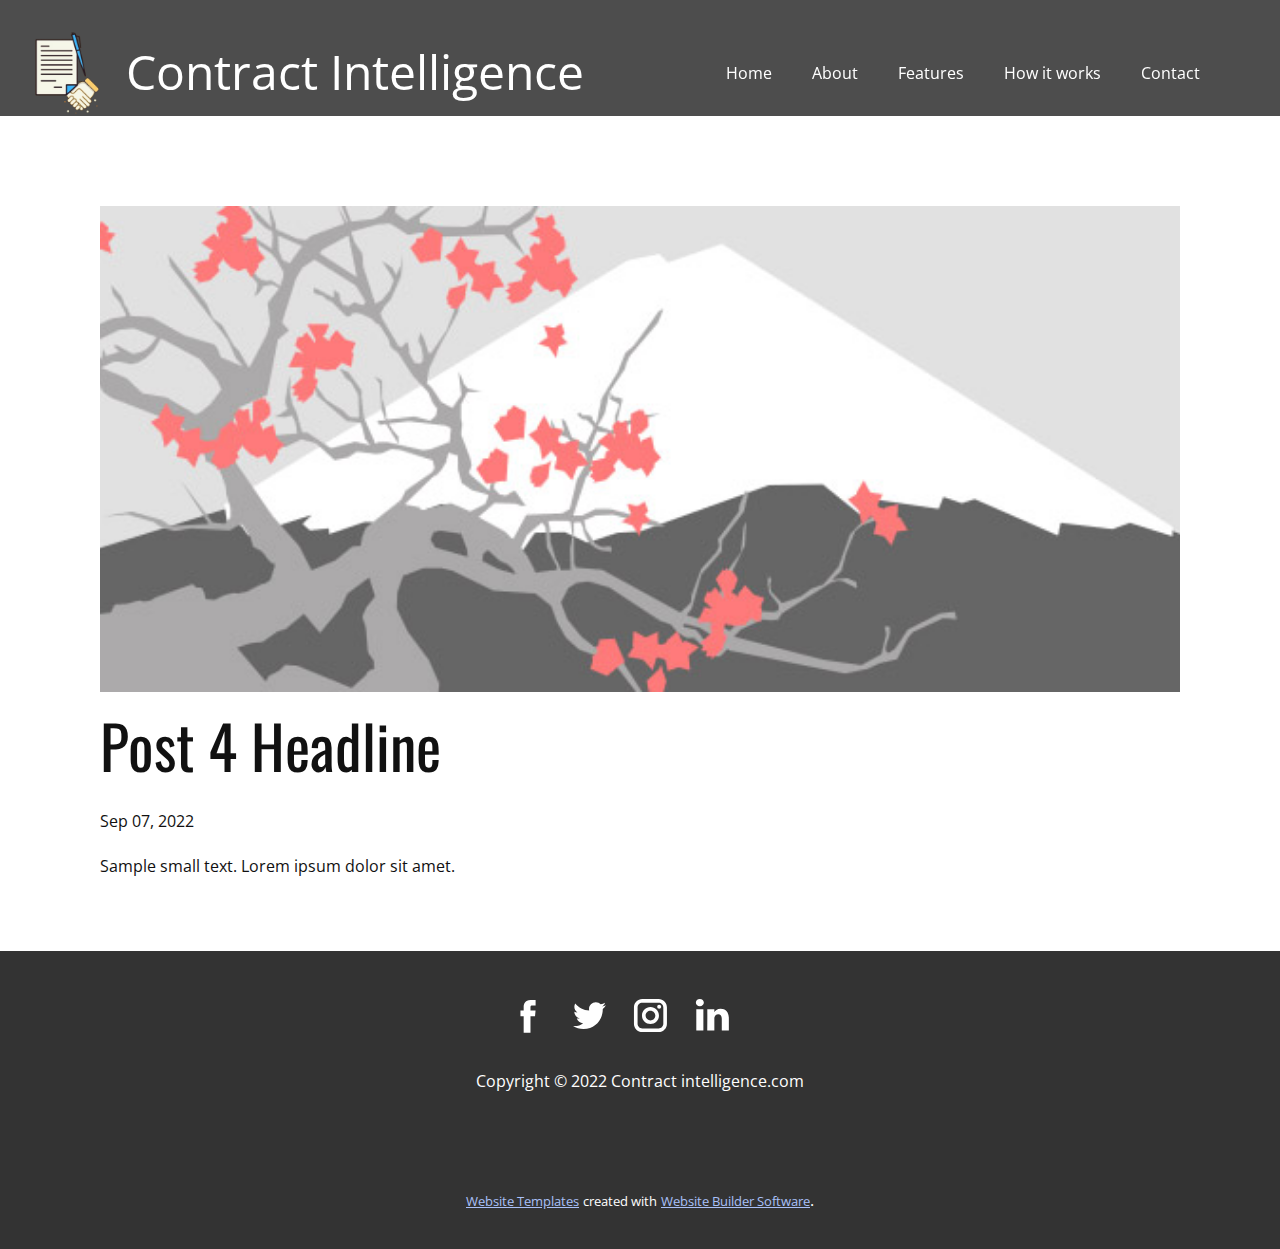
<file: blog/post-3.html>
<!doctype html>
<html style="font-size: 16px;" lang="en"><head>
    <meta name="viewport" content="width=device-width, initial-scale=1.0">
    <meta charset="utf-8">
    <meta name="keywords" content="Post 1 Headline">
    <meta name="description" content="">
    <title>Post 4 Headline</title>
    <link rel="stylesheet" href="/nicepage.css" media="screen">
<link rel="stylesheet" href="/Post-Template.css" media="screen">
    <script class="u-script" type="text/javascript" src="/jquery.js" defer=""></script>
    <script class="u-script" type="text/javascript" src="/nicepage.js" defer=""></script>
    <meta name="generator" content="Nicepage 4.18.5, nicepage.com">
    <link rel="icon" href="/images/favicon.png">
    <link id="u-theme-google-font" rel="stylesheet" href="https://fonts.googleapis.com/css?family=Oswald:200,300,400,500,600,700|Open+Sans:300,300i,400,400i,500,500i,600,600i,700,700i,800,800i">
    
    
    <script type="application/ld+json">{
		"@context": "http://schema.org",
		"@type": "Organization",
		"name": "Site2",
		"logo": "/images/Untitleddesign2.png",
		"sameAs": [
				"https://www.facebook.com/Contract-Intelligence-106876191907930",
				"https://twitter.com",
				"  https://www.instagram.com/contractintelligence/",
				"https://www.linkedin.com/company/contractintelligence/"
		]
}</script>
    <meta name="theme-color" content="#1847b8">
    <meta name="twitter:site" content="@">
    <meta name="twitter:card" content="summary_large_image">
    <meta name="twitter:title" content="Post Template">
    <meta name="twitter:description" content="Site2">
  </head>
  <body class="u-body u-xl-mode" data-lang="en"><header class="u-clearfix u-grey-70 u-header u-sticky u-sticky-a648 u-header" id="sec-8ac9"><style class="u-sticky-style" data-style-id="a648">.u-sticky-fixed.u-sticky-a648, .u-body.u-sticky-fixed .u-sticky-a648 {
box-shadow: 0 -2px 8px 0 rgba(128,128,128,1) !important
}</style><div class="u-clearfix u-sheet u-sheet-1">
        <p class="u-text u-text-default u-text-1">Contract Intelligence</p>
        <a href="/Home.html#sec-2e45" class="u-image u-logo u-image-1" data-image-width="500" data-image-height="500" title="Home">
          <img src="/images/Untitleddesign2.png" class="u-logo-image u-logo-image-1">
        </a>
        <nav class="u-menu u-menu-one-level u-offcanvas u-menu-1" data-responsive-from="MD">
          <div class="menu-collapse" style="font-size: 1rem; letter-spacing: 0px;">
            <a class="u-button-style u-custom-left-right-menu-spacing u-custom-padding-bottom u-custom-text-color u-custom-top-bottom-menu-spacing u-nav-link u-text-active-palette-1-base u-text-hover-palette-2-base" href="#">
              <svg class="u-svg-link" viewBox="0 0 24 24"><use xmlns:xlink="http://www.w3.org/1999/xlink" xlink:href="#menu-hamburger"></use></svg>
              <svg class="u-svg-content" version="1.1" id="menu-hamburger" viewBox="0 0 16 16" x="0px" y="0px" xmlns:xlink="http://www.w3.org/1999/xlink" xmlns="http://www.w3.org/2000/svg"><g><rect y="1" width="16" height="2"></rect><rect y="7" width="16" height="2"></rect><rect y="13" width="16" height="2"></rect>
</g></svg>
            </a>
          </div>
          <div class="u-custom-menu u-nav-container">
            <ul class="u-nav u-spacing-20 u-unstyled u-nav-1"><li class="u-nav-item"><a class="u-button-style u-nav-link u-text-active-palette-1-base u-text-hover-palette-1-base" href="/Home.html" style="padding: 10px;">Home</a>
</li><li class="u-nav-item"><a class="u-button-style u-nav-link u-text-active-palette-1-base u-text-hover-palette-1-base" href="/Home.html#carousel_fd61" style="padding: 10px;">About</a>
</li><li class="u-nav-item"><a class="u-button-style u-nav-link u-text-active-palette-1-base u-text-hover-palette-1-base" href="/Home.html#carousel_e8ef" style="padding: 10px;">Features</a>
</li><li class="u-nav-item"><a class="u-button-style u-nav-link u-text-active-palette-1-base u-text-hover-palette-1-base" href="/Home.html#carousel_e34a" style="padding: 10px;">How it works</a>
</li><li class="u-nav-item"><a class="u-button-style u-nav-link u-text-active-palette-1-base u-text-hover-palette-1-base" href="/Home.html#carousel_7650" style="padding: 10px;">Contact</a>
</li></ul>
          </div>
          <div class="u-custom-menu u-nav-container-collapse">
            <div class="u-black u-container-style u-inner-container-layout u-opacity u-opacity-95 u-sidenav">
              <div class="u-inner-container-layout u-sidenav-overflow">
                <div class="u-menu-close"></div>
                <ul class="u-align-center u-nav u-popupmenu-items u-unstyled u-nav-2"><li class="u-nav-item"><a class="u-button-style u-nav-link" href="/Home.html">Home</a>
</li><li class="u-nav-item"><a class="u-button-style u-nav-link" href="/Home.html#carousel_fd61">About</a>
</li><li class="u-nav-item"><a class="u-button-style u-nav-link" href="/Home.html#carousel_e8ef">Features</a>
</li><li class="u-nav-item"><a class="u-button-style u-nav-link" href="/Home.html#carousel_e34a">How it works</a>
</li><li class="u-nav-item"><a class="u-button-style u-nav-link" href="/Home.html#carousel_7650">Contact</a>
</li></ul>
              </div>
            </div>
            <div class="u-black u-menu-overlay u-opacity u-opacity-70"></div>
          </div>
        </nav>
      </div></header>
    <section class="u-align-center u-clearfix u-section-1" id="sec-7bac">
      <div class="u-clearfix u-sheet u-valign-middle-md u-valign-middle-sm u-valign-middle-xs u-sheet-1"><!--post_details--><!--post_details_options_json--><!--{"source":""}--><!--/post_details_options_json--><!--blog_post-->
        <div class="u-container-style u-expanded-width u-post-details u-post-details-1">
          <div class="u-container-layout u-valign-middle u-container-layout-1"><!--blog_post_image-->
            <img alt="" class="u-blog-control u-expanded-width u-image u-image-default u-image-1" src="/images/0fd3416c.jpeg"><!--/blog_post_image--><!--blog_post_header-->
            <h2 class="u-blog-control u-text u-text-1">Post 4 Headline</h2><!--/blog_post_header--><!--blog_post_metadata-->
            <div class="u-blog-control u-metadata u-metadata-1"><!--blog_post_metadata_date-->
              <span class="u-meta-date u-meta-icon">Sep 07, 2022</span><!--/blog_post_metadata_date--><!--blog_post_metadata_category-->
              <!--/blog_post_metadata_category--><!--blog_post_metadata_comments-->
              <!--/blog_post_metadata_comments-->
            </div><!--/blog_post_metadata--><!--blog_post_content-->
            <div class="u-align-justify u-blog-control u-post-content u-text u-text-2 fr-view">
  Sample small text. Lorem ipsum dolor sit amet.
  </div><!--/blog_post_content-->
          </div>
        </div><!--/blog_post--><!--/post_details-->
      </div>
    </section>
    
    
    <footer class="u-align-center u-clearfix u-footer u-grey-80 u-footer" id="sec-60e0"><div class="u-clearfix u-sheet u-sheet-1">
        <div class="u-social-icons u-spacing-20 u-social-icons-1">
          <a class="u-social-url" target="_blank" href="https://www.facebook.com/Contract-Intelligence-106876191907930" title="Facebook"><span class="u-icon u-icon-circle u-social-facebook u-social-icon u-icon-1">
          <svg class="u-svg-link" preserveAspectRatio="xMidYMin slice" viewBox="0 0 112 112" style=""><use xmlns:xlink="http://www.w3.org/1999/xlink" xlink:href="#svg-f107"></use></svg>
          <svg x="0px" y="0px" viewBox="0 0 112 112" id="svg-f107" class="u-svg-content"><path d="M75.5,28.8H65.4c-1.5,0-4,0.9-4,4.3v9.4h13.9l-1.5,15.8H61.4v45.1H42.8V58.3h-8.8V42.4h8.8V32.2 c0-7.4,3.4-18.8,18.8-18.8h13.8v15.4H75.5z"></path></svg>
        </span>
          </a>
          <a class="u-social-url" target="_blank" href="https://twitter.com" title="Twitter"><span class="u-icon u-icon-circle u-social-icon u-social-twitter u-icon-2">
          <svg class="u-svg-link" preserveAspectRatio="xMidYMin slice" viewBox="0 0 112 112" style=""><use xmlns:xlink="http://www.w3.org/1999/xlink" xlink:href="#svg-e140"></use></svg>
          <svg x="0px" y="0px" viewBox="0 0 112 112" id="svg-e140" class="u-svg-content"><path d="M92.2,38.2c0,0.8,0,1.6,0,2.3c0,24.3-18.6,52.4-52.6,52.4c-10.6,0.1-20.2-2.9-28.5-8.2 c1.4,0.2,2.9,0.2,4.4,0.2c8.7,0,16.7-2.9,23-7.9c-8.1-0.2-14.9-5.5-17.3-12.8c1.1,0.2,2.4,0.2,3.4,0.2c1.6,0,3.3-0.2,4.8-0.7 c-8.4-1.6-14.9-9.2-14.9-18c0-0.2,0-0.2,0-0.2c2.5,1.4,5.4,2.2,8.4,2.3c-5-3.3-8.3-8.9-8.3-15.4c0-3.4,1-6.5,2.5-9.2 c9.1,11.1,22.7,18.5,38,19.2c-0.2-1.4-0.4-2.8-0.4-4.3c0.1-10,8.3-18.2,18.5-18.2c5.4,0,10.1,2.2,13.5,5.7c4.3-0.8,8.1-2.3,11.7-4.5 c-1.4,4.3-4.3,7.9-8.1,10.1c3.7-0.4,7.3-1.4,10.6-2.9C98.9,32.3,95.7,35.5,92.2,38.2z"></path></svg>
        </span>
          </a>
          <a class="u-social-url" target="_blank" href="/  https://www.instagram.com/contractintelligence/" title="Instagram"><span class="u-icon u-icon-circle u-social-icon u-social-instagram u-icon-3">
          <svg class="u-svg-link" preserveAspectRatio="xMidYMin slice" viewBox="0 0 112 112" style=""><use xmlns:xlink="http://www.w3.org/1999/xlink" xlink:href="#svg-4718"></use></svg>
          <svg x="0px" y="0px" viewBox="0 0 112 112" id="svg-4718" class="u-svg-content"><path d="M55.9,32.9c-12.8,0-23.2,10.4-23.2,23.2s10.4,23.2,23.2,23.2s23.2-10.4,23.2-23.2S68.7,32.9,55.9,32.9z M55.9,69.4c-7.4,0-13.3-6-13.3-13.3c-0.1-7.4,6-13.3,13.3-13.3s13.3,6,13.3,13.3C69.3,63.5,63.3,69.4,55.9,69.4z"></path><path d="M79.7,26.8c-3,0-5.4,2.5-5.4,5.4s2.5,5.4,5.4,5.4c3,0,5.4-2.5,5.4-5.4S82.7,26.8,79.7,26.8z"></path><path d="M78.2,11H33.5C21,11,10.8,21.3,10.8,33.7v44.7c0,12.6,10.2,22.8,22.7,22.8h44.7c12.6,0,22.7-10.2,22.7-22.7 V33.7C100.8,21.1,90.6,11,78.2,11z M91,78.4c0,7.1-5.8,12.8-12.8,12.8H33.5c-7.1,0-12.8-5.8-12.8-12.8V33.7 c0-7.1,5.8-12.8,12.8-12.8h44.7c7.1,0,12.8,5.8,12.8,12.8V78.4z"></path></svg>
        </span>
          </a>
          <a class="u-social-url" target="_blank" href="https://www.linkedin.com/company/contractintelligence/" title="Linked-in"><span class="u-icon u-icon-circle u-social-icon u-social-linkedin u-icon-4">
          <svg class="u-svg-link" preserveAspectRatio="xMidYMin slice" viewBox="0 0 112 112" style=""><use xmlns:xlink="http://www.w3.org/1999/xlink" xlink:href="#svg-438b"></use></svg>
          <svg x="0px" y="0px" viewBox="0 0 112 112" id="svg-438b" class="u-svg-content"><path d="M33.8,96.8H14.5v-58h19.3V96.8z M24.1,30.9L24.1,30.9c-6.6,0-10.8-4.5-10.8-10.1c0-5.8,4.3-10.1,10.9-10.1 S34.9,15,35.1,20.8C35.1,26.4,30.8,30.9,24.1,30.9z M103.3,96.8H84.1v-31c0-7.8-2.7-13.1-9.8-13.1c-5.3,0-8.5,3.6-9.9,7.1 c-0.6,1.3-0.6,3-0.6,4.8V97H44.5c0,0,0.3-52.6,0-58h19.3v8.2c2.6-3.9,7.2-9.6,17.4-9.6c12.7,0,22.2,8.4,22.2,26.1V96.8z"></path></svg>
        </span>
          </a>
        </div>
        <p class="u-text u-text-default u-text-1">Copyright © 2022 Contract intelligence.com</p>
      </div></footer>
    <section class="u-backlink u-clearfix u-grey-80">
      <a class="u-link" href="https://nicepage.com/website-templates" target="_blank">
        <span>Website Templates</span>
      </a>
      <p class="u-text">
        <span>created with</span>
      </p>
      <a class="u-link" href="" target="_blank">
        <span>Website Builder Software</span>
      </a>. 
    </section>
  
</body></html>
</file>
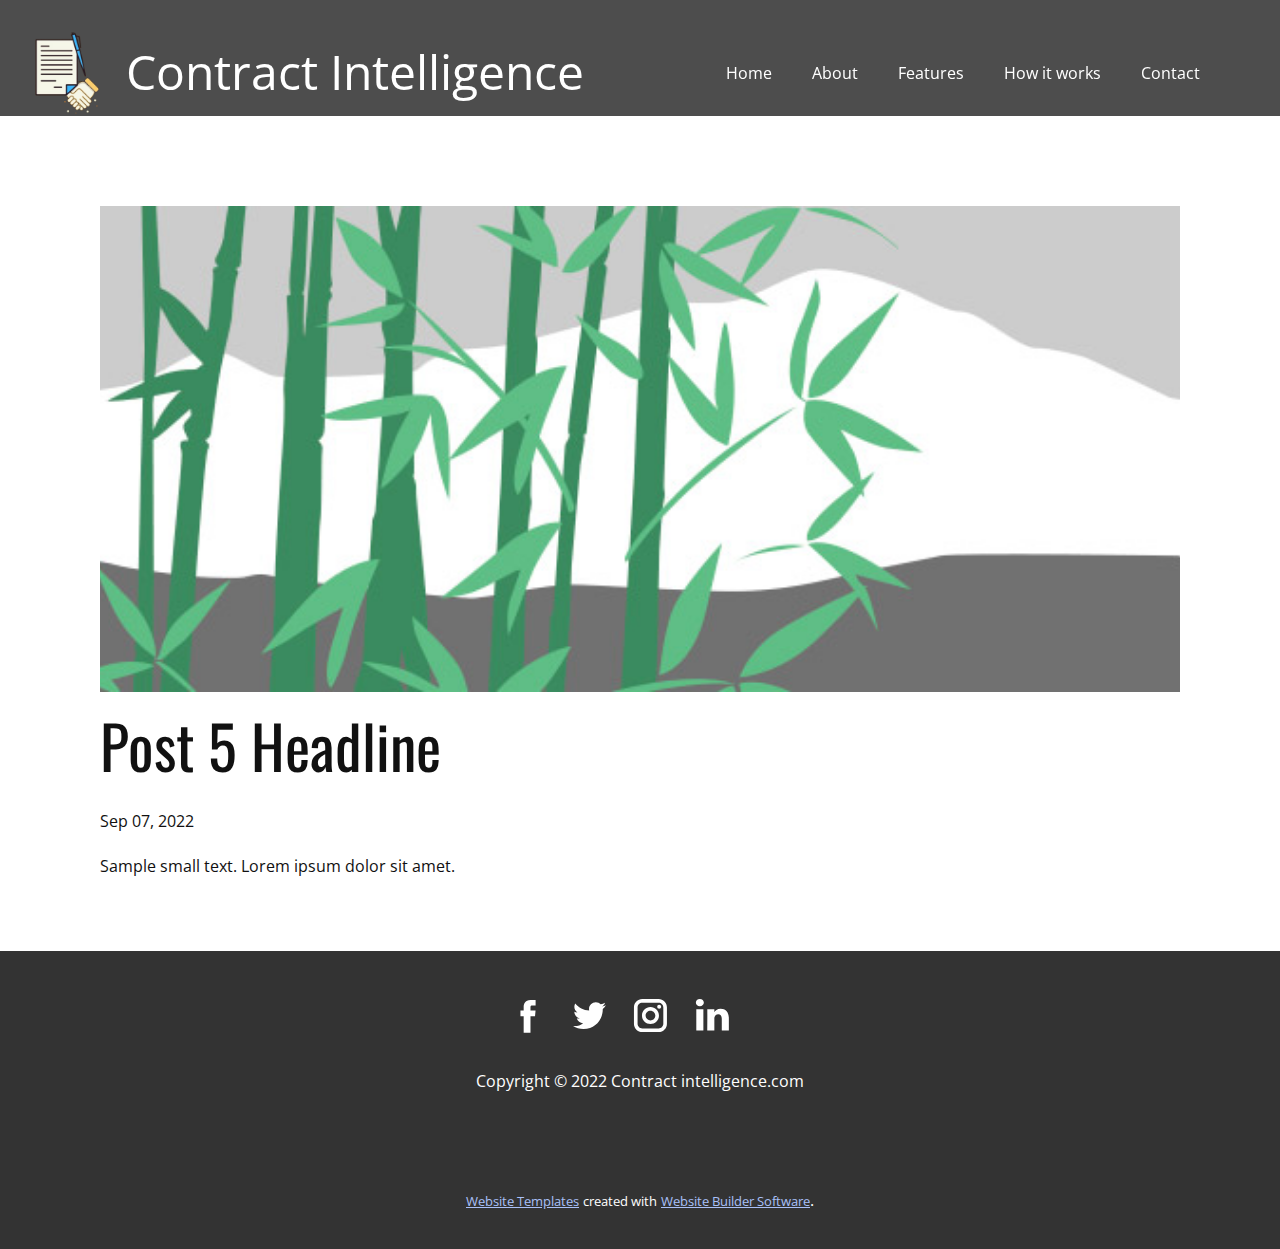
<file: blog/post-4.html>
<!doctype html>
<html style="font-size: 16px;" lang="en"><head>
    <meta name="viewport" content="width=device-width, initial-scale=1.0">
    <meta charset="utf-8">
    <meta name="keywords" content="Post 1 Headline">
    <meta name="description" content="">
    <title>Post 5 Headline</title>
    <link rel="stylesheet" href="/nicepage.css" media="screen">
<link rel="stylesheet" href="/Post-Template.css" media="screen">
    <script class="u-script" type="text/javascript" src="/jquery.js" defer=""></script>
    <script class="u-script" type="text/javascript" src="/nicepage.js" defer=""></script>
    <meta name="generator" content="Nicepage 4.18.5, nicepage.com">
    <link rel="icon" href="/images/favicon.png">
    <link id="u-theme-google-font" rel="stylesheet" href="https://fonts.googleapis.com/css?family=Oswald:200,300,400,500,600,700|Open+Sans:300,300i,400,400i,500,500i,600,600i,700,700i,800,800i">
    
    
    <script type="application/ld+json">{
		"@context": "http://schema.org",
		"@type": "Organization",
		"name": "Site2",
		"logo": "/images/Untitleddesign2.png",
		"sameAs": [
				"https://www.facebook.com/Contract-Intelligence-106876191907930",
				"https://twitter.com",
				"  https://www.instagram.com/contractintelligence/",
				"https://www.linkedin.com/company/contractintelligence/"
		]
}</script>
    <meta name="theme-color" content="#1847b8">
    <meta name="twitter:site" content="@">
    <meta name="twitter:card" content="summary_large_image">
    <meta name="twitter:title" content="Post Template">
    <meta name="twitter:description" content="Site2">
  </head>
  <body class="u-body u-xl-mode" data-lang="en"><header class="u-clearfix u-grey-70 u-header u-sticky u-sticky-a648 u-header" id="sec-8ac9"><style class="u-sticky-style" data-style-id="a648">.u-sticky-fixed.u-sticky-a648, .u-body.u-sticky-fixed .u-sticky-a648 {
box-shadow: 0 -2px 8px 0 rgba(128,128,128,1) !important
}</style><div class="u-clearfix u-sheet u-sheet-1">
        <p class="u-text u-text-default u-text-1">Contract Intelligence</p>
        <a href="/Home.html#sec-2e45" class="u-image u-logo u-image-1" data-image-width="500" data-image-height="500" title="Home">
          <img src="/images/Untitleddesign2.png" class="u-logo-image u-logo-image-1">
        </a>
        <nav class="u-menu u-menu-one-level u-offcanvas u-menu-1" data-responsive-from="MD">
          <div class="menu-collapse" style="font-size: 1rem; letter-spacing: 0px;">
            <a class="u-button-style u-custom-left-right-menu-spacing u-custom-padding-bottom u-custom-text-color u-custom-top-bottom-menu-spacing u-nav-link u-text-active-palette-1-base u-text-hover-palette-2-base" href="#">
              <svg class="u-svg-link" viewBox="0 0 24 24"><use xmlns:xlink="http://www.w3.org/1999/xlink" xlink:href="#menu-hamburger"></use></svg>
              <svg class="u-svg-content" version="1.1" id="menu-hamburger" viewBox="0 0 16 16" x="0px" y="0px" xmlns:xlink="http://www.w3.org/1999/xlink" xmlns="http://www.w3.org/2000/svg"><g><rect y="1" width="16" height="2"></rect><rect y="7" width="16" height="2"></rect><rect y="13" width="16" height="2"></rect>
</g></svg>
            </a>
          </div>
          <div class="u-custom-menu u-nav-container">
            <ul class="u-nav u-spacing-20 u-unstyled u-nav-1"><li class="u-nav-item"><a class="u-button-style u-nav-link u-text-active-palette-1-base u-text-hover-palette-1-base" href="/Home.html" style="padding: 10px;">Home</a>
</li><li class="u-nav-item"><a class="u-button-style u-nav-link u-text-active-palette-1-base u-text-hover-palette-1-base" href="/Home.html#carousel_fd61" style="padding: 10px;">About</a>
</li><li class="u-nav-item"><a class="u-button-style u-nav-link u-text-active-palette-1-base u-text-hover-palette-1-base" href="/Home.html#carousel_e8ef" style="padding: 10px;">Features</a>
</li><li class="u-nav-item"><a class="u-button-style u-nav-link u-text-active-palette-1-base u-text-hover-palette-1-base" href="/Home.html#carousel_e34a" style="padding: 10px;">How it works</a>
</li><li class="u-nav-item"><a class="u-button-style u-nav-link u-text-active-palette-1-base u-text-hover-palette-1-base" href="/Home.html#carousel_7650" style="padding: 10px;">Contact</a>
</li></ul>
          </div>
          <div class="u-custom-menu u-nav-container-collapse">
            <div class="u-black u-container-style u-inner-container-layout u-opacity u-opacity-95 u-sidenav">
              <div class="u-inner-container-layout u-sidenav-overflow">
                <div class="u-menu-close"></div>
                <ul class="u-align-center u-nav u-popupmenu-items u-unstyled u-nav-2"><li class="u-nav-item"><a class="u-button-style u-nav-link" href="/Home.html">Home</a>
</li><li class="u-nav-item"><a class="u-button-style u-nav-link" href="/Home.html#carousel_fd61">About</a>
</li><li class="u-nav-item"><a class="u-button-style u-nav-link" href="/Home.html#carousel_e8ef">Features</a>
</li><li class="u-nav-item"><a class="u-button-style u-nav-link" href="/Home.html#carousel_e34a">How it works</a>
</li><li class="u-nav-item"><a class="u-button-style u-nav-link" href="/Home.html#carousel_7650">Contact</a>
</li></ul>
              </div>
            </div>
            <div class="u-black u-menu-overlay u-opacity u-opacity-70"></div>
          </div>
        </nav>
      </div></header>
    <section class="u-align-center u-clearfix u-section-1" id="sec-7bac">
      <div class="u-clearfix u-sheet u-valign-middle-md u-valign-middle-sm u-valign-middle-xs u-sheet-1"><!--post_details--><!--post_details_options_json--><!--{"source":""}--><!--/post_details_options_json--><!--blog_post-->
        <div class="u-container-style u-expanded-width u-post-details u-post-details-1">
          <div class="u-container-layout u-valign-middle u-container-layout-1"><!--blog_post_image-->
            <img alt="" class="u-blog-control u-expanded-width u-image u-image-default u-image-1" src="/images/68f64b9d.jpeg"><!--/blog_post_image--><!--blog_post_header-->
            <h2 class="u-blog-control u-text u-text-1">Post 5 Headline</h2><!--/blog_post_header--><!--blog_post_metadata-->
            <div class="u-blog-control u-metadata u-metadata-1"><!--blog_post_metadata_date-->
              <span class="u-meta-date u-meta-icon">Sep 07, 2022</span><!--/blog_post_metadata_date--><!--blog_post_metadata_category-->
              <!--/blog_post_metadata_category--><!--blog_post_metadata_comments-->
              <!--/blog_post_metadata_comments-->
            </div><!--/blog_post_metadata--><!--blog_post_content-->
            <div class="u-align-justify u-blog-control u-post-content u-text u-text-2 fr-view">
  Sample small text. Lorem ipsum dolor sit amet.
  </div><!--/blog_post_content-->
          </div>
        </div><!--/blog_post--><!--/post_details-->
      </div>
    </section>
    
    
    <footer class="u-align-center u-clearfix u-footer u-grey-80 u-footer" id="sec-60e0"><div class="u-clearfix u-sheet u-sheet-1">
        <div class="u-social-icons u-spacing-20 u-social-icons-1">
          <a class="u-social-url" target="_blank" href="https://www.facebook.com/Contract-Intelligence-106876191907930" title="Facebook"><span class="u-icon u-icon-circle u-social-facebook u-social-icon u-icon-1">
          <svg class="u-svg-link" preserveAspectRatio="xMidYMin slice" viewBox="0 0 112 112" style=""><use xmlns:xlink="http://www.w3.org/1999/xlink" xlink:href="#svg-f107"></use></svg>
          <svg x="0px" y="0px" viewBox="0 0 112 112" id="svg-f107" class="u-svg-content"><path d="M75.5,28.8H65.4c-1.5,0-4,0.9-4,4.3v9.4h13.9l-1.5,15.8H61.4v45.1H42.8V58.3h-8.8V42.4h8.8V32.2 c0-7.4,3.4-18.8,18.8-18.8h13.8v15.4H75.5z"></path></svg>
        </span>
          </a>
          <a class="u-social-url" target="_blank" href="https://twitter.com" title="Twitter"><span class="u-icon u-icon-circle u-social-icon u-social-twitter u-icon-2">
          <svg class="u-svg-link" preserveAspectRatio="xMidYMin slice" viewBox="0 0 112 112" style=""><use xmlns:xlink="http://www.w3.org/1999/xlink" xlink:href="#svg-e140"></use></svg>
          <svg x="0px" y="0px" viewBox="0 0 112 112" id="svg-e140" class="u-svg-content"><path d="M92.2,38.2c0,0.8,0,1.6,0,2.3c0,24.3-18.6,52.4-52.6,52.4c-10.6,0.1-20.2-2.9-28.5-8.2 c1.4,0.2,2.9,0.2,4.4,0.2c8.7,0,16.7-2.9,23-7.9c-8.1-0.2-14.9-5.5-17.3-12.8c1.1,0.2,2.4,0.2,3.4,0.2c1.6,0,3.3-0.2,4.8-0.7 c-8.4-1.6-14.9-9.2-14.9-18c0-0.2,0-0.2,0-0.2c2.5,1.4,5.4,2.2,8.4,2.3c-5-3.3-8.3-8.9-8.3-15.4c0-3.4,1-6.5,2.5-9.2 c9.1,11.1,22.7,18.5,38,19.2c-0.2-1.4-0.4-2.8-0.4-4.3c0.1-10,8.3-18.2,18.5-18.2c5.4,0,10.1,2.2,13.5,5.7c4.3-0.8,8.1-2.3,11.7-4.5 c-1.4,4.3-4.3,7.9-8.1,10.1c3.7-0.4,7.3-1.4,10.6-2.9C98.9,32.3,95.7,35.5,92.2,38.2z"></path></svg>
        </span>
          </a>
          <a class="u-social-url" target="_blank" href="/  https://www.instagram.com/contractintelligence/" title="Instagram"><span class="u-icon u-icon-circle u-social-icon u-social-instagram u-icon-3">
          <svg class="u-svg-link" preserveAspectRatio="xMidYMin slice" viewBox="0 0 112 112" style=""><use xmlns:xlink="http://www.w3.org/1999/xlink" xlink:href="#svg-4718"></use></svg>
          <svg x="0px" y="0px" viewBox="0 0 112 112" id="svg-4718" class="u-svg-content"><path d="M55.9,32.9c-12.8,0-23.2,10.4-23.2,23.2s10.4,23.2,23.2,23.2s23.2-10.4,23.2-23.2S68.7,32.9,55.9,32.9z M55.9,69.4c-7.4,0-13.3-6-13.3-13.3c-0.1-7.4,6-13.3,13.3-13.3s13.3,6,13.3,13.3C69.3,63.5,63.3,69.4,55.9,69.4z"></path><path d="M79.7,26.8c-3,0-5.4,2.5-5.4,5.4s2.5,5.4,5.4,5.4c3,0,5.4-2.5,5.4-5.4S82.7,26.8,79.7,26.8z"></path><path d="M78.2,11H33.5C21,11,10.8,21.3,10.8,33.7v44.7c0,12.6,10.2,22.8,22.7,22.8h44.7c12.6,0,22.7-10.2,22.7-22.7 V33.7C100.8,21.1,90.6,11,78.2,11z M91,78.4c0,7.1-5.8,12.8-12.8,12.8H33.5c-7.1,0-12.8-5.8-12.8-12.8V33.7 c0-7.1,5.8-12.8,12.8-12.8h44.7c7.1,0,12.8,5.8,12.8,12.8V78.4z"></path></svg>
        </span>
          </a>
          <a class="u-social-url" target="_blank" href="https://www.linkedin.com/company/contractintelligence/" title="Linked-in"><span class="u-icon u-icon-circle u-social-icon u-social-linkedin u-icon-4">
          <svg class="u-svg-link" preserveAspectRatio="xMidYMin slice" viewBox="0 0 112 112" style=""><use xmlns:xlink="http://www.w3.org/1999/xlink" xlink:href="#svg-438b"></use></svg>
          <svg x="0px" y="0px" viewBox="0 0 112 112" id="svg-438b" class="u-svg-content"><path d="M33.8,96.8H14.5v-58h19.3V96.8z M24.1,30.9L24.1,30.9c-6.6,0-10.8-4.5-10.8-10.1c0-5.8,4.3-10.1,10.9-10.1 S34.9,15,35.1,20.8C35.1,26.4,30.8,30.9,24.1,30.9z M103.3,96.8H84.1v-31c0-7.8-2.7-13.1-9.8-13.1c-5.3,0-8.5,3.6-9.9,7.1 c-0.6,1.3-0.6,3-0.6,4.8V97H44.5c0,0,0.3-52.6,0-58h19.3v8.2c2.6-3.9,7.2-9.6,17.4-9.6c12.7,0,22.2,8.4,22.2,26.1V96.8z"></path></svg>
        </span>
          </a>
        </div>
        <p class="u-text u-text-default u-text-1">Copyright © 2022 Contract intelligence.com</p>
      </div></footer>
    <section class="u-backlink u-clearfix u-grey-80">
      <a class="u-link" href="https://nicepage.com/website-templates" target="_blank">
        <span>Website Templates</span>
      </a>
      <p class="u-text">
        <span>created with</span>
      </p>
      <a class="u-link" href="" target="_blank">
        <span>Website Builder Software</span>
      </a>. 
    </section>
  
</body></html>
</file>
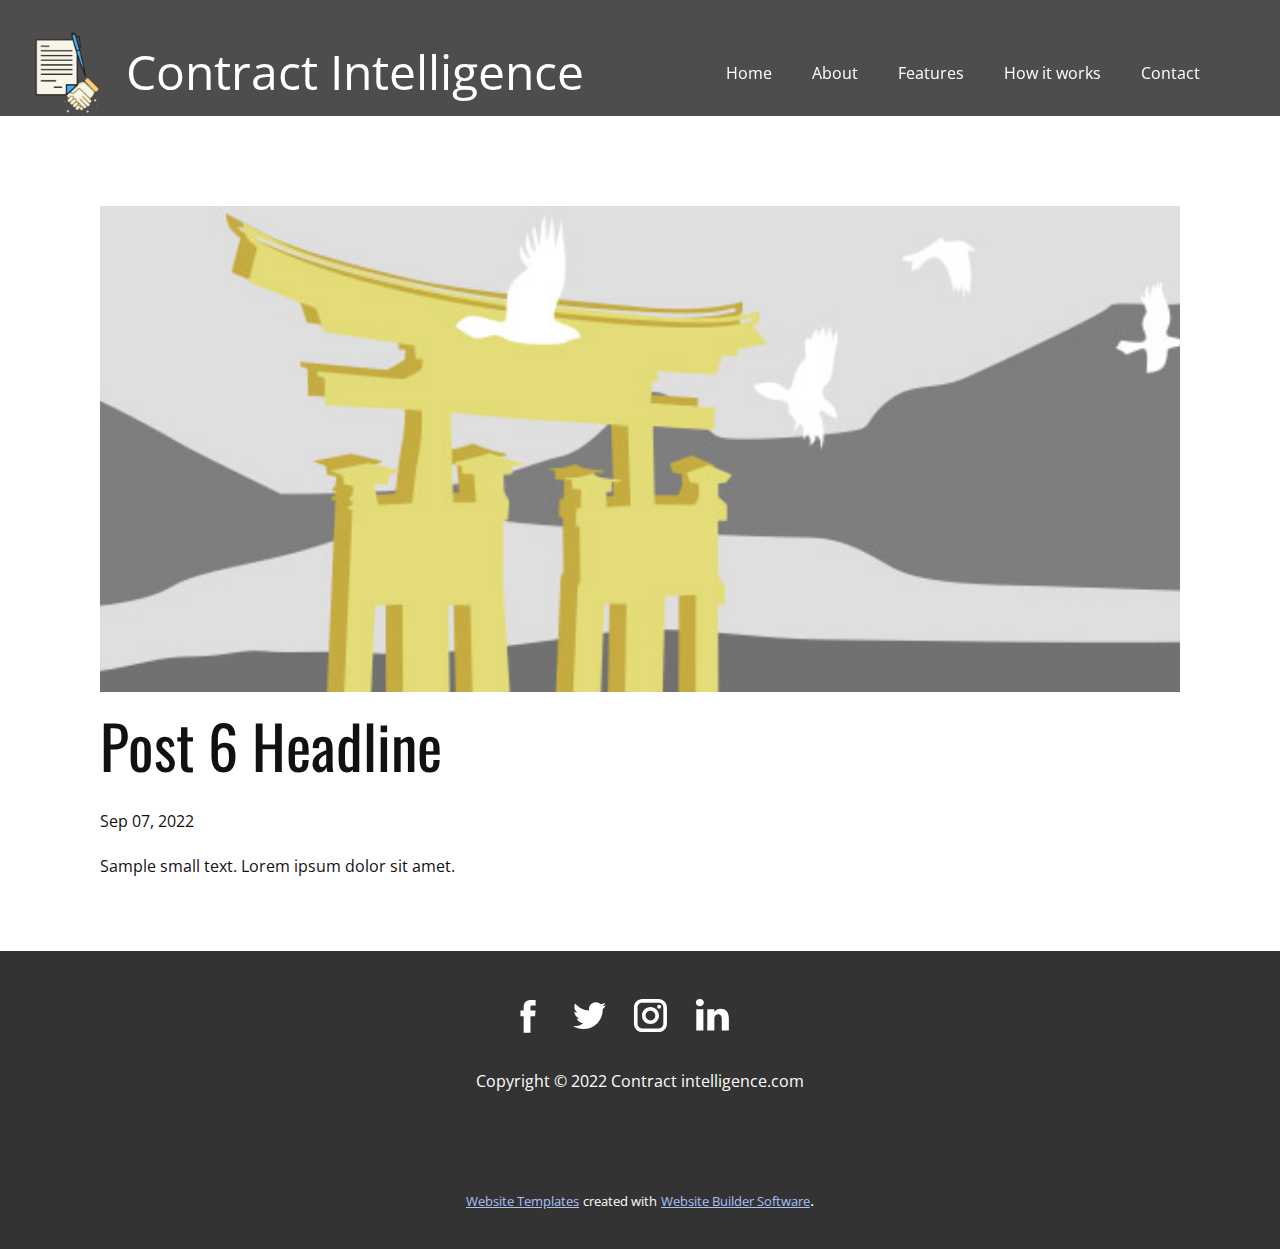
<file: blog/post-5.html>
<!doctype html>
<html style="font-size: 16px;" lang="en"><head>
    <meta name="viewport" content="width=device-width, initial-scale=1.0">
    <meta charset="utf-8">
    <meta name="keywords" content="Post 1 Headline">
    <meta name="description" content="">
    <title>Post 6 Headline</title>
    <link rel="stylesheet" href="/nicepage.css" media="screen">
<link rel="stylesheet" href="/Post-Template.css" media="screen">
    <script class="u-script" type="text/javascript" src="/jquery.js" defer=""></script>
    <script class="u-script" type="text/javascript" src="/nicepage.js" defer=""></script>
    <meta name="generator" content="Nicepage 4.18.5, nicepage.com">
    <link rel="icon" href="/images/favicon.png">
    <link id="u-theme-google-font" rel="stylesheet" href="https://fonts.googleapis.com/css?family=Oswald:200,300,400,500,600,700|Open+Sans:300,300i,400,400i,500,500i,600,600i,700,700i,800,800i">
    
    
    <script type="application/ld+json">{
		"@context": "http://schema.org",
		"@type": "Organization",
		"name": "Site2",
		"logo": "/images/Untitleddesign2.png",
		"sameAs": [
				"https://www.facebook.com/Contract-Intelligence-106876191907930",
				"https://twitter.com",
				"  https://www.instagram.com/contractintelligence/",
				"https://www.linkedin.com/company/contractintelligence/"
		]
}</script>
    <meta name="theme-color" content="#1847b8">
    <meta name="twitter:site" content="@">
    <meta name="twitter:card" content="summary_large_image">
    <meta name="twitter:title" content="Post Template">
    <meta name="twitter:description" content="Site2">
  </head>
  <body class="u-body u-xl-mode" data-lang="en"><header class="u-clearfix u-grey-70 u-header u-sticky u-sticky-a648 u-header" id="sec-8ac9"><style class="u-sticky-style" data-style-id="a648">.u-sticky-fixed.u-sticky-a648, .u-body.u-sticky-fixed .u-sticky-a648 {
box-shadow: 0 -2px 8px 0 rgba(128,128,128,1) !important
}</style><div class="u-clearfix u-sheet u-sheet-1">
        <p class="u-text u-text-default u-text-1">Contract Intelligence</p>
        <a href="/Home.html#sec-2e45" class="u-image u-logo u-image-1" data-image-width="500" data-image-height="500" title="Home">
          <img src="/images/Untitleddesign2.png" class="u-logo-image u-logo-image-1">
        </a>
        <nav class="u-menu u-menu-one-level u-offcanvas u-menu-1" data-responsive-from="MD">
          <div class="menu-collapse" style="font-size: 1rem; letter-spacing: 0px;">
            <a class="u-button-style u-custom-left-right-menu-spacing u-custom-padding-bottom u-custom-text-color u-custom-top-bottom-menu-spacing u-nav-link u-text-active-palette-1-base u-text-hover-palette-2-base" href="#">
              <svg class="u-svg-link" viewBox="0 0 24 24"><use xmlns:xlink="http://www.w3.org/1999/xlink" xlink:href="#menu-hamburger"></use></svg>
              <svg class="u-svg-content" version="1.1" id="menu-hamburger" viewBox="0 0 16 16" x="0px" y="0px" xmlns:xlink="http://www.w3.org/1999/xlink" xmlns="http://www.w3.org/2000/svg"><g><rect y="1" width="16" height="2"></rect><rect y="7" width="16" height="2"></rect><rect y="13" width="16" height="2"></rect>
</g></svg>
            </a>
          </div>
          <div class="u-custom-menu u-nav-container">
            <ul class="u-nav u-spacing-20 u-unstyled u-nav-1"><li class="u-nav-item"><a class="u-button-style u-nav-link u-text-active-palette-1-base u-text-hover-palette-1-base" href="/Home.html" style="padding: 10px;">Home</a>
</li><li class="u-nav-item"><a class="u-button-style u-nav-link u-text-active-palette-1-base u-text-hover-palette-1-base" href="/Home.html#carousel_fd61" style="padding: 10px;">About</a>
</li><li class="u-nav-item"><a class="u-button-style u-nav-link u-text-active-palette-1-base u-text-hover-palette-1-base" href="/Home.html#carousel_e8ef" style="padding: 10px;">Features</a>
</li><li class="u-nav-item"><a class="u-button-style u-nav-link u-text-active-palette-1-base u-text-hover-palette-1-base" href="/Home.html#carousel_e34a" style="padding: 10px;">How it works</a>
</li><li class="u-nav-item"><a class="u-button-style u-nav-link u-text-active-palette-1-base u-text-hover-palette-1-base" href="/Home.html#carousel_7650" style="padding: 10px;">Contact</a>
</li></ul>
          </div>
          <div class="u-custom-menu u-nav-container-collapse">
            <div class="u-black u-container-style u-inner-container-layout u-opacity u-opacity-95 u-sidenav">
              <div class="u-inner-container-layout u-sidenav-overflow">
                <div class="u-menu-close"></div>
                <ul class="u-align-center u-nav u-popupmenu-items u-unstyled u-nav-2"><li class="u-nav-item"><a class="u-button-style u-nav-link" href="/Home.html">Home</a>
</li><li class="u-nav-item"><a class="u-button-style u-nav-link" href="/Home.html#carousel_fd61">About</a>
</li><li class="u-nav-item"><a class="u-button-style u-nav-link" href="/Home.html#carousel_e8ef">Features</a>
</li><li class="u-nav-item"><a class="u-button-style u-nav-link" href="/Home.html#carousel_e34a">How it works</a>
</li><li class="u-nav-item"><a class="u-button-style u-nav-link" href="/Home.html#carousel_7650">Contact</a>
</li></ul>
              </div>
            </div>
            <div class="u-black u-menu-overlay u-opacity u-opacity-70"></div>
          </div>
        </nav>
      </div></header>
    <section class="u-align-center u-clearfix u-section-1" id="sec-7bac">
      <div class="u-clearfix u-sheet u-valign-middle-md u-valign-middle-sm u-valign-middle-xs u-sheet-1"><!--post_details--><!--post_details_options_json--><!--{"source":""}--><!--/post_details_options_json--><!--blog_post-->
        <div class="u-container-style u-expanded-width u-post-details u-post-details-1">
          <div class="u-container-layout u-valign-middle u-container-layout-1"><!--blog_post_image-->
            <img alt="" class="u-blog-control u-expanded-width u-image u-image-default u-image-1" src="/images/8ad73f3c.jpeg"><!--/blog_post_image--><!--blog_post_header-->
            <h2 class="u-blog-control u-text u-text-1">Post 6 Headline</h2><!--/blog_post_header--><!--blog_post_metadata-->
            <div class="u-blog-control u-metadata u-metadata-1"><!--blog_post_metadata_date-->
              <span class="u-meta-date u-meta-icon">Sep 07, 2022</span><!--/blog_post_metadata_date--><!--blog_post_metadata_category-->
              <!--/blog_post_metadata_category--><!--blog_post_metadata_comments-->
              <!--/blog_post_metadata_comments-->
            </div><!--/blog_post_metadata--><!--blog_post_content-->
            <div class="u-align-justify u-blog-control u-post-content u-text u-text-2 fr-view">
  Sample small text. Lorem ipsum dolor sit amet.
  </div><!--/blog_post_content-->
          </div>
        </div><!--/blog_post--><!--/post_details-->
      </div>
    </section>
    
    
    <footer class="u-align-center u-clearfix u-footer u-grey-80 u-footer" id="sec-60e0"><div class="u-clearfix u-sheet u-sheet-1">
        <div class="u-social-icons u-spacing-20 u-social-icons-1">
          <a class="u-social-url" target="_blank" href="https://www.facebook.com/Contract-Intelligence-106876191907930" title="Facebook"><span class="u-icon u-icon-circle u-social-facebook u-social-icon u-icon-1">
          <svg class="u-svg-link" preserveAspectRatio="xMidYMin slice" viewBox="0 0 112 112" style=""><use xmlns:xlink="http://www.w3.org/1999/xlink" xlink:href="#svg-f107"></use></svg>
          <svg x="0px" y="0px" viewBox="0 0 112 112" id="svg-f107" class="u-svg-content"><path d="M75.5,28.8H65.4c-1.5,0-4,0.9-4,4.3v9.4h13.9l-1.5,15.8H61.4v45.1H42.8V58.3h-8.8V42.4h8.8V32.2 c0-7.4,3.4-18.8,18.8-18.8h13.8v15.4H75.5z"></path></svg>
        </span>
          </a>
          <a class="u-social-url" target="_blank" href="https://twitter.com" title="Twitter"><span class="u-icon u-icon-circle u-social-icon u-social-twitter u-icon-2">
          <svg class="u-svg-link" preserveAspectRatio="xMidYMin slice" viewBox="0 0 112 112" style=""><use xmlns:xlink="http://www.w3.org/1999/xlink" xlink:href="#svg-e140"></use></svg>
          <svg x="0px" y="0px" viewBox="0 0 112 112" id="svg-e140" class="u-svg-content"><path d="M92.2,38.2c0,0.8,0,1.6,0,2.3c0,24.3-18.6,52.4-52.6,52.4c-10.6,0.1-20.2-2.9-28.5-8.2 c1.4,0.2,2.9,0.2,4.4,0.2c8.7,0,16.7-2.9,23-7.9c-8.1-0.2-14.9-5.5-17.3-12.8c1.1,0.2,2.4,0.2,3.4,0.2c1.6,0,3.3-0.2,4.8-0.7 c-8.4-1.6-14.9-9.2-14.9-18c0-0.2,0-0.2,0-0.2c2.5,1.4,5.4,2.2,8.4,2.3c-5-3.3-8.3-8.9-8.3-15.4c0-3.4,1-6.5,2.5-9.2 c9.1,11.1,22.7,18.5,38,19.2c-0.2-1.4-0.4-2.8-0.4-4.3c0.1-10,8.3-18.2,18.5-18.2c5.4,0,10.1,2.2,13.5,5.7c4.3-0.8,8.1-2.3,11.7-4.5 c-1.4,4.3-4.3,7.9-8.1,10.1c3.7-0.4,7.3-1.4,10.6-2.9C98.9,32.3,95.7,35.5,92.2,38.2z"></path></svg>
        </span>
          </a>
          <a class="u-social-url" target="_blank" href="/  https://www.instagram.com/contractintelligence/" title="Instagram"><span class="u-icon u-icon-circle u-social-icon u-social-instagram u-icon-3">
          <svg class="u-svg-link" preserveAspectRatio="xMidYMin slice" viewBox="0 0 112 112" style=""><use xmlns:xlink="http://www.w3.org/1999/xlink" xlink:href="#svg-4718"></use></svg>
          <svg x="0px" y="0px" viewBox="0 0 112 112" id="svg-4718" class="u-svg-content"><path d="M55.9,32.9c-12.8,0-23.2,10.4-23.2,23.2s10.4,23.2,23.2,23.2s23.2-10.4,23.2-23.2S68.7,32.9,55.9,32.9z M55.9,69.4c-7.4,0-13.3-6-13.3-13.3c-0.1-7.4,6-13.3,13.3-13.3s13.3,6,13.3,13.3C69.3,63.5,63.3,69.4,55.9,69.4z"></path><path d="M79.7,26.8c-3,0-5.4,2.5-5.4,5.4s2.5,5.4,5.4,5.4c3,0,5.4-2.5,5.4-5.4S82.7,26.8,79.7,26.8z"></path><path d="M78.2,11H33.5C21,11,10.8,21.3,10.8,33.7v44.7c0,12.6,10.2,22.8,22.7,22.8h44.7c12.6,0,22.7-10.2,22.7-22.7 V33.7C100.8,21.1,90.6,11,78.2,11z M91,78.4c0,7.1-5.8,12.8-12.8,12.8H33.5c-7.1,0-12.8-5.8-12.8-12.8V33.7 c0-7.1,5.8-12.8,12.8-12.8h44.7c7.1,0,12.8,5.8,12.8,12.8V78.4z"></path></svg>
        </span>
          </a>
          <a class="u-social-url" target="_blank" href="https://www.linkedin.com/company/contractintelligence/" title="Linked-in"><span class="u-icon u-icon-circle u-social-icon u-social-linkedin u-icon-4">
          <svg class="u-svg-link" preserveAspectRatio="xMidYMin slice" viewBox="0 0 112 112" style=""><use xmlns:xlink="http://www.w3.org/1999/xlink" xlink:href="#svg-438b"></use></svg>
          <svg x="0px" y="0px" viewBox="0 0 112 112" id="svg-438b" class="u-svg-content"><path d="M33.8,96.8H14.5v-58h19.3V96.8z M24.1,30.9L24.1,30.9c-6.6,0-10.8-4.5-10.8-10.1c0-5.8,4.3-10.1,10.9-10.1 S34.9,15,35.1,20.8C35.1,26.4,30.8,30.9,24.1,30.9z M103.3,96.8H84.1v-31c0-7.8-2.7-13.1-9.8-13.1c-5.3,0-8.5,3.6-9.9,7.1 c-0.6,1.3-0.6,3-0.6,4.8V97H44.5c0,0,0.3-52.6,0-58h19.3v8.2c2.6-3.9,7.2-9.6,17.4-9.6c12.7,0,22.2,8.4,22.2,26.1V96.8z"></path></svg>
        </span>
          </a>
        </div>
        <p class="u-text u-text-default u-text-1">Copyright © 2022 Contract intelligence.com</p>
      </div></footer>
    <section class="u-backlink u-clearfix u-grey-80">
      <a class="u-link" href="https://nicepage.com/website-templates" target="_blank">
        <span>Website Templates</span>
      </a>
      <p class="u-text">
        <span>created with</span>
      </p>
      <a class="u-link" href="" target="_blank">
        <span>Website Builder Software</span>
      </a>. 
    </section>
  
</body></html>
</file>
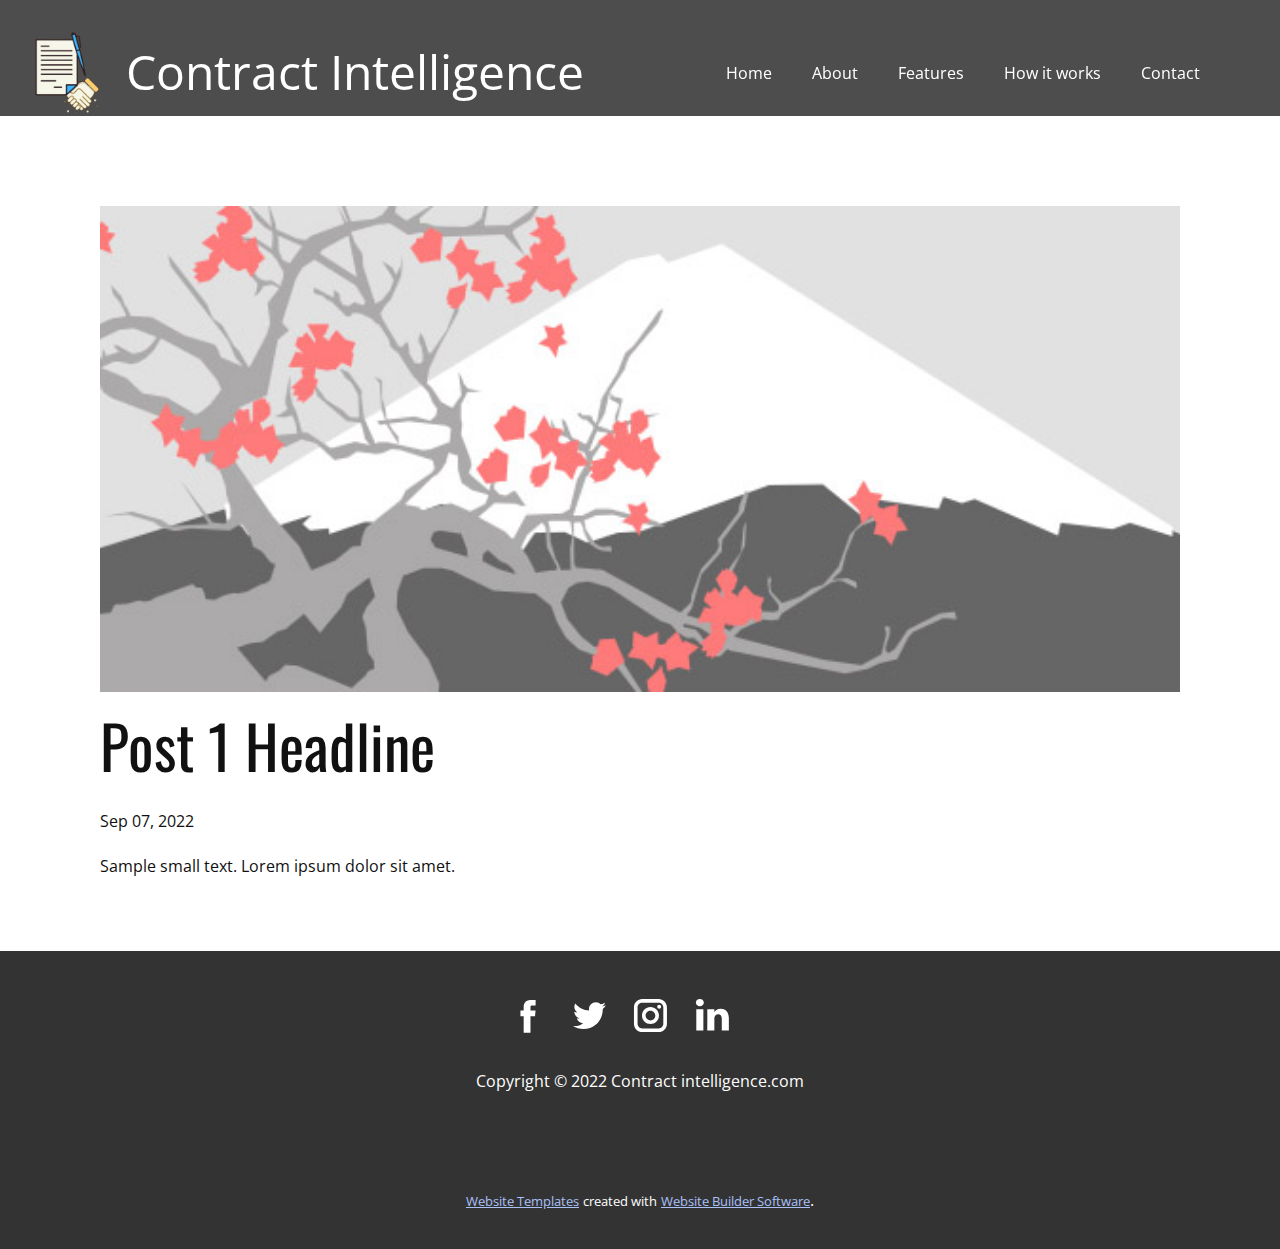
<file: blog/post.html>
<!doctype html>
<html style="font-size: 16px;" lang="en"><head>
    <meta name="viewport" content="width=device-width, initial-scale=1.0">
    <meta charset="utf-8">
    <meta name="keywords" content="Post 1 Headline">
    <meta name="description" content="">
    <title>Post 1 Headline</title>
    <link rel="stylesheet" href="/nicepage.css" media="screen">
<link rel="stylesheet" href="/Post-Template.css" media="screen">
    <script class="u-script" type="text/javascript" src="/jquery.js" defer=""></script>
    <script class="u-script" type="text/javascript" src="/nicepage.js" defer=""></script>
    <meta name="generator" content="Nicepage 4.18.5, nicepage.com">
    <link rel="icon" href="/images/favicon.png">
    <link id="u-theme-google-font" rel="stylesheet" href="https://fonts.googleapis.com/css?family=Oswald:200,300,400,500,600,700|Open+Sans:300,300i,400,400i,500,500i,600,600i,700,700i,800,800i">
    
    
    <script type="application/ld+json">{
		"@context": "http://schema.org",
		"@type": "Organization",
		"name": "Site2",
		"logo": "/images/Untitleddesign2.png",
		"sameAs": [
				"https://www.facebook.com/Contract-Intelligence-106876191907930",
				"https://twitter.com",
				"  https://www.instagram.com/contractintelligence/",
				"https://www.linkedin.com/company/contractintelligence/"
		]
}</script>
    <meta name="theme-color" content="#1847b8">
    <meta name="twitter:site" content="@">
    <meta name="twitter:card" content="summary_large_image">
    <meta name="twitter:title" content="Post Template">
    <meta name="twitter:description" content="Site2">
  </head>
  <body class="u-body u-xl-mode" data-lang="en"><header class="u-clearfix u-grey-70 u-header u-sticky u-sticky-a648 u-header" id="sec-8ac9"><style class="u-sticky-style" data-style-id="a648">.u-sticky-fixed.u-sticky-a648, .u-body.u-sticky-fixed .u-sticky-a648 {
box-shadow: 0 -2px 8px 0 rgba(128,128,128,1) !important
}</style><div class="u-clearfix u-sheet u-sheet-1">
        <p class="u-text u-text-default u-text-1">Contract Intelligence</p>
        <a href="/Home.html#sec-2e45" class="u-image u-logo u-image-1" data-image-width="500" data-image-height="500" title="Home">
          <img src="/images/Untitleddesign2.png" class="u-logo-image u-logo-image-1">
        </a>
        <nav class="u-menu u-menu-one-level u-offcanvas u-menu-1" data-responsive-from="MD">
          <div class="menu-collapse" style="font-size: 1rem; letter-spacing: 0px;">
            <a class="u-button-style u-custom-left-right-menu-spacing u-custom-padding-bottom u-custom-text-color u-custom-top-bottom-menu-spacing u-nav-link u-text-active-palette-1-base u-text-hover-palette-2-base" href="#">
              <svg class="u-svg-link" viewBox="0 0 24 24"><use xmlns:xlink="http://www.w3.org/1999/xlink" xlink:href="#menu-hamburger"></use></svg>
              <svg class="u-svg-content" version="1.1" id="menu-hamburger" viewBox="0 0 16 16" x="0px" y="0px" xmlns:xlink="http://www.w3.org/1999/xlink" xmlns="http://www.w3.org/2000/svg"><g><rect y="1" width="16" height="2"></rect><rect y="7" width="16" height="2"></rect><rect y="13" width="16" height="2"></rect>
</g></svg>
            </a>
          </div>
          <div class="u-custom-menu u-nav-container">
            <ul class="u-nav u-spacing-20 u-unstyled u-nav-1"><li class="u-nav-item"><a class="u-button-style u-nav-link u-text-active-palette-1-base u-text-hover-palette-1-base" href="/Home.html" style="padding: 10px;">Home</a>
</li><li class="u-nav-item"><a class="u-button-style u-nav-link u-text-active-palette-1-base u-text-hover-palette-1-base" href="/Home.html#carousel_fd61" style="padding: 10px;">About</a>
</li><li class="u-nav-item"><a class="u-button-style u-nav-link u-text-active-palette-1-base u-text-hover-palette-1-base" href="/Home.html#carousel_e8ef" style="padding: 10px;">Features</a>
</li><li class="u-nav-item"><a class="u-button-style u-nav-link u-text-active-palette-1-base u-text-hover-palette-1-base" href="/Home.html#carousel_e34a" style="padding: 10px;">How it works</a>
</li><li class="u-nav-item"><a class="u-button-style u-nav-link u-text-active-palette-1-base u-text-hover-palette-1-base" href="/Home.html#carousel_7650" style="padding: 10px;">Contact</a>
</li></ul>
          </div>
          <div class="u-custom-menu u-nav-container-collapse">
            <div class="u-black u-container-style u-inner-container-layout u-opacity u-opacity-95 u-sidenav">
              <div class="u-inner-container-layout u-sidenav-overflow">
                <div class="u-menu-close"></div>
                <ul class="u-align-center u-nav u-popupmenu-items u-unstyled u-nav-2"><li class="u-nav-item"><a class="u-button-style u-nav-link" href="/Home.html">Home</a>
</li><li class="u-nav-item"><a class="u-button-style u-nav-link" href="/Home.html#carousel_fd61">About</a>
</li><li class="u-nav-item"><a class="u-button-style u-nav-link" href="/Home.html#carousel_e8ef">Features</a>
</li><li class="u-nav-item"><a class="u-button-style u-nav-link" href="/Home.html#carousel_e34a">How it works</a>
</li><li class="u-nav-item"><a class="u-button-style u-nav-link" href="/Home.html#carousel_7650">Contact</a>
</li></ul>
              </div>
            </div>
            <div class="u-black u-menu-overlay u-opacity u-opacity-70"></div>
          </div>
        </nav>
      </div></header>
    <section class="u-align-center u-clearfix u-section-1" id="sec-7bac">
      <div class="u-clearfix u-sheet u-valign-middle-md u-valign-middle-sm u-valign-middle-xs u-sheet-1"><!--post_details--><!--post_details_options_json--><!--{"source":""}--><!--/post_details_options_json--><!--blog_post-->
        <div class="u-container-style u-expanded-width u-post-details u-post-details-1">
          <div class="u-container-layout u-valign-middle u-container-layout-1"><!--blog_post_image-->
            <img alt="" class="u-blog-control u-expanded-width u-image u-image-default u-image-1" src="/images/0fd3416c.jpeg"><!--/blog_post_image--><!--blog_post_header-->
            <h2 class="u-blog-control u-text u-text-1">Post 1 Headline</h2><!--/blog_post_header--><!--blog_post_metadata-->
            <div class="u-blog-control u-metadata u-metadata-1"><!--blog_post_metadata_date-->
              <span class="u-meta-date u-meta-icon">Sep 07, 2022</span><!--/blog_post_metadata_date--><!--blog_post_metadata_category-->
              <!--/blog_post_metadata_category--><!--blog_post_metadata_comments-->
              <!--/blog_post_metadata_comments-->
            </div><!--/blog_post_metadata--><!--blog_post_content-->
            <div class="u-align-justify u-blog-control u-post-content u-text u-text-2 fr-view">
  Sample small text. Lorem ipsum dolor sit amet.
  </div><!--/blog_post_content-->
          </div>
        </div><!--/blog_post--><!--/post_details-->
      </div>
    </section>
    
    
    <footer class="u-align-center u-clearfix u-footer u-grey-80 u-footer" id="sec-60e0"><div class="u-clearfix u-sheet u-sheet-1">
        <div class="u-social-icons u-spacing-20 u-social-icons-1">
          <a class="u-social-url" target="_blank" href="https://www.facebook.com/Contract-Intelligence-106876191907930" title="Facebook"><span class="u-icon u-icon-circle u-social-facebook u-social-icon u-icon-1">
          <svg class="u-svg-link" preserveAspectRatio="xMidYMin slice" viewBox="0 0 112 112" style=""><use xmlns:xlink="http://www.w3.org/1999/xlink" xlink:href="#svg-f107"></use></svg>
          <svg x="0px" y="0px" viewBox="0 0 112 112" id="svg-f107" class="u-svg-content"><path d="M75.5,28.8H65.4c-1.5,0-4,0.9-4,4.3v9.4h13.9l-1.5,15.8H61.4v45.1H42.8V58.3h-8.8V42.4h8.8V32.2 c0-7.4,3.4-18.8,18.8-18.8h13.8v15.4H75.5z"></path></svg>
        </span>
          </a>
          <a class="u-social-url" target="_blank" href="https://twitter.com" title="Twitter"><span class="u-icon u-icon-circle u-social-icon u-social-twitter u-icon-2">
          <svg class="u-svg-link" preserveAspectRatio="xMidYMin slice" viewBox="0 0 112 112" style=""><use xmlns:xlink="http://www.w3.org/1999/xlink" xlink:href="#svg-e140"></use></svg>
          <svg x="0px" y="0px" viewBox="0 0 112 112" id="svg-e140" class="u-svg-content"><path d="M92.2,38.2c0,0.8,0,1.6,0,2.3c0,24.3-18.6,52.4-52.6,52.4c-10.6,0.1-20.2-2.9-28.5-8.2 c1.4,0.2,2.9,0.2,4.4,0.2c8.7,0,16.7-2.9,23-7.9c-8.1-0.2-14.9-5.5-17.3-12.8c1.1,0.2,2.4,0.2,3.4,0.2c1.6,0,3.3-0.2,4.8-0.7 c-8.4-1.6-14.9-9.2-14.9-18c0-0.2,0-0.2,0-0.2c2.5,1.4,5.4,2.2,8.4,2.3c-5-3.3-8.3-8.9-8.3-15.4c0-3.4,1-6.5,2.5-9.2 c9.1,11.1,22.7,18.5,38,19.2c-0.2-1.4-0.4-2.8-0.4-4.3c0.1-10,8.3-18.2,18.5-18.2c5.4,0,10.1,2.2,13.5,5.7c4.3-0.8,8.1-2.3,11.7-4.5 c-1.4,4.3-4.3,7.9-8.1,10.1c3.7-0.4,7.3-1.4,10.6-2.9C98.9,32.3,95.7,35.5,92.2,38.2z"></path></svg>
        </span>
          </a>
          <a class="u-social-url" target="_blank" href="/  https://www.instagram.com/contractintelligence/" title="Instagram"><span class="u-icon u-icon-circle u-social-icon u-social-instagram u-icon-3">
          <svg class="u-svg-link" preserveAspectRatio="xMidYMin slice" viewBox="0 0 112 112" style=""><use xmlns:xlink="http://www.w3.org/1999/xlink" xlink:href="#svg-4718"></use></svg>
          <svg x="0px" y="0px" viewBox="0 0 112 112" id="svg-4718" class="u-svg-content"><path d="M55.9,32.9c-12.8,0-23.2,10.4-23.2,23.2s10.4,23.2,23.2,23.2s23.2-10.4,23.2-23.2S68.7,32.9,55.9,32.9z M55.9,69.4c-7.4,0-13.3-6-13.3-13.3c-0.1-7.4,6-13.3,13.3-13.3s13.3,6,13.3,13.3C69.3,63.5,63.3,69.4,55.9,69.4z"></path><path d="M79.7,26.8c-3,0-5.4,2.5-5.4,5.4s2.5,5.4,5.4,5.4c3,0,5.4-2.5,5.4-5.4S82.7,26.8,79.7,26.8z"></path><path d="M78.2,11H33.5C21,11,10.8,21.3,10.8,33.7v44.7c0,12.6,10.2,22.8,22.7,22.8h44.7c12.6,0,22.7-10.2,22.7-22.7 V33.7C100.8,21.1,90.6,11,78.2,11z M91,78.4c0,7.1-5.8,12.8-12.8,12.8H33.5c-7.1,0-12.8-5.8-12.8-12.8V33.7 c0-7.1,5.8-12.8,12.8-12.8h44.7c7.1,0,12.8,5.8,12.8,12.8V78.4z"></path></svg>
        </span>
          </a>
          <a class="u-social-url" target="_blank" href="https://www.linkedin.com/company/contractintelligence/" title="Linked-in"><span class="u-icon u-icon-circle u-social-icon u-social-linkedin u-icon-4">
          <svg class="u-svg-link" preserveAspectRatio="xMidYMin slice" viewBox="0 0 112 112" style=""><use xmlns:xlink="http://www.w3.org/1999/xlink" xlink:href="#svg-438b"></use></svg>
          <svg x="0px" y="0px" viewBox="0 0 112 112" id="svg-438b" class="u-svg-content"><path d="M33.8,96.8H14.5v-58h19.3V96.8z M24.1,30.9L24.1,30.9c-6.6,0-10.8-4.5-10.8-10.1c0-5.8,4.3-10.1,10.9-10.1 S34.9,15,35.1,20.8C35.1,26.4,30.8,30.9,24.1,30.9z M103.3,96.8H84.1v-31c0-7.8-2.7-13.1-9.8-13.1c-5.3,0-8.5,3.6-9.9,7.1 c-0.6,1.3-0.6,3-0.6,4.8V97H44.5c0,0,0.3-52.6,0-58h19.3v8.2c2.6-3.9,7.2-9.6,17.4-9.6c12.7,0,22.2,8.4,22.2,26.1V96.8z"></path></svg>
        </span>
          </a>
        </div>
        <p class="u-text u-text-default u-text-1">Copyright © 2022 Contract intelligence.com</p>
      </div></footer>
    <section class="u-backlink u-clearfix u-grey-80">
      <a class="u-link" href="https://nicepage.com/website-templates" target="_blank">
        <span>Website Templates</span>
      </a>
      <p class="u-text">
        <span>created with</span>
      </p>
      <a class="u-link" href="" target="_blank">
        <span>Website Builder Software</span>
      </a>. 
    </section>
  
</body></html>
</file>
